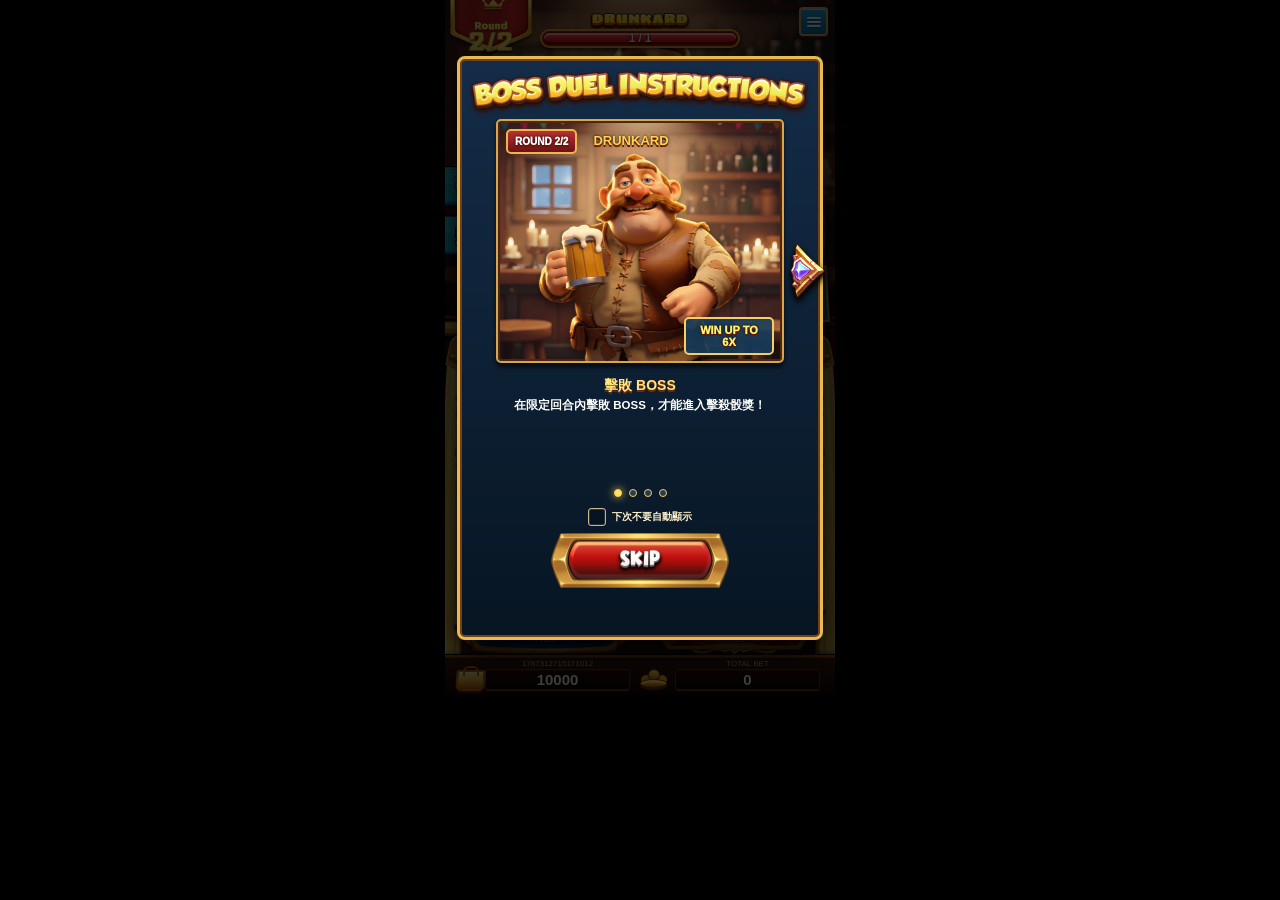
<file: index.html>
<!doctype html>
<html lang="zh-Hant">
  <head>
    <meta charset="utf-8">
    <meta name="viewport" content="width=device-width, initial-scale=1, viewport-fit=cover">
    <meta name="theme-color" content="#16090b">
    <title>Boss Duel</title>
    <meta http-equiv="refresh" content="0; url=./%E9%81%8A%E6%88%B2Demo.html?v=frontend-v110">
    <style>
      html,
      body {
        min-height: 100%;
        margin: 0;
        background: #16090b;
        color: #f7dfaa;
        font-family: system-ui, -apple-system, "Segoe UI", sans-serif;
      }

      body {
        display: grid;
        place-items: center;
        text-align: center;
      }

      a {
        color: inherit;
      }
    </style>
    <script>
      window.location.replace("./%E9%81%8A%E6%88%B2Demo.html?v=frontend-v110");
    </script>
  </head>
  <body>
    <p>正在進入 Boss Duel…<br><a href="./%E9%81%8A%E6%88%B2Demo.html?v=frontend-v110">如果沒有自動開啟，請點這裡</a></p>
  </body>
</html>
</file>
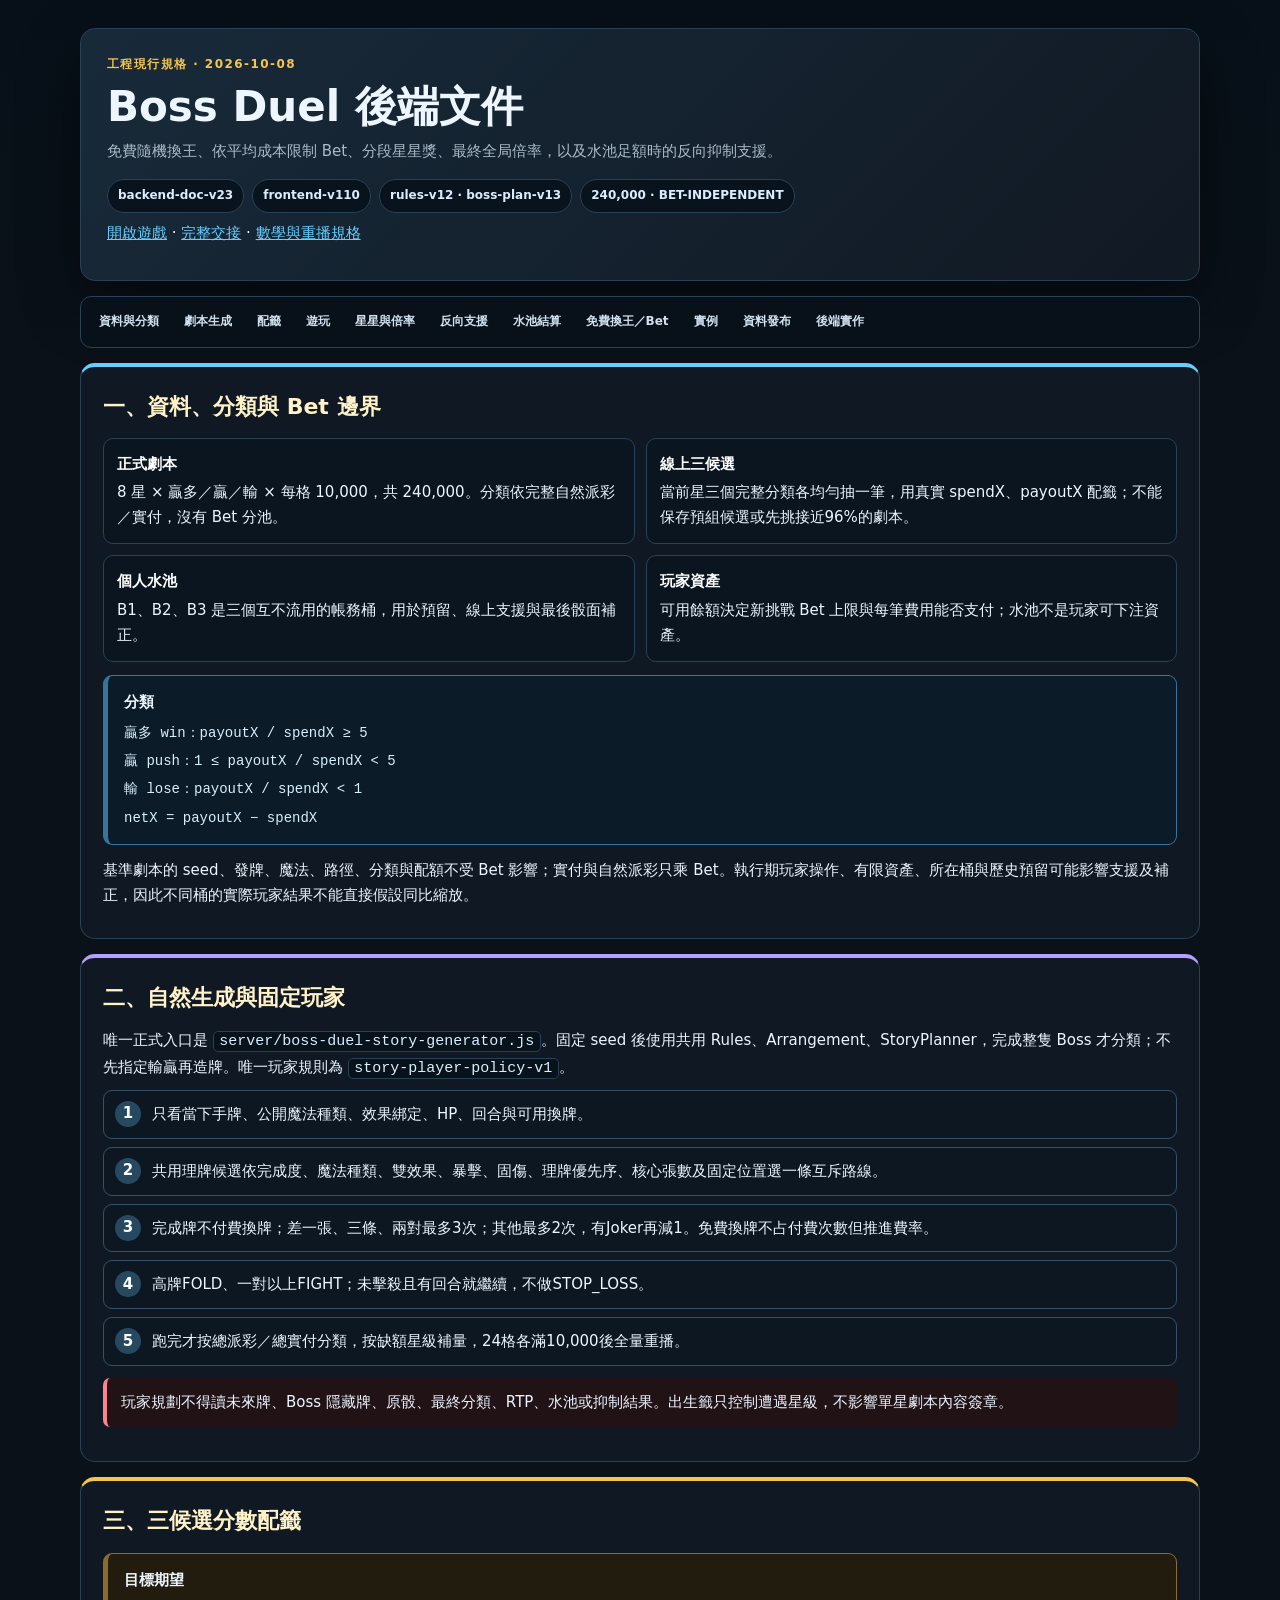
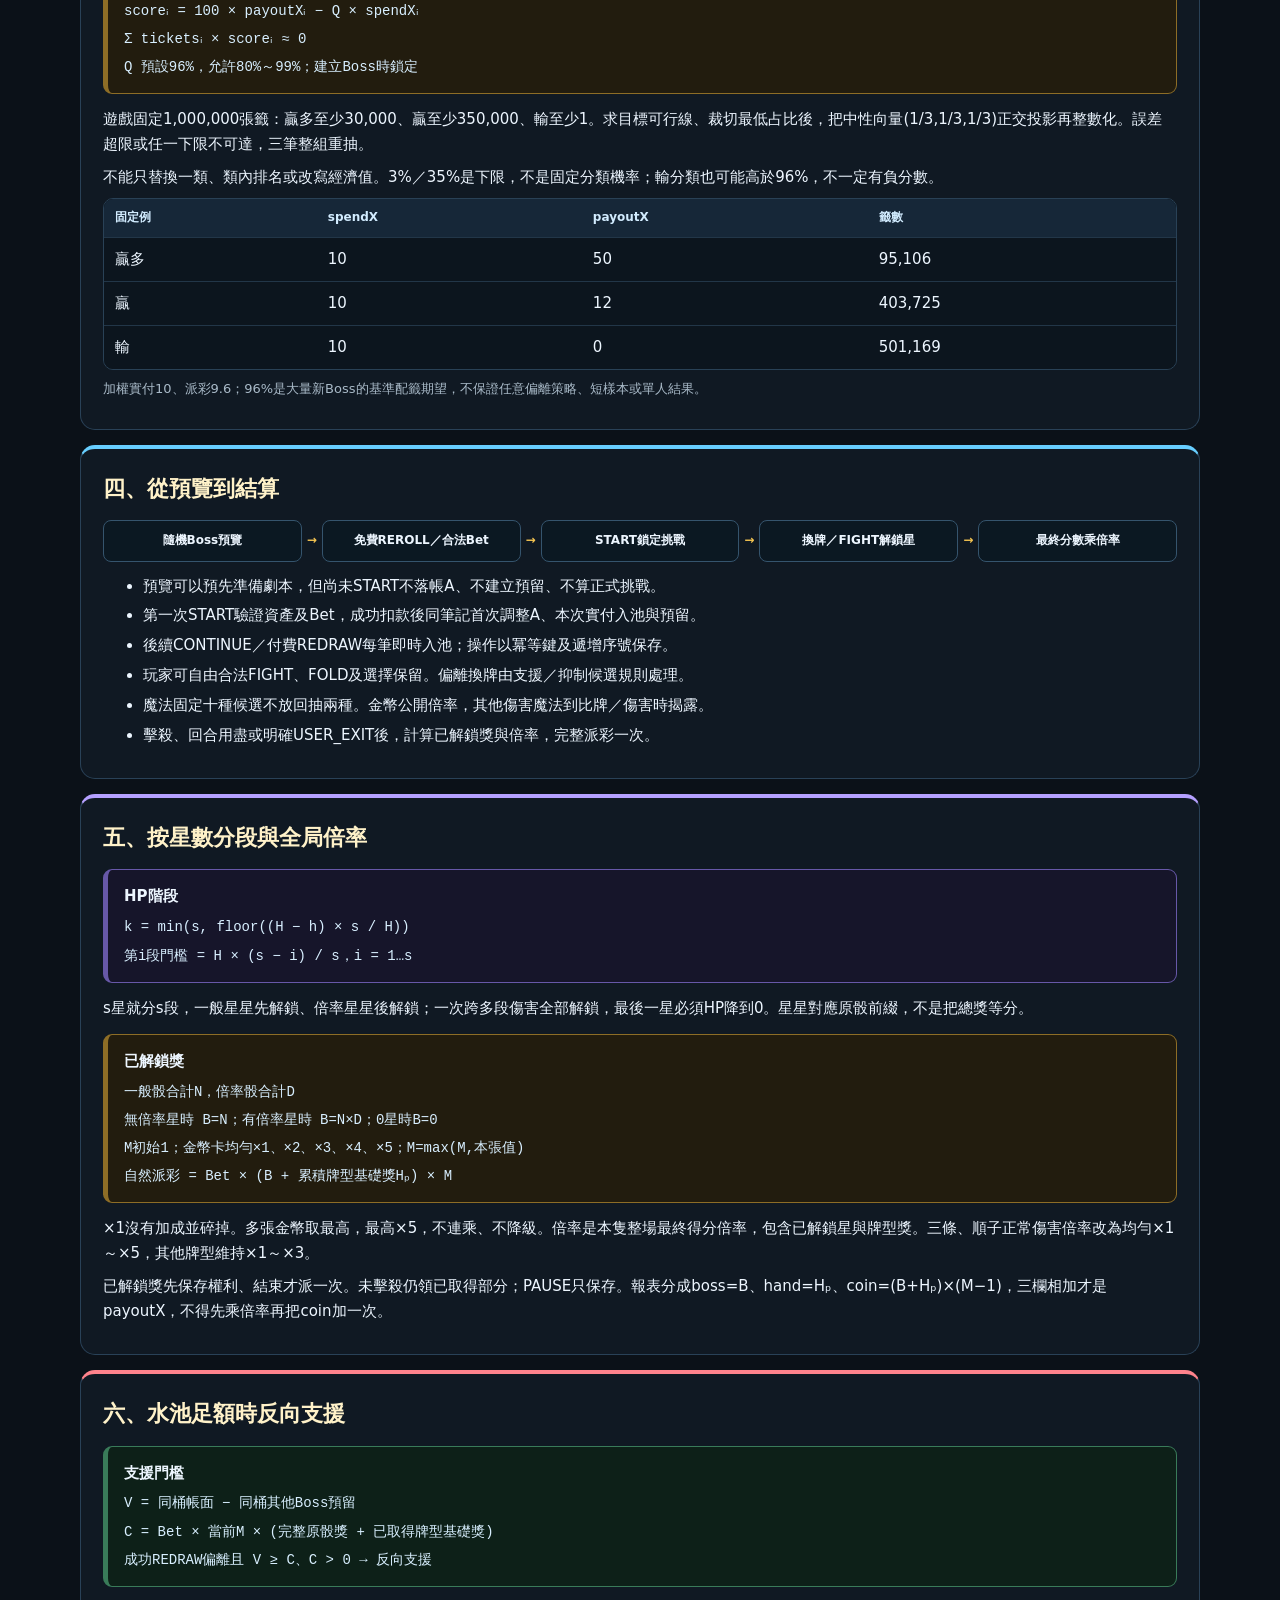
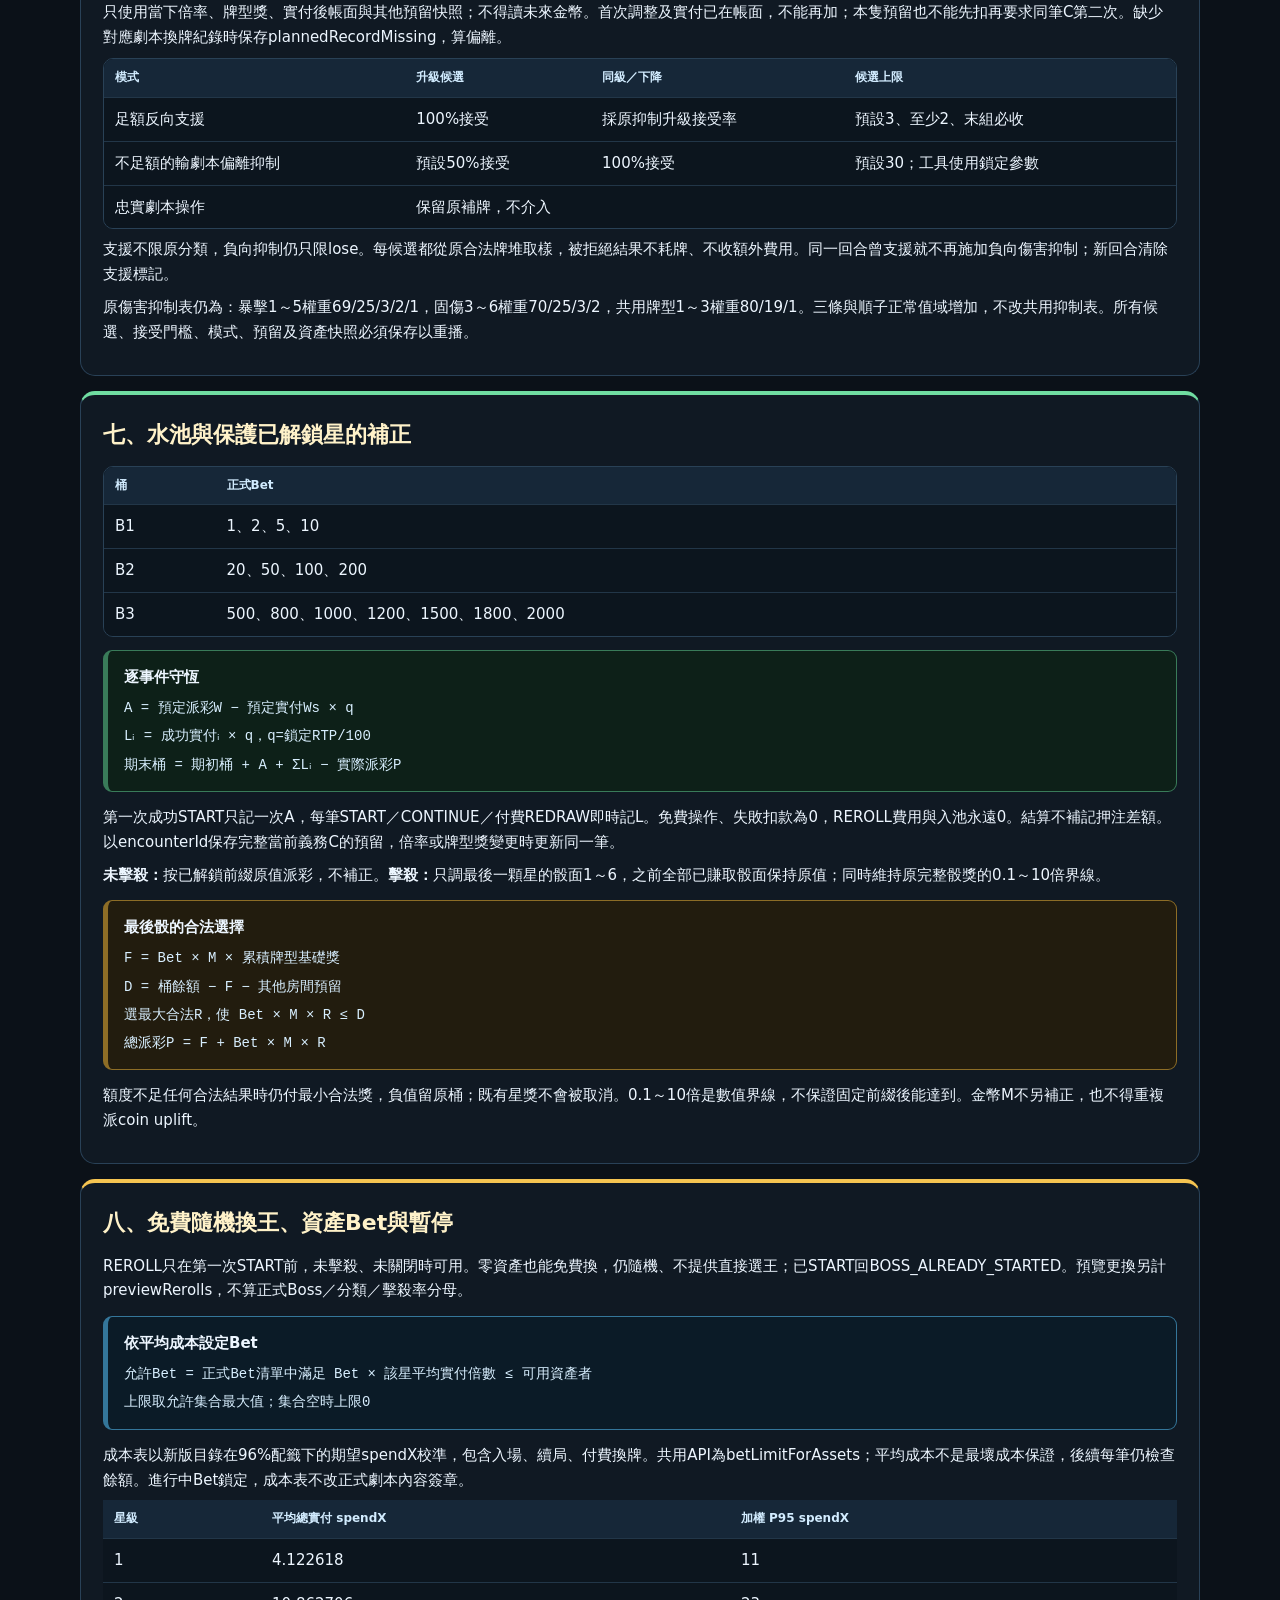
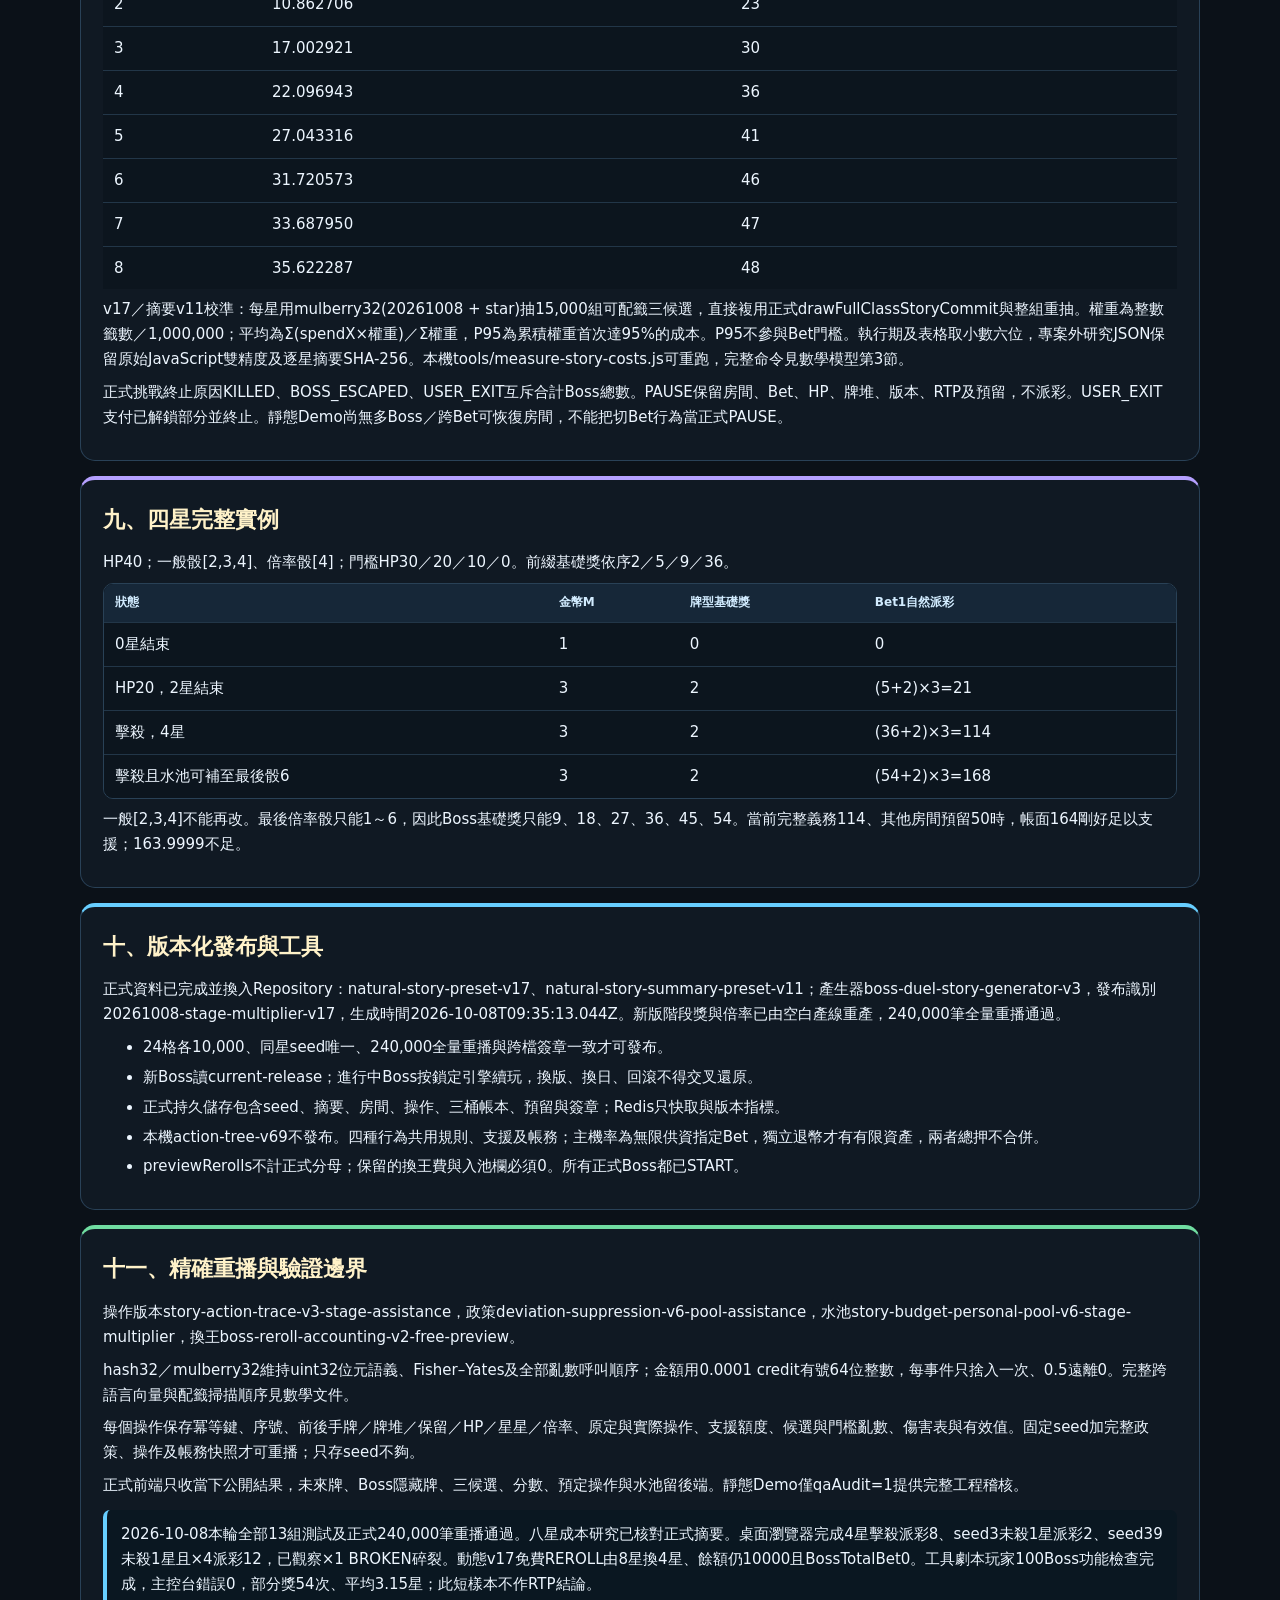
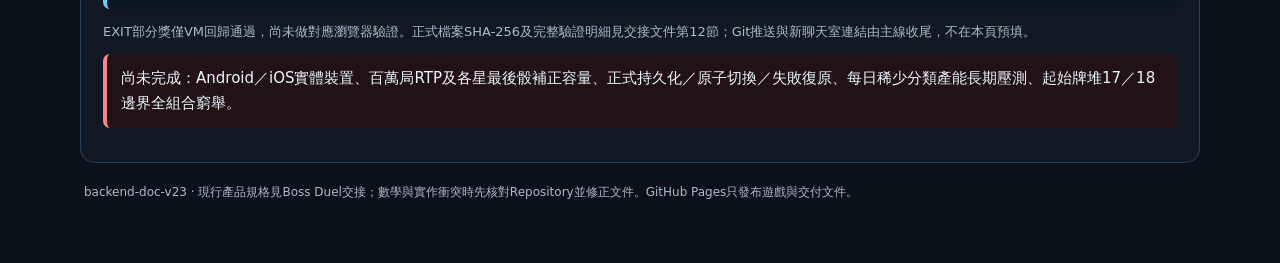
<file: 後端文件.html>
<!doctype html>
<html lang="zh-Hant">
<head>
  <meta charset="utf-8">
  <meta name="viewport" content="width=device-width, initial-scale=1, viewport-fit=cover">
  <meta name="theme-color" content="#081019">
  <link rel="icon" href="data:,">
  <title>Boss Duel｜後端文件</title>
  <style>
    :root{color-scheme:dark;--bg:#081019;--panel:#101923;--panel2:#0b151f;--line:#294157;--ink:#edf6ff;--muted:#a9bac8;--blue:#67ceff;--violet:#b5a0ff;--gold:#f5c451;--green:#70dda1;--red:#ff838c}*{box-sizing:border-box}html{scroll-behavior:smooth}body{margin:0;background:linear-gradient(180deg,#071019,#0b1118 32rem);color:var(--ink);font:15px/1.66 system-ui,-apple-system,"Segoe UI","Noto Sans TC",sans-serif}.shell{width:min(1120px,calc(100% - 28px));margin:auto;padding:28px 0 64px}header,section{border:1px solid var(--line);border-radius:15px;background:var(--panel)}header{padding:26px;background:linear-gradient(135deg,#182a3a,#111923);box-shadow:0 22px 60px #0007}.eyebrow{margin:0 0 7px;color:var(--gold);font-size:12px;font-weight:900;letter-spacing:.12em}h1{margin:0;font-size:clamp(27px,4vw,42px);line-height:1.18}h2{margin:0 0 12px;color:#fff2c9;font-size:22px}h3{margin:20px 0 8px;padding-left:9px;border-left:3px solid #4b7390;color:#dcefff;font-size:16px}p,ul,ol{margin:8px 0}li+li{margin-top:5px}a{color:var(--blue)}code{color:#d8efff;background:#08121b;border:1px solid #284157;border-radius:5px;padding:.08rem .34rem;overflow-wrap:anywhere}.lead{max-width:900px;color:var(--muted)}.badges,.terms{display:flex;flex-wrap:wrap;gap:8px;margin-top:15px}.badge,.terms span{padding:6px 10px;border:1px solid var(--line);border-radius:999px;background:#09131d;color:#dcecff;font-size:12px;font-weight:800}nav{position:sticky;top:0;z-index:3;display:flex;gap:7px;overflow:auto;margin:15px 0;padding:9px;border:1px solid var(--line);border-radius:11px;background:#09121bea;backdrop-filter:blur(12px)}nav a{flex:0 0 auto;padding:6px 9px;border-radius:7px;color:#d0e1ef;font-size:12px;font-weight:800;text-decoration:none}nav a:hover{background:#193044}section{margin-top:15px;padding:22px;scroll-margin-top:68px}.blue{border-top:4px solid var(--blue)}.violet{border-top:4px solid var(--violet)}.gold{border-top:4px solid var(--gold)}.green{border-top:4px solid var(--green)}.red{border-top:4px solid var(--red)}.grid{display:grid;grid-template-columns:repeat(2,minmax(0,1fr));gap:11px}.grid.four{grid-template-columns:repeat(4,minmax(0,1fr))}.card{padding:13px;border:1px solid #294257;border-radius:10px;background:var(--panel2)}.card strong{display:block;margin-bottom:4px;color:#fff}.flow{display:grid;grid-template-columns:repeat(5,minmax(0,1fr));gap:22px;margin:14px 0}.flow .node{position:relative;padding:12px;border:1px solid #3a5870;border-radius:10px;background:#0c1823}.flow .node:not(:last-child)::after{content:"→";position:absolute;right:-17px;top:50%;color:var(--gold);font-weight:900;transform:translateY(-50%)}.flow b{display:block;margin-bottom:3px;color:#fff}.steps{counter-reset:item;display:grid;gap:8px}.steps>div{position:relative;padding:11px 12px 11px 48px;border:1px solid #355069;border-radius:9px;background:#0c1721}.steps>div::before{counter-increment:item;content:counter(item);position:absolute;left:11px;top:10px;display:grid;width:26px;height:26px;place-items:center;border-radius:50%;background:#274960;color:#fff;font-weight:900}.formula{margin:13px 0;padding:14px 16px;border:1px solid;border-left-width:5px;border-radius:9px;background:#09141e}.formula strong{display:block;margin-bottom:7px}.formula code{display:block;margin-top:5px;border:0;background:transparent;padding:0;font-size:14px}.formula.bluebox{border-color:#34769a;background:#0b1b27}.formula.violetbox{border-color:#6758a8;background:#16152a}.formula.goldbox{border-color:#8d6d26;background:#221c0e}.formula.greenbox{border-color:#397b59;background:#0d2018}.note,.warning,.pass{margin:12px 0;padding:12px 14px;border-left:4px solid var(--blue);border-radius:7px;background:#0a1721}.warning{border-color:var(--red);background:#211216}.pass{border-color:var(--green);background:#0d2019}.table-wrap{overflow:auto;-webkit-overflow-scrolling:touch;border:1px solid #294156;border-radius:10px}table{width:100%;border-collapse:collapse;min-width:680px;background:#0c151e}th,td{padding:9px 11px;border-bottom:1px solid #223648;text-align:left;vertical-align:top}th{background:#162738;color:#d2ecff;font-size:12px}tr:last-child td{border-bottom:0}.tight td,.tight th{white-space:nowrap}.state{display:flex;align-items:stretch;gap:20px;overflow:auto;margin:12px 0}.state span{position:relative;flex:1 0 135px;padding:10px;border:1px solid #35546d;border-radius:8px;background:#0b1822;text-align:center;font-size:12px;font-weight:900}.state span:not(:last-child)::after{content:"→";position:absolute;right:-16px;color:var(--gold)}.split-title{display:flex;align-items:center;gap:10px;margin-top:18px}.split-title::after{content:"";height:1px;flex:1;background:#294157}.small{color:var(--muted);font-size:13px}footer{padding:20px 4px 0;color:var(--muted);font-size:12px}@media(max-width:850px){.grid.four{grid-template-columns:repeat(2,minmax(0,1fr))}.flow{grid-template-columns:1fr;gap:18px}.flow .node:not(:last-child)::after{content:"↓";right:auto;left:50%;top:auto;bottom:-18px}}@media(max-width:680px){.shell{width:min(100% - 18px,1120px);padding-top:10px}header,section{padding:16px}.grid,.grid.four{grid-template-columns:1fr}}
  </style>
  <style>
    .execution-order{display:flex;gap:8px;overflow:auto;margin:14px 0;padding:12px;border:1px solid #355069;border-radius:11px;background:#09131d}.execution-order span{position:relative;flex:1 0 132px;padding:9px 28px 9px 10px;border:1px solid #31516b;border-radius:8px;background:#0d1b27;color:#e9f5ff;font-size:12px;font-weight:850}.execution-order span:not(:last-child)::after{content:"→";position:absolute;right:9px;color:var(--gold)}
    .case{margin-top:18px;padding:18px;border:1px solid #355069;border-radius:13px;background:#0a141e}.case>h3{margin-top:0}.case-summary{display:grid;grid-template-columns:repeat(5,minmax(0,1fr));gap:8px;margin:10px 0 14px}.case-summary div{padding:10px;border:1px solid #294257;border-radius:8px;background:#0d1a25}.case-summary strong{display:block;color:#fff;font-size:12px}.case-summary span{color:var(--muted);font-size:12px}.picked td{background:#182a22;color:#effff5}.case-step{margin-top:11px;padding:13px;border:1px solid #294257;border-radius:10px;background:#0d1822}.case-step-title{display:flex;align-items:center;gap:9px;margin-bottom:9px;color:#fff;font-weight:900}.step-no{display:grid;flex:0 0 28px;width:28px;height:28px;place-items:center;border-radius:50%;background:#2b5875;color:#fff}.lanes{display:grid;grid-template-columns:repeat(2,minmax(0,1fr));gap:8px}.lane{padding:10px 11px;border-left:4px solid #426782;border-radius:7px;background:#0a141e}.lane strong{display:block;margin-bottom:4px;color:#fff;font-size:12px}.lane.player{border-color:var(--blue)}.lane.script{border-color:var(--violet)}.lane.actual{border-color:var(--gold)}.lane.backend{border-color:var(--green)}.cards-line{display:flex;flex-wrap:wrap;gap:4px;margin:6px 0}.playing-card{display:inline-flex;min-width:36px;min-height:30px;align-items:center;justify-content:center;padding:3px 6px;border:1px solid #536f86;border-radius:6px;background:#eaf2f7;color:#10202d;font-weight:900;line-height:1}.playing-card.red-suit{color:#ba2936}.ledger{margin-top:12px;padding:13px 15px;border:2px solid #397b59;border-radius:10px;background:#0d2018}.ledger code{display:block;margin-top:5px;border:0;background:transparent;padding:0}.case .table-wrap table{min-width:820px}@media(max-width:850px){.case-summary{grid-template-columns:repeat(2,minmax(0,1fr))}}@media(max-width:680px){.case{padding:13px}.case-summary,.lanes{grid-template-columns:1fr}.execution-order span{flex-basis:118px}}
  </style>
</head>
<body>
  <main class="shell">
    <header>
      <p class="eyebrow">工程現行規格 · 2026-10-08</p>
      <h1>Boss Duel 後端文件</h1>
      <p class="lead">免費隨機換王、依平均成本限制 Bet、分段星星獎、最終全局倍率，以及水池足額時的反向抑制支援。</p>
      <div class="badges"><span class="badge">backend-doc-v23</span><span class="badge">frontend-v110</span><span class="badge">rules-v12 · boss-plan-v13</span><span class="badge">240,000 · BET-INDEPENDENT</span></div>
      <p><a href="遊戲Demo.html?v=frontend-v110">開啟遊戲</a> · <a href="docs/Boss%20Duel%20交接.md">完整交接</a> · <a href="docs/Boss%20Duel%20劇本池數學模型.md">數學與重播規格</a></p>
    </header>
    <nav aria-label="文件章節"><a href="#terms">資料與分類</a><a href="#script">劇本生成</a><a href="#tickets">配籤</a><a href="#play">遊玩</a><a href="#stages">星星與倍率</a><a href="#suppress">反向支援</a><a href="#pool">水池結算</a><a href="#reroll">免費換王／Bet</a><a href="#examples">實例</a><a href="#data">資料發布</a><a href="#backend">後端實作</a></nav>

    <section id="terms" class="blue">
      <h2>一、資料、分類與 Bet 邊界</h2>
      <div class="grid">
        <div class="card"><strong>正式劇本</strong>8 星 × 贏多／贏／輸 × 每格 10,000，共 240,000。分類依完整自然派彩／實付，沒有 Bet 分池。</div>
        <div class="card"><strong>線上三候選</strong>當前星三個完整分類各均勻抽一筆，用真實 spendX、payoutX 配籤；不能保存預組候選或先挑接近96%的劇本。</div>
        <div class="card"><strong>個人水池</strong>B1、B2、B3 是三個互不流用的帳務桶，用於預留、線上支援與最後骰面補正。</div>
        <div class="card"><strong>玩家資產</strong>可用餘額決定新挑戰 Bet 上限與每筆費用能否支付；水池不是玩家可下注資產。</div>
      </div>
      <div class="formula bluebox"><strong>分類</strong><code>贏多 win：payoutX / spendX ≥ 5</code><code>贏 push：1 ≤ payoutX / spendX &lt; 5</code><code>輸 lose：payoutX / spendX &lt; 1</code><code>netX = payoutX − spendX</code></div>
      <p>基準劇本的 seed、發牌、魔法、路徑、分類與配額不受 Bet 影響；實付與自然派彩只乘 Bet。執行期玩家操作、有限資產、所在桶與歷史預留可能影響支援及補正，因此不同桶的實際玩家結果不能直接假設同比縮放。</p>
    </section>

    <section id="script" class="violet">
      <h2>二、自然生成與固定玩家</h2>
      <p>唯一正式入口是 <code>server/boss-duel-story-generator.js</code>。固定 seed 後使用共用 Rules、Arrangement、StoryPlanner，完成整隻 Boss 才分類；不先指定輸贏再造牌。唯一玩家規則為 <code>story-player-policy-v1</code>。</p>
      <div class="steps"><div>只看當下手牌、公開魔法種類、效果綁定、HP、回合與可用換牌。</div><div>共用理牌候選依完成度、魔法種類、雙效果、暴擊、固傷、理牌優先序、核心張數及固定位置選一條互斥路線。</div><div>完成牌不付費換牌；差一張、三條、兩對最多3次；其他最多2次，有Joker再減1。免費換牌不占付費次數但推進費率。</div><div>高牌FOLD、一對以上FIGHT；未擊殺且有回合就繼續，不做STOP_LOSS。</div><div>跑完才按總派彩／總實付分類，按缺額星級補量，24格各滿10,000後全量重播。</div></div>
      <p class="warning">玩家規劃不得讀未來牌、Boss 隱藏牌、原骰、最終分類、RTP、水池或抑制結果。出生籤只控制遭遇星級，不影響單星劇本內容簽章。</p>
    </section>

    <section id="tickets" class="gold">
      <h2>三、三候選分數配籤</h2>
      <div class="formula goldbox"><strong>目標期望</strong><code>scoreᵢ = 100 × payoutXᵢ − Q × spendXᵢ</code><code>Σ ticketsᵢ × scoreᵢ ≈ 0</code><code>Q 預設96%，允許80%～99%；建立Boss時鎖定</code></div>
      <p>遊戲固定1,000,000張籤：贏多至少30,000、贏至少350,000、輸至少1。求目標可行線、裁切最低占比後，把中性向量(1/3,1/3,1/3)正交投影再整數化。誤差超限或任一下限不可達，三筆整組重抽。</p>
      <p>不能只替換一類、類內排名或改寫經濟值。3%／35%是下限，不是固定分類機率；輸分類也可能高於96%，不一定有負分數。</p>
      <div class="table-wrap"><table><thead><tr><th>固定例</th><th>spendX</th><th>payoutX</th><th>籤數</th></tr></thead><tbody><tr><td>贏多</td><td>10</td><td>50</td><td>95,106</td></tr><tr><td>贏</td><td>10</td><td>12</td><td>403,725</td></tr><tr><td>輸</td><td>10</td><td>0</td><td>501,169</td></tr></tbody></table></div>
      <p class="small">加權實付10、派彩9.6；96%是大量新Boss的基準配籤期望，不保證任意偏離策略、短樣本或單人結果。</p>
    </section>

    <section id="play" class="blue">
      <h2>四、從預覽到結算</h2>
      <div class="state"><span>隨機Boss預覽</span><span>免費REROLL／合法Bet</span><span>START鎖定挑戰</span><span>換牌／FIGHT解鎖星</span><span>最終分數乘倍率</span></div>
      <ul><li>預覽可以預先準備劇本，但尚未START不落帳A、不建立預留、不算正式挑戰。</li><li>第一次START驗證資產及Bet，成功扣款後同筆記首次調整A、本次實付入池與預留。</li><li>後續CONTINUE／付費REDRAW每筆即時入池；操作以冪等鍵及遞增序號保存。</li><li>玩家可自由合法FIGHT、FOLD及選擇保留。偏離換牌由支援／抑制候選規則處理。</li><li>魔法固定十種候選不放回抽兩種。金幣公開倍率，其他傷害魔法到比牌／傷害時揭露。</li><li>擊殺、回合用盡或明確USER_EXIT後，計算已解鎖獎與倍率，完整派彩一次。</li></ul>
    </section>

    <section id="stages" class="violet">
      <h2>五、按星數分段與全局倍率</h2>
      <div class="formula violetbox"><strong>HP階段</strong><code>k = min(s, floor((H − h) × s / H))</code><code>第i段門檻 = H × (s − i) / s，i = 1…s</code></div>
      <p>s星就分s段，一般星星先解鎖、倍率星星後解鎖；一次跨多段傷害全部解鎖，最後一星必須HP降到0。星星對應原骰前綴，不是把總獎等分。</p>
      <div class="formula goldbox"><strong>已解鎖獎</strong><code>一般骰合計N，倍率骰合計D</code><code>無倍率星時 B=N；有倍率星時 B=N×D；0星時B=0</code><code>M初始1；金幣卡均勻×1、×2、×3、×4、×5；M=max(M,本張值)</code><code>自然派彩 = Bet × (B + 累積牌型基礎獎Hₚ) × M</code></div>
      <p>×1沒有加成並碎掉。多張金幣取最高，最高×5，不連乘、不降級。倍率是本隻整場最終得分倍率，包含已解鎖星與牌型獎。三條、順子正常傷害倍率改為均勻×1～×5，其他牌型維持×1～×3。</p>
      <p>已解鎖獎先保存權利、結束才派一次。未擊殺仍領已取得部分；PAUSE只保存。報表分成boss=B、hand=Hₚ、coin=(B+Hₚ)×(M−1)，三欄相加才是payoutX，不得先乘倍率再把coin加一次。</p>
    </section>

    <section id="suppress" class="red">
      <h2>六、水池足額時反向支援</h2>
      <div class="formula greenbox"><strong>支援門檻</strong><code>V = 同桶帳面 − 同桶其他Boss預留</code><code>C = Bet × 當前M × (完整原骰獎 + 已取得牌型基礎獎)</code><code>成功REDRAW偏離且 V ≥ C、C &gt; 0 → 反向支援</code></div>
      <p>只使用當下倍率、牌型獎、實付後帳面與其他預留快照；不得讀未來金幣。首次調整及實付已在帳面，不能再加；本隻預留也不能先扣再要求同筆C第二次。缺少對應劇本換牌紀錄時保存plannedRecordMissing，算偏離。</p>
      <div class="table-wrap"><table><thead><tr><th>模式</th><th>升級候選</th><th>同級／下降</th><th>候選上限</th></tr></thead><tbody><tr><td>足額反向支援</td><td>100%接受</td><td>採原抑制升級接受率</td><td>預設3、至少2、末組必收</td></tr><tr><td>不足額的輸劇本偏離抑制</td><td>預設50%接受</td><td>100%接受</td><td>預設30；工具使用鎖定參數</td></tr><tr><td>忠實劇本操作</td><td colspan="3">保留原補牌，不介入</td></tr></tbody></table></div>
      <p>支援不限原分類，負向抑制仍只限lose。每候選都從原合法牌堆取樣，被拒絕結果不耗牌、不收額外費用。同一回合曾支援就不再施加負向傷害抑制；新回合清除支援標記。</p>
      <p>原傷害抑制表仍為：暴擊1～5權重69/25/3/2/1，固傷3～6權重70/25/3/2，共用牌型1～3權重80/19/1。三條與順子正常值域增加，不改共用抑制表。所有候選、接受門檻、模式、預留及資產快照必須保存以重播。</p>
    </section>

    <section id="pool" class="green">
      <h2>七、水池與保護已解鎖星的補正</h2>
      <div class="table-wrap"><table><thead><tr><th>桶</th><th>正式Bet</th></tr></thead><tbody><tr><td>B1</td><td>1、2、5、10</td></tr><tr><td>B2</td><td>20、50、100、200</td></tr><tr><td>B3</td><td>500、800、1000、1200、1500、1800、2000</td></tr></tbody></table></div>
      <div class="formula greenbox"><strong>逐事件守恆</strong><code>A = 預定派彩W − 預定實付Ws × q</code><code>Lᵢ = 成功實付ᵢ × q，q=鎖定RTP/100</code><code>期末桶 = 期初桶 + A + ΣLᵢ − 實際派彩P</code></div>
      <p>第一次成功START只記一次A，每筆START／CONTINUE／付費REDRAW即時記L。免費操作、失敗扣款為0，REROLL費用與入池永遠0。結算不補記押注差額。以encounterId保存完整當前義務C的預留，倍率或牌型獎變更時更新同一筆。</p>
      <p><strong>未擊殺：</strong>按已解鎖前綴原值派彩，不補正。<strong>擊殺：</strong>只調最後一顆星的骰面1～6，之前全部已賺取骰面保持原值；同時維持原完整骰獎的0.1～10倍界線。</p>
      <div class="formula goldbox"><strong>最後骰的合法選擇</strong><code>F = Bet × M × 累積牌型基礎獎</code><code>D = 桶餘額 − F − 其他房間預留</code><code>選最大合法R，使 Bet × M × R ≤ D</code><code>總派彩P = F + Bet × M × R</code></div>
      <p>額度不足任何合法結果時仍付最小合法獎，負值留原桶；既有星獎不會被取消。0.1～10倍是數值界線，不保證固定前綴後能達到。金幣M不另補正，也不得重複派coin uplift。</p>
    </section>

    <section id="reroll" class="gold">
      <h2>八、免費隨機換王、資產Bet與暫停</h2>
      <p>REROLL只在第一次START前，未擊殺、未關閉時可用。零資產也能免費換，仍隨機、不提供直接選王；已START回BOSS_ALREADY_STARTED。預覽更換另計previewRerolls，不算正式Boss／分類／擊殺率分母。</p>
      <div class="formula bluebox"><strong>依平均成本設定Bet</strong><code>允許Bet = 正式Bet清單中滿足 Bet × 該星平均實付倍數 ≤ 可用資產者</code><code>上限取允許集合最大值；集合空時上限0</code></div>
      <p>成本表以新版目錄在96%配籤下的期望spendX校準，包含入場、續局、付費換牌。共用API為betLimitForAssets；平均成本不是最壞成本保證，後續每筆仍檢查餘額。進行中Bet鎖定，成本表不改正式劇本內容簽章。</p>
      <table><thead><tr><th>星級</th><th>平均總實付 spendX</th><th>加權 P95 spendX</th></tr></thead><tbody>
        <tr><td>1</td><td>4.122618</td><td>11</td></tr><tr><td>2</td><td>10.862706</td><td>23</td></tr>
        <tr><td>3</td><td>17.002921</td><td>30</td></tr><tr><td>4</td><td>22.096943</td><td>36</td></tr>
        <tr><td>5</td><td>27.043316</td><td>41</td></tr><tr><td>6</td><td>31.720573</td><td>46</td></tr>
        <tr><td>7</td><td>33.687950</td><td>47</td></tr><tr><td>8</td><td>35.622287</td><td>48</td></tr>
      </tbody></table>
      <p>v17／摘要v11校準：每星用mulberry32(20261008 + star)抽15,000組可配籤三候選，直接複用正式drawFullClassStoryCommit與整組重抽。權重為整數籤數／1,000,000；平均為Σ(spendX×權重)／Σ權重，P95為累積權重首次達95%的成本。P95不參與Bet門檻。執行期及表格取小數六位，專案外研究JSON保留原始JavaScript雙精度及逐星摘要SHA-256。本機tools/measure-story-costs.js可重跑，完整命令見數學模型第3節。</p>
      <p>正式挑戰終止原因KILLED、BOSS_ESCAPED、USER_EXIT互斥合計Boss總數。PAUSE保留房間、Bet、HP、牌堆、版本、RTP及預留，不派彩。USER_EXIT支付已解鎖部分並終止。靜態Demo尚無多Boss／跨Bet可恢復房間，不能把切Bet行為當正式PAUSE。</p>
    </section>

    <section id="examples" class="violet">
      <h2>九、四星完整實例</h2>
      <p>HP40；一般骰[2,3,4]、倍率骰[4]；門檻HP30／20／10／0。前綴基礎獎依序2／5／9／36。</p>
      <div class="table-wrap"><table><thead><tr><th>狀態</th><th>金幣M</th><th>牌型基礎獎</th><th>Bet1自然派彩</th></tr></thead><tbody><tr><td>0星結束</td><td>1</td><td>0</td><td>0</td></tr><tr><td>HP20，2星結束</td><td>3</td><td>2</td><td>(5+2)×3=21</td></tr><tr><td>擊殺，4星</td><td>3</td><td>2</td><td>(36+2)×3=114</td></tr><tr><td>擊殺且水池可補至最後骰6</td><td>3</td><td>2</td><td>(54+2)×3=168</td></tr></tbody></table></div>
      <p>一般[2,3,4]不能再改。最後倍率骰只能1～6，因此Boss基礎獎只能9、18、27、36、45、54。當前完整義務114、其他房間預留50時，帳面164剛好足以支援；163.9999不足。</p>
    </section>

    <section id="data" class="blue">
      <h2>十、版本化發布與工具</h2>
      <p>正式資料已完成並換入Repository：natural-story-preset-v17、natural-story-summary-preset-v11；產生器boss-duel-story-generator-v3，發布識別20261008-stage-multiplier-v17，生成時間2026-10-08T09:35:13.044Z。新版階段獎與倍率已由空白產線重產，240,000筆全量重播通過。</p>
      <ul><li>24格各10,000、同星seed唯一、240,000全量重播與跨檔簽章一致才可發布。</li><li>新Boss讀current-release；進行中Boss按鎖定引擎續玩，換版、換日、回滾不得交叉還原。</li><li>正式持久儲存包含seed、摘要、房間、操作、三桶帳本、預留與簽章；Redis只快取與版本指標。</li><li>本機action-tree-v69不發布。四種行為共用規則、支援及帳務；主機率為無限供資指定Bet，獨立退幣才有有限資產，兩者總押不合併。</li><li>previewRerolls不計正式分母；保留的換王費與入池欄必須0。所有正式Boss都已START。</li></ul>
    </section>

    <section id="backend" class="green">
      <h2>十一、精確重播與驗證邊界</h2>
      <p>操作版本story-action-trace-v3-stage-assistance，政策deviation-suppression-v6-pool-assistance，水池story-budget-personal-pool-v6-stage-multiplier，換王boss-reroll-accounting-v2-free-preview。</p>
      <p>hash32／mulberry32維持uint32位元語義、Fisher–Yates及全部亂數呼叫順序；金額用0.0001 credit有號64位整數，每事件只捨入一次、0.5遠離0。完整跨語言向量與配籤掃描順序見數學文件。</p>
      <p>每個操作保存冪等鍵、序號、前後手牌／牌堆／保留／HP／星星／倍率、原定與實際操作、支援額度、候選與門檻亂數、傷害表與有效值。固定seed加完整政策、操作及帳務快照才可重播；只存seed不夠。</p>
      <p>正式前端只收當下公開結果，未來牌、Boss隱藏牌、三候選、分數、預定操作與水池留後端。靜態Demo僅qaAudit=1提供完整工程稽核。</p>
      <p class="note">2026-10-08本輪全部13組測試及正式240,000筆重播通過。八星成本研究已核對正式摘要。桌面瀏覽器完成4星擊殺派彩8、seed3未殺1星派彩2、seed39未殺1星且×4派彩12，已觀察×1 BROKEN碎裂。動態v17免費REROLL由8星換4星、餘額仍10000且BossTotalBet0。工具劇本玩家100Boss功能檢查完成，主控台錯誤0，部分獎54次、平均3.15星；此短樣本不作RTP結論。</p>
      <p class="small">EXIT部分獎僅VM回歸通過，尚未做對應瀏覽器驗證。正式檔案SHA-256及完整驗證明細見交接文件第12節；Git推送與新聊天室連結由主線收尾，不在本頁預填。</p>
      <p class="warning">尚未完成：Android／iOS實體裝置、百萬局RTP及各星最後骰補正容量、正式持久化／原子切換／失敗復原、每日稀少分類產能長期壓測、起始牌堆17／18邊界全組合窮舉。</p>
    </section>
    <footer>backend-doc-v23 · 現行產品規格見Boss Duel交接；數學與實作衝突時先核對Repository並修正文件。GitHub Pages只發布遊戲與交付文件。</footer>
  </main>
</body>
</html>
</file>
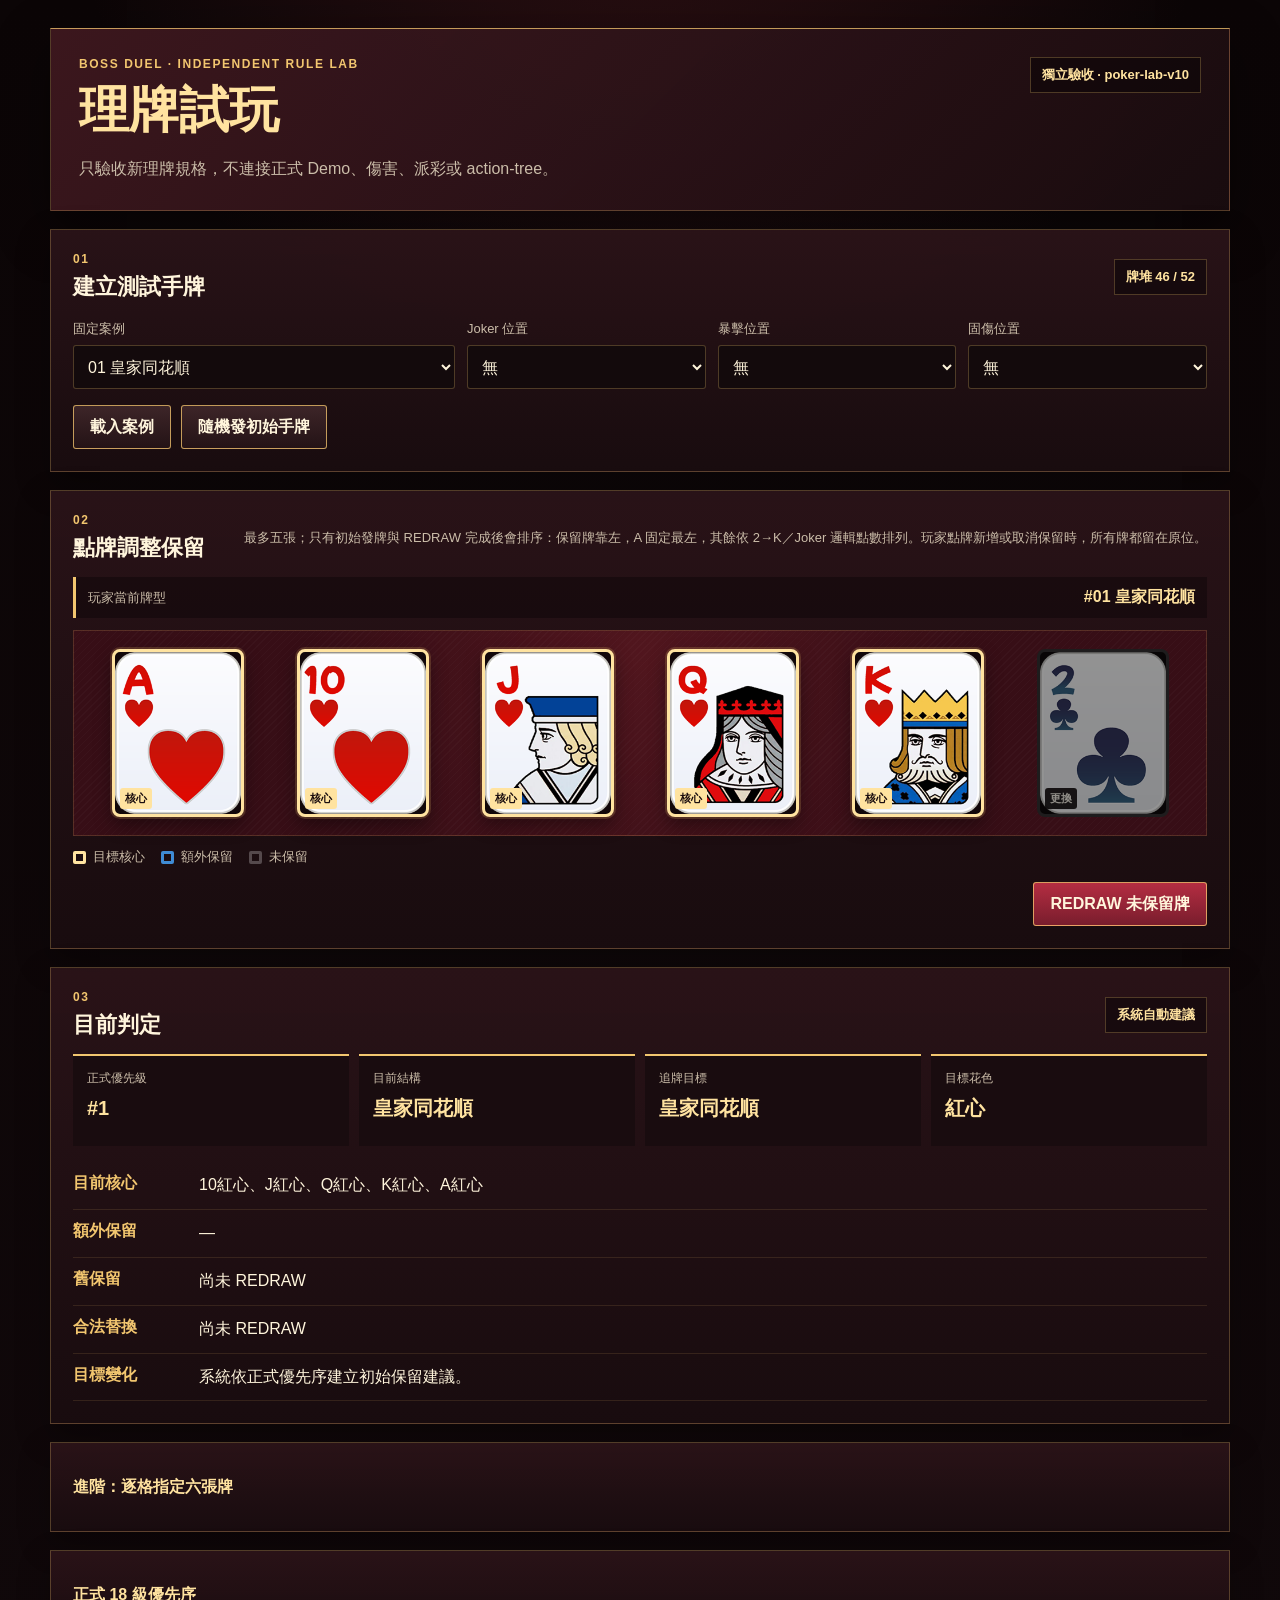
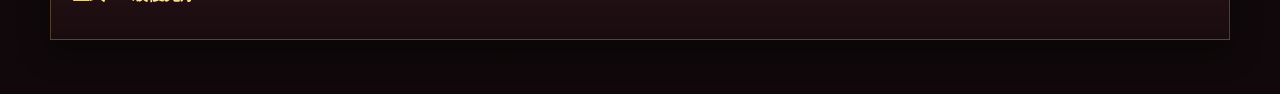
<file: 理牌試玩.html>
<!doctype html>
<html lang="zh-Hant">
<head>
  <meta charset="utf-8">
  <meta name="viewport" content="width=device-width, initial-scale=1, minimum-scale=1, maximum-scale=1, user-scalable=no, viewport-fit=cover, interactive-widget=resizes-content">
  <title>Boss Duel｜理牌試玩</title>
  <script>
    if (location.protocol === "file:") {
      const params = new URLSearchParams(location.search);
      params.set("v", "poker-lab-v10");
      location.replace(`http://127.0.0.1:4173/${encodeURIComponent("理牌試玩.html")}?${params}`);
    }
  </script>
  <link rel="icon" type="image/png" href="assets/mobile/ui-supplied/star.png">
  <link rel="stylesheet" href="src/poker-lab/boss-duel-poker-arrangement-lab.css?v=poker-lab-v10">
</head>
<body>
  <main class="lab-shell">
    <header class="lab-header">
      <div>
        <p class="eyebrow">BOSS DUEL · INDEPENDENT RULE LAB</p>
        <h1>理牌試玩</h1>
        <p class="header-copy">只驗收新理牌規格，不連接正式 Demo、傷害、派彩或 action-tree。</p>
      </div>
      <div class="scope-flag">獨立驗收 · poker-lab-v10</div>
    </header>

    <section class="control-panel" aria-labelledby="setupTitle">
      <div class="section-heading">
        <div>
          <p class="step-number">01</p>
          <h2 id="setupTitle">建立測試手牌</h2>
        </div>
        <p id="deckCount" class="deck-count">牌堆 46 / 52</p>
      </div>

      <div class="control-grid">
        <label>
          <span>固定案例</span>
          <select id="presetSelect"></select>
        </label>
        <label>
          <span>Joker 位置</span>
          <select id="jokerSlotSelect"></select>
        </label>
        <label>
          <span>暴擊位置</span>
          <select id="critSlotSelect"></select>
        </label>
        <label>
          <span>固傷位置</span>
          <select id="flatSlotSelect"></select>
        </label>
      </div>

      <div class="action-row">
        <button type="button" id="loadPresetButton" class="secondary-button">載入案例</button>
        <button type="button" id="randomHandButton" class="secondary-button">隨機發初始手牌</button>
      </div>
      <p id="validationError" class="validation-error" role="alert" hidden></p>
    </section>

    <section class="hand-panel" aria-labelledby="handTitle">
      <div class="section-heading compact-heading">
        <div>
          <p class="step-number">02</p>
          <h2 id="handTitle">點牌調整保留</h2>
        </div>
        <p class="interaction-note">最多五張；只有初始發牌與 REDRAW 完成後會排序：保留牌靠左，A 固定最左，其餘依 2→K／Joker 邏輯點數排列。玩家點牌新增或取消保留時，所有牌都留在原位。</p>
      </div>
      <div class="live-hand-status" role="status" aria-live="polite">
        <span>玩家當前牌型</span>
        <strong id="liveHandTypeValue">—</strong>
      </div>
      <div id="handCards" class="hand-cards" aria-live="polite"></div>
      <div class="card-legend" aria-label="牌面狀態圖例">
        <span><i class="legend-swatch core-swatch"></i>目標核心</span>
        <span><i class="legend-swatch extra-swatch"></i>額外保留</span>
        <span><i class="legend-swatch loose-swatch"></i>未保留</span>
      </div>
      <div class="hand-action-row">
        <button type="button" id="redrawButton" class="primary-button">REDRAW 未保留牌</button>
      </div>
    </section>

    <section class="result-panel" aria-labelledby="resultTitle">
      <div class="section-heading compact-heading">
        <div>
          <p class="step-number">03</p>
          <h2 id="resultTitle">目前判定</h2>
        </div>
        <p id="modeLabel" class="mode-label">系統自動建議</p>
      </div>

      <div class="summary-grid" aria-live="polite">
        <article>
          <span>正式優先級</span>
          <strong id="priorityValue">—</strong>
        </article>
        <article>
          <span>目前結構</span>
          <strong id="structureValue">—</strong>
        </article>
        <article>
          <span>追牌目標</span>
          <strong id="goalValue">—</strong>
        </article>
        <article>
          <span>目標花色</span>
          <strong id="suitValue">—</strong>
        </article>
      </div>

      <dl class="audit-list">
        <div><dt>目前核心</dt><dd id="coreValue">—</dd></div>
        <div><dt>額外保留</dt><dd id="extraValue">—</dd></div>
        <div><dt>舊保留</dt><dd id="oldKeepValue">尚未 REDRAW</dd></div>
        <div><dt>合法替換</dt><dd id="replacementValue">尚未 REDRAW</dd></div>
        <div><dt>目標變化</dt><dd id="changeValue">載入手牌後依正式優先序建立建議。</dd></div>
      </dl>
    </section>

    <details class="editor-panel">
      <summary>進階：逐格指定六張牌</summary>
      <div class="editor-table-wrap">
        <table class="editor-table">
          <thead><tr><th>位置</th><th>花色</th><th>點數</th><th>目前效果</th></tr></thead>
          <tbody id="cardEditorBody"></tbody>
        </table>
      </div>
      <button type="button" id="applyEditorButton" class="secondary-button">套用六張指定牌</button>
    </details>

    <details class="priority-panel">
      <summary>正式 18 級優先序</summary>
      <ol id="priorityList" class="priority-list"></ol>
      <p class="boundary-note">六張初始牌一定先在第 16「二花缺三花」前命中；第 17／18 只會在玩家手動縮小保留集合後成為目標。</p>
    </details>
  </main>

  <script src="src/core/boss-duel-poker-arrangement-core.js?v=poker-lab-v10"></script>
  <script src="src/poker-lab/boss-duel-poker-arrangement-lab.js?v=poker-lab-v10"></script>
</body>
</html>
</file>
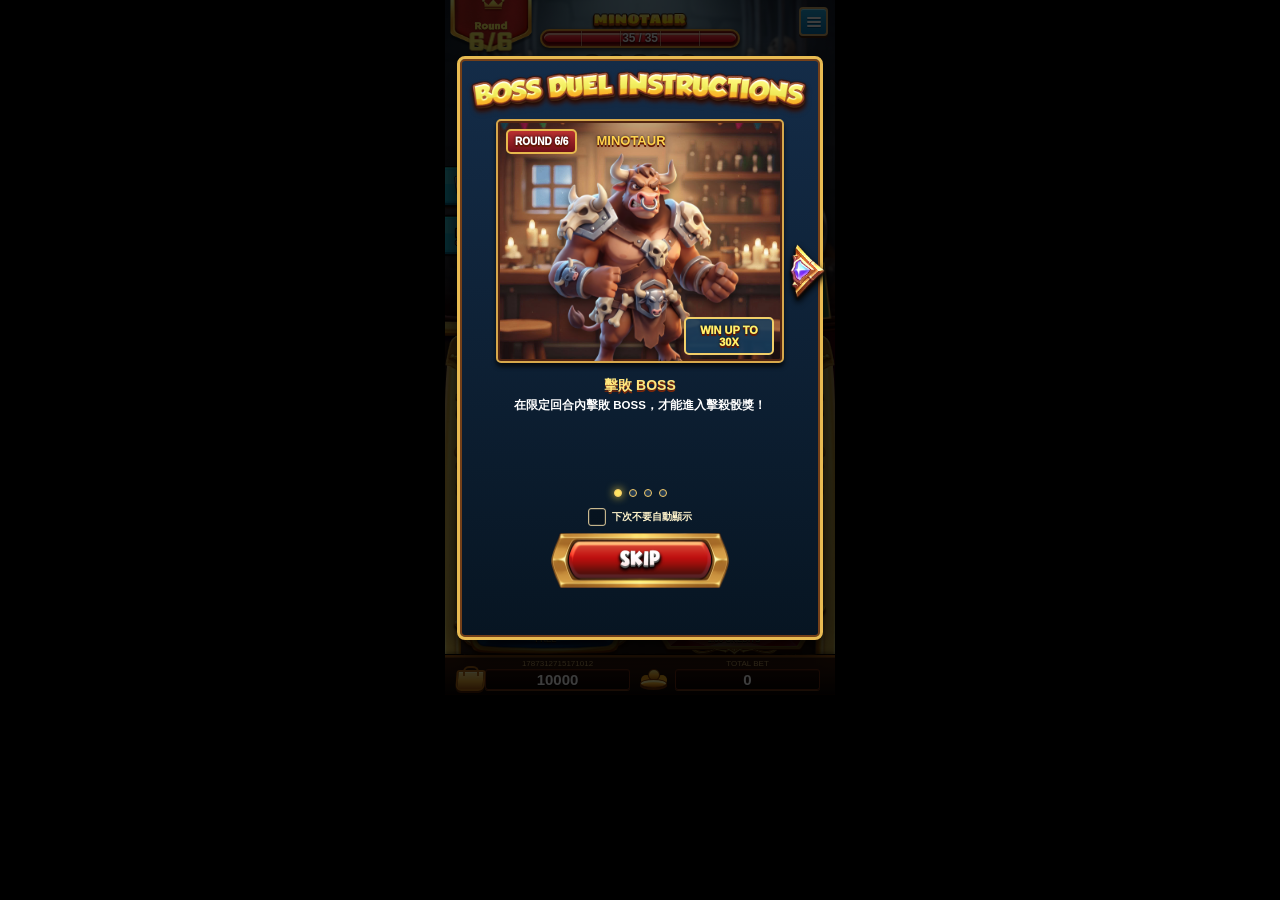
<file: 遊戲Demo.html>
<!doctype html>
<html lang="zh-Hant">
<head>
  <meta charset="utf-8">
  <meta name="viewport" content="width=device-width, initial-scale=1, minimum-scale=1, maximum-scale=1, user-scalable=no, viewport-fit=cover, interactive-widget=resizes-content">
  <meta name="format-detection" content="telephone=no">
  <meta name="mobile-web-app-capable" content="yes">
  <meta name="apple-mobile-web-app-capable" content="yes">
  <meta name="apple-mobile-web-app-status-bar-style" content="black-translucent">
  <meta name="theme-color" content="#080404">
  <title>Boss Duel｜遊戲Demo</title>
  <script>
    if (location.protocol === "file:") {
      const params = new URLSearchParams(location.search);
      params.set("v", "frontend-v110");
      location.replace(`http://127.0.0.1:4173/${encodeURIComponent("遊戲Demo.html")}?${params}`);
    }
  </script>
  <link rel="icon" type="image/png" href="assets/mobile/ui-supplied/star.png">
  <link rel="stylesheet" href="src/game/boss-duel-demo.css?v=frontend-v110">
</head>
<body>
  <main class="game-shell phase-ready booting" id="gameShell">
    <section id="bossStage" class="boss-stage" aria-label="Boss 戰鬥舞台">
      <div class="stage-vignette" aria-hidden="true"></div>

      <div id="roundRibbon" class="round-ribbon" hidden>
        <img class="round-word-art" src="assets/mobile/ui-supplied/round-word.png" alt="ROUND">
        <div id="roundCount" class="round-count" aria-label="7 / 7"><strong id="roundsLeft"></strong><i class="round-slash" aria-hidden="true"></i><span id="roundLimit"></span></div>
      </div>

      <div id="bossHud" class="boss-hud" hidden>
        <div class="boss-name-row">
          <span id="bossStars" class="boss-stars" aria-label="BOSS 星級載入中"></span>
          <span id="stageProgress" class="stage-progress" aria-live="polite">0 / 0 ★</span>
          <img id="bossNameArt" class="boss-name-art" alt="" hidden>
          <h1 id="bossName" class="sr-only">BOSS</h1>
        </div>
        <div class="hp-readout"><span>HP</span><strong id="hpText">27 / 27</strong></div>
        <div class="hp-track"><div id="hpFill" class="hp-fill"></div><div id="hpMilestones" class="hp-milestones" aria-hidden="true"></div></div>
      </div>

      <button id="menuButton" class="round-icon menu-button" type="button" aria-label="開啟選單" aria-expanded="false"><i></i><i></i><i></i></button>
      <nav id="quickMenu" class="quick-menu" hidden aria-label="遊戲選單">
        <button id="menuCloseButton" type="button" aria-label="收合選單" title="CLOSE">⌃</button>
        <button id="historyButton" type="button" aria-label="戰局紀錄" title="HISTORY">↶</button>
        <button id="menuHelpButton" type="button" aria-label="玩法說明" title="TUTORIAL">?</button>
        <button id="cardHelpButton" type="button" aria-label="牌型說明" title="HAND HELP">♠</button>
        <button id="soundButton" type="button" aria-label="音效切換" aria-pressed="true" title="SOUND">◖</button>
        <button id="menuTurboButton" type="button" aria-label="快速模式" aria-pressed="false" title="TURBO">»</button>
        <button id="languageButton" type="button" aria-label="介面語言" aria-pressed="false" title="LANGUAGE">◎</button>
        <button id="exitButton" type="button" aria-label="離開遊戲" title="EXIT">×</button>
        <span class="quick-menu-divider" aria-hidden="true"></span>
        <button id="modelInfoButton" class="developer-menu-item" type="button" aria-label="模型資訊" title="MODEL" hidden>▤</button>
      </nav>
      <button class="round-icon help-button" type="button" aria-label="玩法提示">?</button>
      <button class="round-icon turbo-button" type="button" aria-label="快速模式" aria-pressed="false">»</button>

      <div class="sync-pill">
        <span id="updateStatus">即時同步</span>
        <small id="modelVersion">v1</small>
      </div>

      <div id="bossSpineStage" class="boss-spine-stage" aria-hidden="true"></div>
      <img id="bossCharacter" class="boss-character" alt="" hidden>
      <div id="bossSpeech" class="boss-speech" hidden aria-live="polite"><span id="bossSpeechText">WELCOME TO THE DUEL!</span></div>

      <div id="countdownPanel" class="countdown-panel" hidden aria-live="assertive">
        <span id="countdownValue">10</span><small>S</small>
      </div>

      <div class="boss-cards" id="bossCards" aria-live="polite"></div>
      <div id="bossHandSpineStage" class="boss-hand-spine-stage" aria-hidden="true"></div>

      <div id="treasureBadge" class="treasure-badge" aria-label="最高獎金" hidden>
        <div id="treasureChest" class="chest" aria-hidden="true"><div id="treasureSpine" class="treasure-spine"></div><span></span></div>
        <strong id="winUpTo" class="sr-only">—</strong>
        <small id="diceFormula" class="sr-only">—</small>
      </div>

      <div id="coinBonusPanel" class="coin-bonus-panel" hidden aria-live="polite">
        <span>FINAL MULTIPLIER</span><strong id="coinBonusValue">×1</strong>
      </div>
    </section>

    <section class="table-panel" aria-label="Boss Duel 牌桌">
      <img class="paytable-art" src="assets/mobile/paytable-pink.png" alt="牌型賠付表">

      <div id="prestartPanel" class="prestart-panel">
        <div class="tutorial-label">TUTORIAL</div>
        <p>Unlock stars to earn rewards!<br>Reroll a Boss for free before you start.</p>
        <p>The higher the Boss star level,<br>the higher the bounty!</p>
        <strong>Let's start the challenge!</strong>
        <div class="bet-selector">
          <b>BET</b>
          <div><button id="betDown" type="button" aria-label="降低押注">◀</button><span id="prestartBet">1</span><button id="betUp" type="button" aria-label="提高押注">▶</button></div>
          <small id="betLimitHint">BET MAX —</small>
        </div>
      </div>

      <div class="magic-row" id="magicRow" aria-label="魔法卡"></div>

      <div id="combatMessage" class="combat-message" role="status" aria-live="polite">
        擊敗 BOSS，揭開首次 START 成功時就鎖定的骰子獎勵。
      </div>

      <div class="hand-zone">
        <div id="playerCards" class="cards" aria-live="polite"></div>
        <button id="deckStackButton" class="deck-stack" type="button" aria-label="查看剩餘牌堆" aria-expanded="false"><span></span><b>48</b></button>
      </div>

      <div id="handPlaque" class="hand-plaque">
        <strong id="playerHandName">等待發牌</strong>
        <span id="damagePreview">DMG —</span>
      </div>

      <div class="boss-hand-state" aria-hidden="true">
        <span>BOSS HAND</span><strong id="bossHandName">HIDDEN</strong>
      </div>

      <div class="action-bar" id="actionBar">
        <button id="rerollButton" type="button" class="game-button blue"><b>REROLL BOSS</b><small></small></button>
        <button id="entryButton" type="button" class="game-button red wide"><b><img class="action-word" src="assets/mobile/text-start.png" alt="START"></b><small>1.00 CREDITS</small></button>
        <button id="betButton" type="button" class="game-button green"><b><img class="action-word" src="assets/mobile/text-bet.png" alt="BET"></b><small>1</small></button>
        <button id="compareButton" type="button" class="game-button red" disabled><b><img class="action-word" src="assets/mobile/text-fight.png" alt="FIGHT"></b><small>COMPARE</small></button>
        <button id="drawButton" type="button" class="game-button purple" disabled><b><img class="action-word" src="assets/mobile/text-redraw.png" alt="REDRAW"></b><small></small></button>
        <button id="nextButton" type="button" class="game-button red next" hidden><b><img class="action-word" src="assets/mobile/text-continue-white.png" alt="CONTINUE"></b><small>NEXT BOSS</small></button>
      </div>

      <footer class="wallet-bar">
        <div><span id="playerName">1787312715171012</span><strong id="credits">10000</strong></div>
        <div class="brand-mark">BOSS <i>DUEL</i></div>
        <div><span>TOTAL BET</span><strong id="betValue">0</strong></div>
      </footer>
    </section>

    <section id="rerollConfirm" class="reroll-confirm" hidden aria-label="重抽 BOSS 確認">
      <div class="reroll-confirm-card">
        <div class="reroll-alert">!</div>
        <p><strong id="rerollConfirmCost">FREE</strong> REROLL BOSS</p>
        <small>Draw another random Boss before the battle starts.</small>
        <div class="reroll-confirm-actions">
          <button id="rerollCancel" type="button" class="confirm-cancel">CANCEL</button>
          <button id="rerollAccept" type="button" class="confirm-accept">CONFIRM</button>
        </div>
      </div>
    </section>

    <section id="tutorialOverlay" class="tutorial-overlay" hidden aria-label="玩法說明">
      <div class="tutorial-card">
        <img class="tutorial-title-art" src="assets/mobile/ui-supplied/tutorial-title.png" alt="Boss Duel Instructions">
        <div id="tutorialPages" class="tutorial-pages">
          <article class="tutorial-page active" data-tutorial-page="0">
            <div class="tutorial-visual tutorial-preview">
              <img id="tutorialBossCharacter" src="assets/mobile/boss-fallback/drunkard.png" alt="Boss">
              <div><span id="tutorialRound">ROUND 1/3</span><b id="tutorialBossName">DRUNKARD</b><i id="tutorialWinUpTo">WIN UP TO 6X</i></div>
            </div>
            <div class="tutorial-copy">
              <h3 data-copy-en="DEFEAT THE BOSS" data-copy-zh="擊敗 BOSS">DEFEAT THE BOSS</h3>
              <p data-copy-en="Within a limited number of rounds, defeat the BOSS to earn a Kill Reward!" data-copy-zh="在限定回合內擊敗 BOSS，才能進入擊殺骰獎！">Within a limited number of rounds, defeat the BOSS to earn a Kill Reward!</p>
            </div>
          </article>
          <article class="tutorial-page" data-tutorial-page="1" hidden>
            <div class="tutorial-visual"><img class="tutorial-page-art page-p2" src="assets/mobile/ui-supplied/tutorial-p2.png" alt="Use BET, START, and REDRAW while magic cards remain left of the player hand"></div>
            <div class="tutorial-copy">
              <h3 data-copy-en="KEEP FIVE. REDRAW THE REST." data-copy-zh="鎖定五張，換掉其餘牌">KEEP FIVE. REDRAW THE REST.</h3>
              <p data-copy-en="Tap cards to keep or discard. JOKER and bound magic effects stay attached to their card." data-copy-zh="點牌決定保留或換牌；JOKER 與暴擊／固傷效果會綁在指定牌上。">Tap cards to keep or discard. JOKER and bound magic effects stay attached to their card.</p>
            </div>
          </article>
          <article class="tutorial-page" data-tutorial-page="2" hidden>
            <div class="tutorial-visual"><div class="tutorial-composite-p3"><img src="assets/mobile/ui-supplied/tutorial-p3b.png" alt="Magic cards"><img src="assets/mobile/ui-supplied/tutorial-p3.png" alt="Player hand and poker hand type"></div></div>
            <div class="tutorial-copy">
              <h3 data-copy-en="UNLOCK STARS. KEEP YOUR REWARDS." data-copy-zh="解鎖星星，保留獎勵">UNLOCK STARS. KEEP YOUR REWARDS.</h3>
              <p data-copy-en="Each HP milestone unlocks a star, starting with normal dice. Keep unlocked rewards even if the Boss escapes." data-copy-zh="血量每達成一段就解鎖一顆星，先解鎖普通骰；未擊殺也能領取已解鎖獎勵。">Each HP milestone unlocks a star, starting with normal dice. Keep unlocked rewards even if the Boss escapes.</p>
            </div>
          </article>
          <article class="tutorial-page" data-tutorial-page="3" hidden>
            <div class="tutorial-visual">
              <div class="tutorial-bonus-preview" aria-label="Magic card bonuses and current Boss maximum reward">
                <div class="tutorial-bonus-cards"><img src="assets/mobile/magic-cards/crit.png" alt="Critical damage Magic Card"><img src="assets/mobile/magic-cards/coins.png" alt="Coin reward Magic Card"></div>
                <span aria-hidden="true">＋</span>
                <img id="tutorialTreasureReward" class="tutorial-treasure-reward" src="assets/mobile/treasure-labels/drunkard-6x.png" alt="Current Boss maximum reward">
              </div>
            </div>
            <div class="tutorial-copy">
              <h3 data-copy-en="BUILD YOUR BONUS. CLAIM THE TREASURE." data-copy-zh="累積加成，贏取寶箱獎勵">BUILD YOUR BONUS. CLAIM THE TREASURE.</h3>
              <p data-copy-en="Gold multiplies the final score by up to 5. Keep the highest multiplier; ×1 shatters. Damage magic reveals its value in battle." data-copy-zh="金幣卡讓最終得分乘上最高 5 倍，保留本隻最高倍率；×1 沒有加成並碎掉。傷害魔法在比牌時揭露。">Gold multiplies the final score by up to 5. Keep the highest multiplier; ×1 shatters. Damage magic reveals its value in battle.</p>
            </div>
          </article>
        </div>
        <button id="tutorialPrev" class="tutorial-arrow prev" type="button" aria-label="上一頁"></button>
        <button id="tutorialNext" class="tutorial-arrow next" type="button" aria-label="下一頁"></button>
        <div id="tutorialDots" class="tutorial-dots" aria-label="說明頁數"></div>
        <label class="tutorial-again"><input id="tutorialSkipPreference" type="checkbox"><i aria-hidden="true"></i><span data-copy-en="Don't show automatically again" data-copy-zh="下次不要自動顯示">Don't show automatically again</span></label>
        <button id="tutorialClose" type="button" aria-label="SKIP"><img src="assets/mobile/ui-supplied/tutorial-skip-word.png" alt=""></button>
      </div>
    </section>

    <section id="cardHelpPanel" class="info-overlay card-help-panel" hidden aria-label="牌型說明">
      <div class="info-card card-help-card">
        <button id="cardHelpClose" class="overlay-close" type="button" aria-label="關閉">×</button>
        <h2>POKER HANDS</h2>
        <div id="cardHelpList" class="card-help-list"></div>
      </div>
    </section>

    <section id="deckPanel" class="info-overlay deck-panel" hidden aria-label="剩餘牌堆">
      <div class="info-card deck-panel-card">
        <button id="deckPanelClose" class="overlay-close" type="button" aria-label="關閉">×</button>
        <h2>CARDS LEFT <span id="deckPanelTotal">52/52</span></h2>
        <div id="deckMatrix" class="deck-matrix"></div>
        <div id="deckSuitTotals" class="deck-suit-totals"></div>
      </div>
    </section>

    <section id="historyPanel" class="info-overlay history-panel" hidden aria-label="戰局紀錄">
      <div class="info-card history-card">
        <button id="historyClose" class="overlay-close" type="button" aria-label="關閉">×</button>
        <h2>BATTLE HISTORY</h2>
        <div id="historyList" class="history-list"><p>NO BATTLES YET</p></div>
      </div>
    </section>

    <section id="magicReveal" class="magic-reveal" hidden aria-live="assertive">
      <div id="magicDrawFan" class="magic-draw-fan" hidden aria-label="正在抽取魔法卡"></div>
      <div id="magicRevealCard" class="magic-reveal-card">
        <small id="magicRevealStep" class="magic-reveal-step">MAGIC 1 / 2</small>
        <div id="magicRevealIcon" class="magic-suits">♠ ♥ ♣ ♦</div>
        <strong id="magicRevealValue">1x~3x</strong>
        <b id="magicRevealHand">FULL HOUSE</b>
      </div>
      <p id="magicRevealDetail">Get a Full House to receive a<br><strong>1x~3x DMG multiplier</strong></p>
    </section>

    <section id="magicPreview" class="magic-preview" hidden role="dialog" aria-modal="true" aria-label="魔法卡說明">
      <button id="magicPreviewClose" class="overlay-close magic-preview-close" type="button" aria-label="關閉魔法卡說明">×</button>
      <div id="magicPreviewCard" class="magic-reveal-card magic-preview-card">
        <small id="magicPreviewStep" class="magic-reveal-step">MAGIC CARD</small>
        <div id="magicPreviewIcon" class="magic-suits">♠ ♥ ♣ ♦</div>
        <strong id="magicPreviewValue">1x~3x</strong>
        <b id="magicPreviewHand">FULL HOUSE</b>
      </div>
      <p id="magicPreviewDetail"></p>
    </section>

    <section id="compareFx" class="compare-fx" hidden aria-live="assertive">
      <div class="compare-hand player">
        <small>PLAYER</small>
        <strong id="comparePlayerHand">FULL HOUSE</strong>
      </div>
      <div id="comparePlayerCards" class="compare-card-row player" aria-label="玩家最佳五張"></div>
      <div class="compare-clash" aria-hidden="true"><i></i><b id="compareVerdict">VS</b><i></i></div>
      <div id="compareBossCards" class="compare-card-row boss" aria-label="BOSS 最佳五張"></div>
      <div class="compare-hand boss">
        <small>BOSS</small>
        <strong id="compareBossHand">TWO PAIR</strong>
      </div>
    </section>

    <section id="resultBoard" class="result-board" hidden aria-live="assertive">
      <div class="result-board-frame">
        <span id="resultBoardEyebrow">SHOWDOWN</span>
        <strong id="resultBoardTitle"></strong>
        <small id="resultBoardDetail">FULL HOUSE</small>
      </div>
    </section>

    <section id="combatFx" class="combat-fx" hidden aria-live="assertive">
      <div id="combatSpineStage" class="combat-spine-stage" aria-hidden="true"></div>
      <div class="combat-fx-panel">
        <output id="combatLiveDamage" class="combat-live-damage" aria-live="polite"><span>HAND DAMAGE</span><strong>0</strong><b>DMG</b></output>
        <span id="combatFxEyebrow">MAGIC ACTIVATED</span>
        <div id="combatFxCards" class="combat-fx-cards"></div>
        <div class="combat-projectile" aria-hidden="true"></div>
        <div class="combat-impact" aria-hidden="true"></div>
        <b id="combatImpactLabel" class="combat-impact-label">-24 HP</b>
        <strong id="combatFxTitle">FULL HOUSE HIT</strong>
        <p id="combatFxEquation">8 × 3 = 24 DMG</p>
      </div>
    </section>

    <section id="bossDefeatFx" class="boss-defeat-fx" hidden aria-hidden="true"></section>

    <section id="roundStartFx" class="round-start-fx" hidden aria-hidden="true">
      <strong id="roundActionLabel">START</strong>
    </section>

    <section id="roundWarningFx" class="round-warning-fx" hidden aria-live="assertive">
      <span>!</span><strong>1 ROUND LEFT!</strong>
    </section>

    <aside id="settingsSheet" class="settings-sheet" hidden aria-label="模型設定資訊">
      <div class="settings-card">
        <button id="closeSettings" type="button" class="settings-close" aria-label="關閉">×</button>
        <p id="settingsEyebrow" class="eyebrow">LIVE NATURAL STORY</p>
        <h2 id="settingsHeading">動態劇本／三分類分數配籤</h2>
        <dl>
          <div><dt id="cyclePositionLabel">公開 BOSS 序號</dt><dd id="cyclePosition">—</dd></div>
          <div><dt>骰子承諾</dt><dd id="diceLockState">已鎖定</dd></div>
          <div><dt>劇本版本</dt><dd id="combatLockState">v1</dd></div>
          <div><dt id="targetRtpLabel">目標 RTP</dt><dd id="targetRtp">96.00%</dd></div>
          <div><dt id="couplingLabel">供應模型</dt><dd id="couplingValue">三分類全池各抽 1 個 → 配籤 96%</dd></div>
          <div><dt>本次投入</dt><dd id="sessionSpend">0.00</dd></div>
          <div><dt>本次派彩</dt><dd id="sessionPayout">0.00</dd></div>
          <div><dt>本次 RTP</dt><dd id="sessionRtp">—</dd></div>
          <div><dt>長期核心投入</dt><dd id="personalSpend">0.00</dd></div>
          <div><dt>長期派彩</dt><dd id="personalPayout">0.00</dd></div>
          <div><dt>個人水池</dt><dd id="personalPool">不存在</dd></div>
          <div><dt>目前 Bet 桶</dt><dd id="activeBetPool">等待劇本</dd></div>
          <div><dt>本隻劇本</dt><dd id="supplyDecision">尚未 START</dd></div>
        </dl>
        <p id="settingsNote" class="pool-note">每隻 BOSS 從贏多／贏／輸各抽一個自然劇本，依三個具體結果與鎖定目標 RTP 即時配籤。出廠 RTP 為 96%，平台可設 80%～99%；建立後不受後續設定變更影響。擊殺時以合法骰面補正，原 BOSS 獎限制為 10%～1,000%（0.1～10 倍）。</p>
        <button id="resetButton" type="button" class="reset-button">重置個人體驗</button>
      </div>
    </aside>

    <section id="rewardPanel" class="reward-panel" hidden aria-live="assertive">
      <div class="reward-card">
        <div id="rewardIntro" class="reward-intro"><strong>REVEAL YOUR LUCK!</strong></div>
        <div id="rewardDice" class="reward-dice"></div>
        <div id="rewardTouch" class="reward-touch">TOUCH</div>
        <div id="rewardTotalBlock" class="reward-total" hidden><span>TOTAL WIN</span><strong id="rewardTotal">0x</strong></div>
      </div>
    </section>
  </main>

  <script src="assets/vendor/pixi.min.js?v=release-final-v16"></script>
  <script src="assets/vendor/pixi-spine.js?v=release-final-v16"></script>
  <script src="src/core/boss-duel-random.js?v=frontend-v110"></script>
  <script src="src/core/boss-duel-poker-arrangement-core.js?v=frontend-v110"></script>
  <script src="src/core/boss-duel-rules.js?v=frontend-v110"></script>
  <script src="src/core/boss-duel-story-planner.js?v=boss-plan-v13"></script>
  <script src="data/story/boss-duel-story-preset-v17.js?v=natural-story-preset-v17"></script>
  <script src="src/core/boss-duel-natural-story-core.js?v=frontend-v110"></script>
  <script src="src/game/boss-duel-demo.js?v=frontend-v110"></script>
</body>
</html>
</file>
<file: src/poker-lab/boss-duel-poker-arrangement-lab.css>
:root {
  color-scheme: dark;
  --page: #10080a;
  --surface: #211014;
  --surface-strong: #2d151a;
  --surface-soft: #190c0f;
  --line: rgba(231, 186, 104, 0.28);
  --line-strong: rgba(255, 207, 116, 0.72);
  --gold: #f2c66f;
  --gold-bright: #ffe3a0;
  --cream: #fff5dc;
  --muted: #cbbda9;
  --red: #9f2638;
  --red-bright: #d94c5e;
  --blue: #3f8bd4;
  --yellow: #f0bd37;
  --green: #51b87a;
  --shadow: rgba(0, 0, 0, 0.42);
  font-family: "Segoe UI", "Noto Sans TC", sans-serif;
}

* { box-sizing: border-box; }

body {
  margin: 0;
  min-width: 320px;
  color: var(--cream);
  background:
    radial-gradient(circle at 50% -10%, rgba(155, 46, 57, 0.24), transparent 36rem),
    linear-gradient(180deg, #0b0506 0, var(--page) 100%);
}

button, select { font: inherit; }
button, select, summary { touch-action: manipulation; }

button:focus-visible, select:focus-visible, summary:focus-visible {
  outline: 3px solid rgba(255, 220, 143, 0.82);
  outline-offset: 3px;
}

.lab-shell {
  width: min(1180px, calc(100% - 28px));
  margin: 0 auto;
  padding: 28px 0 54px;
}

.lab-header {
  display: flex;
  align-items: flex-start;
  justify-content: space-between;
  gap: 28px;
  padding: 28px;
  border: 1px solid var(--line);
  border-top-color: var(--line-strong);
  background: linear-gradient(135deg, rgba(62, 24, 31, 0.94), rgba(25, 12, 15, 0.96));
  box-shadow: 0 18px 50px var(--shadow);
}

.eyebrow, .step-number {
  margin: 0 0 6px;
  color: var(--gold);
  font-weight: 700;
  letter-spacing: 0.13em;
  font-size: 12px;
}

h1, h2 { margin: 0; font-family: Georgia, "Noto Serif TC", serif; }
h1 { font-size: clamp(30px, 5vw, 50px); color: var(--gold-bright); }
h2 { font-size: 22px; }

.header-copy {
  margin: 12px 0 0;
  color: var(--muted);
  line-height: 1.65;
}

.scope-flag, .mode-label, .deck-count {
  flex: 0 0 auto;
  margin: 0;
  padding: 8px 11px;
  border: 1px solid var(--line);
  color: var(--gold-bright);
  background: rgba(8, 4, 5, 0.48);
  font-size: 13px;
  font-weight: 700;
}

.control-panel, .hand-panel, .result-panel, .editor-panel, .priority-panel {
  margin-top: 18px;
  padding: 22px;
  border: 1px solid var(--line);
  background: linear-gradient(180deg, rgba(42, 19, 24, 0.96), rgba(25, 12, 15, 0.98));
  box-shadow: 0 12px 32px rgba(0, 0, 0, 0.28);
}

.section-heading {
  display: flex;
  align-items: center;
  justify-content: space-between;
  gap: 20px;
  margin-bottom: 18px;
}

.compact-heading { margin-bottom: 14px; }
.interaction-note { margin: 0; color: var(--muted); font-size: 13px; }

.live-hand-status {
  display: flex;
  align-items: center;
  justify-content: space-between;
  gap: 16px;
  margin-bottom: 12px;
  padding: 10px 12px;
  border-left: 3px solid var(--gold);
  color: var(--muted);
  background: rgba(8, 4, 5, 0.42);
  font-size: 13px;
}

.live-hand-status strong {
  color: var(--gold-bright);
  font-size: 16px;
}

.control-grid {
  display: grid;
  grid-template-columns: minmax(240px, 1.6fr) repeat(3, minmax(140px, 1fr));
  gap: 12px;
}

label > span {
  display: block;
  margin-bottom: 7px;
  color: var(--muted);
  font-size: 13px;
}

select {
  width: 100%;
  min-height: 44px;
  padding: 9px 34px 9px 10px;
  border: 1px solid var(--line);
  border-radius: 3px;
  color: var(--cream);
  background: #130a0c;
}

.action-row {
  display: flex;
  flex-wrap: wrap;
  gap: 10px;
  margin-top: 16px;
}

.primary-button, .secondary-button {
  min-height: 44px;
  padding: 10px 16px;
  border-radius: 3px;
  border: 1px solid var(--line-strong);
  color: var(--cream);
  font-weight: 800;
  cursor: pointer;
}

.primary-button { background: linear-gradient(180deg, #b42d42, #791d2d); }
.secondary-button { background: linear-gradient(180deg, #3d2528, #241316); }
.primary-button:hover, .secondary-button:hover { filter: brightness(1.14); }
.primary-button:disabled, .secondary-button:disabled { opacity: 0.45; cursor: not-allowed; }

.validation-error {
  margin: 14px 0 0;
  padding: 10px 12px;
  border-left: 3px solid var(--red-bright);
  color: #ffd7dc;
  background: rgba(159, 38, 56, 0.18);
}

.hand-cards {
  display: grid;
  grid-template-columns: repeat(6, minmax(0, 1fr));
  gap: clamp(5px, 1.2vw, 14px);
  padding: 18px;
  border: 1px solid rgba(239, 193, 104, 0.18);
  background:
    radial-gradient(circle at 50% 10%, rgba(199, 56, 67, 0.18), transparent 55%),
    repeating-linear-gradient(135deg, rgba(255,255,255,0.018) 0 1px, transparent 1px 5px),
    #370e16;
}

.playing-card-button {
  position: relative;
  width: 100%;
  max-width: 132px;
  margin: 0 auto;
  padding: 0;
  border: 3px solid rgba(255, 255, 255, 0.16);
  border-radius: 8px;
  color: var(--cream);
  background: #12080a;
  cursor: pointer;
  transition: transform 150ms ease, filter 150ms ease, border-color 150ms ease;
}

.playing-card-button::before {
  content: "";
  display: block;
  padding-top: 128.63%;
}

.playing-card-button:hover { transform: translateY(-4px); }
.playing-card-button.is-core { border-color: var(--gold-bright); box-shadow: 0 0 0 2px rgba(242, 198, 111, 0.18), 0 8px 18px rgba(0,0,0,.4); }
.playing-card-button.is-extra { border-color: var(--blue); box-shadow: 0 0 0 2px rgba(63, 139, 212, 0.2), 0 8px 18px rgba(0,0,0,.4); }
.playing-card-button.is-loose { filter: saturate(.42) brightness(.58); }

.card-art, .joker-art {
  position: absolute;
  inset: 0;
  width: 100%;
  height: 100%;
  border-radius: 5px;
  overflow: hidden;
}

.card-art { object-fit: fill; }
.joker-art { background: linear-gradient(145deg, #172d5f, #09142d); }
.joker-art img:first-child { position: absolute; inset: 10% 4% 4%; width: 92%; height: 86%; object-fit: contain; }
.joker-art img:last-child { position: absolute; left: 10%; top: 5%; width: 80%; height: 20%; object-fit: contain; }

.card-state {
  position: absolute;
  left: 5px;
  bottom: 5px;
  z-index: 3;
  padding: 3px 5px;
  border-radius: 3px;
  color: #180b0d;
  background: var(--gold-bright);
  font-size: clamp(8px, 1vw, 11px);
  font-weight: 900;
}

.is-extra .card-state { color: #06182b; background: #85c8ff; }
.is-loose .card-state { color: var(--cream); background: rgba(20, 9, 12, 0.9); }

.effect-badge {
  position: absolute;
  right: 4px;
  z-index: 4;
  min-width: 34px;
  padding: 3px 5px;
  border-radius: 3px;
  color: #10080a;
  font-size: clamp(8px, 1vw, 11px);
  font-weight: 900;
  text-align: center;
}

.effect-badge.crit { top: 4px; background: var(--yellow); }
.effect-badge.flat { top: 27px; color: #eef8ff; background: #2471b8; }

.card-legend {
  display: flex;
  flex-wrap: wrap;
  gap: 16px;
  margin-top: 12px;
  color: var(--muted);
  font-size: 13px;
}

.card-legend span { display: inline-flex; align-items: center; gap: 7px; }
.legend-swatch { width: 13px; height: 13px; border: 3px solid; border-radius: 2px; }
.core-swatch { border-color: var(--gold-bright); }
.extra-swatch { border-color: var(--blue); }
.loose-swatch { border-color: rgba(255,255,255,.25); }

.hand-action-row {
  display: flex;
  justify-content: flex-end;
  margin-top: 16px;
}

.summary-grid {
  display: grid;
  grid-template-columns: repeat(4, minmax(0, 1fr));
  gap: 10px;
}

.summary-grid article {
  min-height: 92px;
  padding: 14px;
  border-top: 2px solid var(--gold);
  background: var(--surface-soft);
}

.summary-grid span { display: block; color: var(--muted); font-size: 12px; }
.summary-grid strong { display: block; margin-top: 8px; color: var(--gold-bright); font-size: 20px; line-height: 1.3; }

.audit-list { margin: 16px 0 0; }
.audit-list div { display: grid; grid-template-columns: 110px 1fr; gap: 16px; padding: 11px 0; border-bottom: 1px solid rgba(231,186,104,.13); }
.audit-list dt { color: var(--gold); font-weight: 800; }
.audit-list dd { margin: 0; color: var(--cream); line-height: 1.55; }

details summary {
  min-height: 44px;
  display: flex;
  align-items: center;
  color: var(--gold-bright);
  font-weight: 800;
  cursor: pointer;
}

.editor-table-wrap { overflow-x: auto; margin: 12px 0; }
.editor-table { width: 100%; border-collapse: collapse; }
.editor-table th, .editor-table td { padding: 9px 10px; border-bottom: 1px solid rgba(231,186,104,.14); text-align: left; }
.editor-table th { color: var(--gold); font-size: 12px; }
.editor-table select { min-width: 110px; }
.editor-effects { color: var(--muted); }

.priority-list {
  display: grid;
  grid-template-columns: repeat(3, minmax(0, 1fr));
  gap: 6px 24px;
  margin: 14px 0;
  padding-left: 28px;
}

.priority-list li { padding: 7px 9px; color: var(--muted); }
.priority-list li.is-current { color: var(--gold-bright); background: rgba(242,198,111,.1); }
.boundary-note { margin: 12px 0 0; color: var(--muted); line-height: 1.6; }

@media (max-width: 820px) {
  .lab-header { display: block; }
  .scope-flag { display: inline-block; margin-top: 18px; }
  .control-grid { grid-template-columns: repeat(2, minmax(0, 1fr)); }
  .summary-grid { grid-template-columns: repeat(2, minmax(0, 1fr)); }
  .priority-list { grid-template-columns: repeat(2, minmax(0, 1fr)); }
}

@media (max-width: 520px) {
  .lab-shell { width: min(100% - 16px, 1180px); padding-top: 8px; }
  .lab-header, .control-panel, .hand-panel, .result-panel, .editor-panel, .priority-panel { padding: 16px; }
  .section-heading { align-items: flex-start; }
  .interaction-note { max-width: 48%; text-align: right; }
  .live-hand-status { align-items: flex-start; }
  .control-grid { grid-template-columns: 1fr; }
  .hand-cards { gap: 3px; padding: 9px 5px; }
  .playing-card-button { border-width: 2px; border-radius: 5px; }
  .card-state { left: 2px; bottom: 2px; padding: 2px 3px; }
  .effect-badge { right: 2px; min-width: 26px; padding: 2px; }
  .effect-badge.crit { top: 2px; }
  .effect-badge.flat { top: 19px; }
  .summary-grid article { min-height: 84px; padding: 11px; }
  .summary-grid strong { font-size: 17px; }
  .audit-list div { grid-template-columns: 82px 1fr; gap: 10px; }
  .priority-list { grid-template-columns: 1fr; }
  .hand-action-row .primary-button { width: 100%; }
}

@media (prefers-reduced-motion: reduce) {
  *, *::before, *::after { scroll-behavior: auto !important; transition: none !important; animation: none !important; }
}
</file>
<file: src/game/boss-duel-demo.css>
:root {
  color-scheme: dark;
  font-family: "Arial Rounded MT Bold", "Trebuchet MS", Arial, sans-serif;
  --gold: #ffd151;
  --dark-gold: #8a3f08;
  --safe-area-top: env(safe-area-inset-top, 0px);
  --safe-area-right: env(safe-area-inset-right, 0px);
  --safe-area-bottom: env(safe-area-inset-bottom, 0px);
  --safe-area-left: env(safe-area-inset-left, 0px);
}

* { box-sizing: border-box; }
[hidden] { display: none !important; }
.sr-only { position: absolute !important; width: 1px; height: 1px; padding: 0; margin: -1px; overflow: hidden; clip: rect(0,0,0,0); white-space: nowrap; border: 0; }

html,
body {
  width: 100%;
  height: 100%;
  margin: 0;
  overflow: hidden;
  overscroll-behavior: none;
  background: #000;
  color: #fff;
  user-select: none;
  -webkit-user-select: none;
  -webkit-touch-callout: none;
  -webkit-text-size-adjust: 100%;
  touch-action: none;
  -webkit-tap-highlight-color: transparent;
}

body {
  position: fixed;
  inset: 0;
  display: block;
}
button, a { font: inherit; }
button { color: inherit; }

.game-shell {
  position: relative;
  width: 390px;
  height: 695px;
  margin: 0 auto;
  overflow: hidden;
  background: #180704;
  box-shadow: 0 0 35px #000;
  isolation: isolate;
  touch-action: none;
}
.game-shell.booting { visibility: hidden; }

.boss-stage {
  position: relative;
  height: 45%;
  overflow: visible;
  background: linear-gradient(to bottom,#26100b,#100605);
  background-position: center;
  background-size: cover;
  background-repeat: no-repeat;
}

.phase-ready:not(.has-started) .boss-stage { height: 45.5%; }
.phase-ready:not(.has-started) .table-panel { height: 54.5%; overflow: visible; }

.boss-stage::after {
  content: "";
  position: absolute;
  z-index: 4;
  right: 0;
  bottom: 0;
  left: 0;
  height: 36px;
  background: linear-gradient(transparent, rgba(37,5,3,.9));
  pointer-events: none;
}
.skin-drunkard .boss-stage { background-image: linear-gradient(to bottom,rgba(10,3,1,.04),rgba(34,7,2,.38)),url("../../assets/mobile/original-scene-s1.jpg"); }
.skin-unicorn .boss-stage { background-image: linear-gradient(to bottom,rgba(10,3,1,.04),rgba(34,7,2,.38)),url("../../assets/mobile/original-scene-s2.jpg"); }
.skin-bard .boss-stage { background-image: linear-gradient(to bottom,rgba(10,3,1,.04),rgba(34,7,2,.38)),url("../../assets/mobile/original-scene-s3.jpg"); }
.skin-paladin .boss-stage { background-image: linear-gradient(to bottom,rgba(10,3,1,.04),rgba(34,7,2,.38)),url("../../assets/mobile/original-scene-s4.jpg"); }
.skin-minotaur .boss-stage { background-image: linear-gradient(to bottom,rgba(10,3,1,.04),rgba(34,7,2,.38)),url("../../assets/mobile/original-scene-s5.jpg"); }
.skin-cleopatra .boss-stage { background-image: linear-gradient(to bottom,rgba(72,37,5,.02),rgba(78,34,4,.24)),url("../../assets/mobile/original-scene-s6.jpg"); background-position: center 35%; }
.skin-thor .boss-stage { background-image: linear-gradient(to bottom,rgba(10,3,1,.04),rgba(34,7,2,.38)),url("../../assets/mobile/original-scene-s7.jpg"); }
.skin-cinderdragon .boss-stage { background-image: linear-gradient(to bottom,rgba(10,3,1,.04),rgba(34,7,2,.38)),url("../../assets/mobile/original-scene-s8.jpg"); }

.stage-vignette {
  position: absolute;
  z-index: 1;
  inset: 0;
  background: radial-gradient(ellipse at 50% 42%, transparent 52%, rgba(0,0,0,.47) 110%);
  pointer-events: none;
}

.round-ribbon {
  position: absolute;
  z-index: 15;
  top: -3px;
  left: 4px;
  width: 84px;
  height: 59px;
  display: block;
  padding: 0;
  border: 0;
  background: url("../../assets/mobile/ui-supplied/round-panel.png") center top / 84px 59px no-repeat;
  text-align: center;
  transform: none;
  transform-origin: 0 0;
}

.round-word-art { position: absolute; top: 24px; left: 50%; width: 35px; height: auto; transform: translateX(-50%); }
.round-count { position: absolute; top: 35px; left: 50%; height: 21px; display: flex; align-items: center; justify-content: center; gap: 0; transform: translateX(-50%); }
.round-count strong,.round-count span { display: flex; align-items: center; }
.round-glyph,.round-slash { display: block; flex: 0 0 auto; height: 22px; background-image: url("../../assets/mobile/ui-supplied/round-numbers.png"); background-size: 79.5px 74px; background-repeat: no-repeat; }
.round-slash { width: 11px; background-position: -1.5px -1px; }
.round-glyph.digit-0 { width: 17px; background-position: -16px -1px; }
.round-glyph.digit-1 { width: 10px; background-position: -36px -1px; }
.round-glyph.digit-2 { width: 17px; background-position: -49px -1px; }
.round-glyph.digit-3 { width: 17px; background-position: -1.5px -26.5px; }
.round-glyph.digit-4 { width: 18px; background-position: -21.5px -26.5px; }
.round-glyph.digit-5 { width: 17px; background-position: -42px -26.5px; }
.round-glyph.digit-6 { width: 17px; background-position: -1.5px -51px; }
.round-glyph.digit-7 { width: 17px; background-position: -21.5px -51px; }
.round-glyph.digit-8 { width: 17px; background-position: -41.5px -51px; }
.round-glyph.digit-9 { width: 17px; background-position: -61.5px -51px; }

.boss-hud {
  position: absolute;
  z-index: 16;
  top: 4px;
  left: 50%;
  width: 200px;
  height: 76px;
  transform: translateX(-50%);
  text-align: center;
}

.boss-name-row { display: grid; justify-items: center; }
.boss-name-art { width: auto; max-width: 150px; height: 15px; object-fit: contain; filter: drop-shadow(0 2px 1px #411000); transform: translateY(9px); }
.boss-name-text { margin: 0; color: #ffc94a; font-size: 15px; line-height: 18px; text-shadow: 0 2px #681900,0 0 3px #ffb629; }
.boss-stars { position: absolute; top: 50px; left: 0; right: 0; display: flex; justify-content: center; align-items: center; gap: 0; height: 23px; }
.boss-star-slot { position: relative; display: block; width: 24px; height: 23px; }
.boss-star-slot.locked { opacity: .65; filter: grayscale(1); background: rgba(9,15,34,.75); border-radius: 50%; }
.boss-star-slot.unlocked { opacity: 1; filter: drop-shadow(0 0 5px #ffd868); }
.boss-star-slot.newly-unlocked { animation: stage-star-unlock .65s ease-out both; }
.stage-progress { position: absolute; top: 76px; left: 0; right: 0; color: #ffdc7c; font: 800 11px/1.2 Arial,sans-serif; text-align: center; text-shadow: 0 2px 2px #160800; }
.hp-milestones { position: absolute; inset: 0; overflow: hidden; border-radius: inherit; pointer-events: none; }
.hp-milestones i { position: absolute; top: 0; bottom: 0; width: 1px; background: #ffecbb90; box-shadow: 0 0 1px #000; }
#betLimitHint { display: block; margin-top: 4px; color: #ffdf8c; font-size: 10px; }
@keyframes stage-star-unlock { 0% { transform: scale(.65); filter: brightness(3); } 45% { transform: scale(1.55); filter: brightness(2); } 100% { transform: scale(1); } }
.magic-reveal-card.coin-shatter { animation: coin-neutral-shatter .48s .14s ease-in both; }
.magic-reveal.turbo .magic-reveal-card.coin-shatter { animation-duration: .16s; animation-delay: .05s; }
.magic-reveal-card.coin-shatter::after { content: "×1"; position: absolute; inset: 0; display: grid; place-items: center; color: #fff; font: 900 48px Arial,sans-serif; text-shadow: 0 3px 6px #000; }
@keyframes coin-neutral-shatter { 0%,20% { opacity: 1; transform: none; filter: brightness(1.6); clip-path: polygon(0 0,100% 0,100% 100%,0 100%); } 45% { transform: rotate(-5deg) scale(1.08); clip-path: polygon(0 0,46% 0,43% 34%,67% 22%,60% 59%,100% 47%,100% 100%,47% 100%,54% 67%,24% 81%,30% 44%,0 55%); } 100% { opacity: 0; transform: translateY(65px) rotate(12deg) scale(.85); filter: blur(3px); clip-path: polygon(0 0,40% 0,20% 35%,72% 18%,49% 68%,100% 44%,100% 100%,40% 100%,62% 74%,15% 90%,18% 37%,0 50%); } }
.boss-star-slot img { position: absolute; inset: 0; display: block; width: 24px; height: 23px; object-fit: contain; filter: drop-shadow(0 1px 1px #6d2a54); }
.boss-star-slot.premium .yellow-star { opacity: 0; }
.boss-star-slot .rainbow-star { opacity: 1; filter: drop-shadow(0 0 4px #ff63f4) drop-shadow(0 1px 1px #6d2a54); }
.boss-stars.entry-star-reveal .boss-star-slot.revealed-premium .yellow-star { animation: boss-star-yellow-out .48s var(--star-delay) ease-in both; }
.boss-stars.entry-star-reveal .boss-star-slot.revealed-premium .rainbow-star { animation: boss-star-rainbow-in .58s var(--star-delay) cubic-bezier(.16,.8,.2,1.22) both; }
.boss-stars.entry-star-check .boss-star-slot { animation: boss-star-confirm .48s ease-out both; }
.game-shell.turbo .boss-stars.entry-star-reveal .boss-star-slot.revealed-premium .yellow-star { animation-duration: .24s; }
.game-shell.turbo .boss-stars.entry-star-reveal .boss-star-slot.revealed-premium .rainbow-star { animation-duration: .3s; }
.game-shell.turbo .boss-stars.entry-star-check .boss-star-slot { animation-duration: .28s; }
.hp-readout { position: absolute; z-index: 2; top: 25px; left: 0; right: 0; height: 19px; display: flex; align-items: center; justify-content: center; color: #fff; font-size: 12px; line-height: 19px; font-weight: 1000; letter-spacing: -.2px; text-shadow: 0 2px 1px #4b0705,0 0 2px #000; }
.hp-readout span { display: none; }
.hp-readout strong { color: #fff; }
.hp-track { position: absolute; top: 25px; left: 0; right: 0; width: 200px; height: 19px; padding: 2px; border: 2px solid #f0b83b; border-radius: 10px; background: #3a0806; box-shadow: 0 2px 4px #000a,inset 0 0 0 1px #7b250d,inset 0 0 3px #000; }
.hp-fill { width: 100%; height: 100%; border-radius: 6px; background: linear-gradient(#ff7b66 0%,#ff3340 35%,#e51123 70%,#a30611 100%); box-shadow: inset 0 2px #ffb7a4,inset 0 -2px #72040a,0 0 5px #ff2525; transition: width .35s ease; }
@keyframes boss-star-yellow-out { 0%,42% { opacity: 1; transform: none; } 100% { opacity: 0; transform: scale(.55) rotate(-80deg); } }
@keyframes boss-star-rainbow-in { 0%,28% { opacity: 0; transform: scale(.35) rotate(100deg); filter: brightness(2.2) blur(2px); } 72% { opacity: 1; transform: scale(1.35) rotate(-8deg); } 100% { opacity: 1; transform: none; filter: drop-shadow(0 0 4px #ff63f4) drop-shadow(0 1px 1px #6d2a54); } }
@keyframes boss-star-confirm { 0% { transform: scale(.78); filter: brightness(1); } 55% { transform: scale(1.22); filter: brightness(1.7); } 100% { transform: none; filter: none; } }

.round-icon {
  position: absolute;
  z-index: 16;
  width: 29px;
  height: 29px;
  padding: 0;
  border: 2px solid #d4b16d;
  border-radius: 4px;
  background: linear-gradient(#24a8dc, #0870a9);
  box-shadow: 0 2px 0 #43230d, inset 0 1px #8ce4ff;
  color: #fff;
  font-size: 16px;
  font-weight: 900;
}

.menu-button { top: 7px; right: 7px; display: grid; place-content: center; gap: 2px; }
.menu-button::after,.deck-stack::after { content: ""; position: absolute; top: 50%; left: 50%; width: max(44px,100%); height: max(44px,100%); transform: translate(-50%,-50%); }
.menu-button i { display: block; width: 14px; height: 2px; border-radius: 2px; background: #fff; box-shadow: 0 1px #07517d; }
.quick-menu { position: absolute; z-index: 18; top: 38px; right: 7px; display: grid; gap: 3px; }
.quick-menu button,.quick-menu a { display: grid; place-items: center; width: 29px; height: 29px; padding: 0; border: 2px solid #d5b570; border-radius: 3px; background: linear-gradient(#35b5e5,#0b74aa); box-shadow: 0 2px 0 #46260f,inset 0 1px #99e9ff; color: #fff; font-size: 16px; font-weight: 900; line-height: 1; text-decoration: none; text-shadow: 0 1px #07517d; }
.quick-menu button.active { background: linear-gradient(#a7e955,#439d2d); }
.help-button,.turbo-button { width: 43px; height: 43px; left: -5px; overflow: visible; border: 0; border-radius: 0; background-image: url("../../assets/mobile/original-ui-atlas.png"); background-size: 240px 324px; background-repeat: no-repeat; box-shadow: none; font-size: 0; filter: drop-shadow(0 2px 1px #351000); }
.help-button { top: 166px; background-position: -188px -162px; transform: none; }
.turbo-button { top: 213px; background-position: -188px -74px; transform: rotate(-90deg); }
.turbo-button.active { background-position: -188px -118px; }
.sync-pill { display: none; }

.boss-character {
  position: absolute;
  z-index: 3;
  left: 50%;
  bottom: -14px;
  height: 86%;
  max-width: 91%;
  object-fit: contain;
  transform: translateX(-50%);
  transform-origin: 50% 90%;
  filter: drop-shadow(0 8px 8px #000a);
  animation: boss-breathe 3.8s ease-in-out infinite;
  pointer-events: none;
}
.boss-spine-stage { position: absolute; z-index: 3; top: 0; right: 0; bottom: -120px; left: 0; overflow: visible; pointer-events: none; filter: drop-shadow(0 8px 8px #000a); }
.boss-spine-stage canvas { display: block; width: 100% !important; height: 100% !important; }
.boss-hand-spine-stage { position: absolute; z-index: 14; top: 0; right: 0; bottom: -120px; left: 0; overflow: visible; pointer-events: none; filter: drop-shadow(0 8px 8px #0008); }
.boss-hand-spine-stage canvas { display: block; width: 100% !important; height: 100% !important; }
.boss-speech { position: absolute; z-index: 17; top: 91px; right: 24px; width: 154px; min-height: 48px; display: grid; place-items: center; padding: 8px 13px; border: 3px solid #e8ba58; border-radius: 17px; background: linear-gradient(#fffbe1,#eee3b7); box-shadow: 0 4px 7px #0009,inset 0 0 0 2px #8c581c; color: #37170e; font-size: 10px; font-weight: 1000; line-height: 1.25; text-align: center; pointer-events: none; animation: boss-speech-in .25s cubic-bezier(.2,.75,.25,1.2) both; }
.boss-speech::after { content: ""; position: absolute; right: 20px; bottom: -13px; width: 18px; height: 18px; border-right: 3px solid #e8ba58; border-bottom: 3px solid #e8ba58; background: #eee3b7; transform: rotate(45deg); }
.boss-speech > span { position: relative; z-index: 1; }
.boss-speech.hurt { border-color: #ff996f; background: linear-gradient(#fff4dc,#ffd2a9); box-shadow: 0 4px 7px #0009,inset 0 0 0 2px #a94521; }
.boss-speech.hurt::after { border-color: #ff996f; background: #ffd2a9; }
.game-shell.turbo .boss-speech { animation-duration: .14s; }
.skin-cleopatra .boss-character { bottom: -19px; height: 87%; }

@keyframes boss-breathe { 0%,100% { transform: translateX(-50%) scale(1); } 50% { transform: translateX(-50%) scale(1.01); } }
@keyframes boss-speech-in { from { opacity: 0; transform: translateY(9px) scale(.82); } to { opacity: 1; transform: none; } }

.treasure-badge {
  position: absolute;
  z-index: 15;
  right: -2px;
  bottom: -29px;
  width: 140px;
  text-align: center;
  text-shadow: 0 2px 1px #541000;
}

.chest { position: relative; width: 140px; height: 150px; margin: 0 auto; border: 0; border-radius: 0; background-position: center; background-size: contain; background-repeat: no-repeat; box-shadow: none; filter: drop-shadow(0 5px 5px #000a); }
.chest[data-tier="1"] { background-image: url("../../assets/mobile/treasure-static/chest-1-2.png"); }
.chest[data-tier="2"] { background-image: url("../../assets/mobile/treasure-static/chest-3-4.png"); }
.chest[data-tier="3"] { background-image: url("../../assets/mobile/treasure-static/chest-5-6.png"); }
.chest[data-tier="4"] { background-image: url("../../assets/mobile/treasure-static/chest-7-8.png"); }
.chest.spine-ready { background-position: center; background-size: contain; background-repeat: no-repeat; }
.treasure-spine { position: absolute; z-index: 1; top: 5px; left: 2px; width: 124px; height: 128px; opacity: 0; pointer-events: none; }
.chest.spine-ready .treasure-spine { opacity: 0; }
.treasure-spine canvas { display: block; width: 124px!important; height: 128px!important; }
.chest::before,.chest::after { display: none; }
.phase-boss-defeat .chest { animation: treasure-defeat-burst .92s cubic-bezier(.16,.72,.22,1.15) both; }
.phase-prize-reveal .chest { animation: treasure-reward-idle 1.45s ease-in-out infinite; }
.game-shell.turbo.phase-boss-defeat .chest { animation-duration: .42s; }
.game-shell.turbo.phase-prize-reveal .chest { animation-duration: .8s; }
.chest > span { position: absolute; z-index: 5; right: 5px; bottom: 14px; left: 5px; height: 68px; min-height: 0; padding: 0; overflow: visible; border: 0; background: none; box-shadow: none; transform: rotate(-1deg); transform-origin: 50% 50%; }
.chest[data-tier="2"] > span { transform: rotate(-4deg); }
.chest[data-tier="3"] > span { transform: rotate(3deg); }
.chest[data-tier="4"] > span { transform: rotate(2deg); }
.chest > span::before { display: none; }
.treasure-plaque-art { position: absolute; z-index: 1; inset: 0; display: block; overflow: hidden; background: #ffd05a; clip-path: polygon(4% 13%,96% 5%,98% 88%,2% 96%); filter: drop-shadow(0 3px 2px #180400cc); }
.treasure-plaque-face { position: absolute; inset: 3px; display: block; overflow: hidden; background: linear-gradient(165deg,var(--plaque-top),var(--plaque-bottom)); clip-path: polygon(3% 11%,97% 4%,99% 89%,1% 97%); box-shadow: inset 0 0 0 1px #7a2f0de8,inset 0 9px 10px #fff2a51f,inset 0 -8px 9px #2906002e; }
.chest[data-tier="1"] { --plaque-top:#1a6687;--plaque-bottom:#268ba4; }
.chest[data-tier="2"] { --plaque-top:#236f3a;--plaque-bottom:#33924c; }
.chest[data-tier="3"] { --plaque-top:#91241f;--plaque-bottom:#be392e; }
.chest[data-tier="4"] { --plaque-top:#5b1d6f;--plaque-bottom:#8531a0; }
.treasure-plaque-face::after { content:"";position:absolute;inset:0;background:repeating-linear-gradient(145deg,transparent 0 12px,#fff1a20b 13px 20px);pointer-events:none; }
.treasure-plaque-title { position: absolute; z-index: 2; top: 3px; left: 50%; width: 58px; height: auto; transform: translateX(-50%); filter: drop-shadow(0 2px 1px #531100); }
.treasure-plaque-value { position: absolute; z-index: 3; right: 5px; bottom: 3px; left: 5px; height: 35px; display: flex; justify-content: center; align-items: flex-end; white-space: nowrap; }
.treasure-plaque-value img { display: block; width: auto; height: 31px; margin-left: -1px; object-fit: contain; filter: drop-shadow(0 2px 1px #5a1500); }
.treasure-plaque-value.length-5 img { height: 27px; }
.treasure-plaque-value.length-6 img { height: 23px; }
.phase-entry-promise .treasure-badge { z-index: 60; }
.chest.maximum-updated .treasure-plaque-art { animation: treasure-maximum-update .72s cubic-bezier(.16,.76,.18,1.16) both; }
.chest.maximum-updated .treasure-plaque-value { animation: treasure-maximum-value .72s ease-out both; }
.chest.maximum-updated::after { content: ""; position: absolute; z-index: 4; top: 54px; right: -23px; bottom: 4px; left: -23px; display: block; border-radius: 50%; background: radial-gradient(circle,#fff 0 4%,#fff37d 5% 10%,#ffcf4066 19%,transparent 62%); pointer-events: none; animation: treasure-maximum-burst .72s ease-out both; }
.game-shell.turbo .chest.maximum-updated .treasure-plaque-art,.game-shell.turbo .chest.maximum-updated .treasure-plaque-value { animation-duration: .46s; }
.game-shell.turbo .chest.maximum-updated::after { animation-duration: .46s; }
@keyframes treasure-maximum-update { 0% { transform: scale(.88); filter: brightness(1.05) drop-shadow(0 3px 2px #180400cc); } 42% { transform: scale(1.12) rotate(-2deg); filter: brightness(1.85) drop-shadow(0 0 12px #fff07e); } 100% { transform: none; filter: brightness(1) drop-shadow(0 3px 2px #180400cc); } }
@keyframes treasure-maximum-value { 0% { opacity: 1; transform: scale(.55); filter: brightness(2.2); } 62% { opacity: 1; transform: scale(1.2); filter: brightness(1.35); } 100% { opacity: 1; transform: none; filter: none; } }
@keyframes treasure-maximum-burst { from { opacity: 1; transform: scale(.45); } to { opacity: 0; transform: scale(1.45); } }
.coin-bonus-panel { position: absolute; z-index: 17; right: 4px; bottom: 116px; width: 46px; height: 55px; border: 0; background: url("../../assets/mobile/magic-cards/coins.png") center / contain no-repeat; filter: drop-shadow(0 3px 3px #000c) drop-shadow(0 0 5px #ffd35b99); pointer-events: none; }
.coin-bonus-panel span { display: none; }
.coin-bonus-panel strong { position: absolute; right: -1px; bottom: -2px; min-width: 39px; padding: 3px 4px 2px; border: 2px solid #fff0a0; border-radius: 9px; background: linear-gradient(#ffca39,#c56708 62%,#7d2e02); box-shadow: 0 2px 2px #2c0e00cc; color: #fff; font: 900 11px/1 Arial,sans-serif; text-align: center; text-shadow: 0 2px #7b2600; }
@keyframes treasure-defeat-burst { 0% { transform: scale(.82); filter: brightness(.7) drop-shadow(0 5px 5px #000a); } 48% { transform: scale(1.14) rotate(-2deg); filter: brightness(1.65) drop-shadow(0 5px 5px #000a) drop-shadow(0 0 13px #ffd84f); } 74% { transform: scale(.97) rotate(1deg); } 100% { transform: none; filter: drop-shadow(0 5px 5px #000a); } }
@keyframes treasure-reward-idle { 0%,100% { transform: translateY(0) scale(1); filter: brightness(1) drop-shadow(0 5px 5px #000a); } 50% { transform: translateY(-2px) scale(1.025); filter: brightness(1.13) drop-shadow(0 5px 5px #000a) drop-shadow(0 0 7px #ffd84f99); } }

.boss-cards { position: absolute; z-index: 13; left: 50%; bottom: -2px; width: 210px; height: 95px; display: flex; justify-content: center; align-items: flex-end; transform: translateX(-50%); opacity: 0; pointer-events: none; transition: opacity .18s; }
.boss-revealed .boss-cards { opacity: 1; }
.boss-cards .playing-card { width: 39px; height: 68px; margin-left: -6px; font-size: 10px; }
.phase-compare-reveal .boss-cards { animation: table-boss-showdown .48s cubic-bezier(.18,.72,.24,1.08) both; }
.phase-compare-reveal #playerCards { animation: table-player-showdown .48s cubic-bezier(.18,.72,.24,1.08) both; }
.phase-compare-reveal .hand-plaque { animation: table-plaque-showdown .48s cubic-bezier(.18,.72,.24,1.08) both; }
.phase-compare-result .table-panel::after,
.phase-tie-result .table-panel::after {
  content: "";
  position: absolute;
  z-index: 18;
  top: 50px;
  left: 50%;
  width: 230px;
  height: 92px;
  border-radius: 50%;
  background: radial-gradient(circle,#fff 0 3%,#fff584 4% 9%,#66d9ff99 15%,#ff596b66 26%,transparent 62%);
  filter: drop-shadow(0 0 8px #fff);
  transform: translateX(-50%);
  pointer-events: none;
  animation: table-showdown-impact .44s ease-out both;
}
@keyframes table-boss-showdown { from { opacity: 0; transform: translate(-50%,-34px) scale(.86); filter: brightness(2); } 72% { opacity: 1; transform: translate(-50%,5px) scale(1.04); } to { opacity: 1; transform: translateX(-50%); filter: none; } }
@keyframes table-player-showdown { from { transform: translate(-50%,24px) scale(.92); filter: brightness(1.8); } 72% { transform: translate(-50%,-7px) scale(1.03); } to { transform: translateX(-50%); filter: none; } }
@keyframes table-plaque-showdown { from { transform: translate(-50%,20px) scale(.9); opacity: .35; } 72% { transform: translate(-50%,-5px) scale(1.04); opacity: 1; } to { transform: translateX(-50%); opacity: 1; } }
@keyframes table-showdown-impact { from { opacity: 1; transform: translateX(-50%) scale(.35); } to { opacity: 0; transform: translateX(-50%) scale(1.7); } }
.game-shell.turbo.phase-compare-reveal .boss-cards,
.game-shell.turbo.phase-compare-reveal #playerCards,
.game-shell.turbo.phase-compare-reveal .hand-plaque,
.game-shell.turbo.phase-tie-result .table-panel::after { animation-duration: .18s; }
.game-shell.turbo.phase-compare-result .table-panel::after { animation-duration: .12s; }

.table-panel {
  position: relative;
  z-index: 7;
  height: 55%;
  margin-top: -1px;
  overflow: hidden;
  background: url("../../assets/mobile/original-table.png") center top / 100% auto no-repeat;
  box-shadow: 0 -3px 9px #0008;
}

.paytable-art { position: absolute; z-index: 2; top: 22px; left: 50%; width: 86%; height: auto; transform: translateX(-50%); filter: drop-shadow(0 1px 1px #5b0000); }

.prestart-panel { display: none; position: absolute; z-index: 8; inset: 0 0 40px; padding-top: 17px; background: url("../../assets/mobile/original-ui-atlas.png") -2px -2px / 523px 552px no-repeat; border: 0; box-shadow: inset 0 0 20px #0005; text-align: center; text-shadow: 0 2px 1px #180600; }
.prestart-panel::after { content: ""; position: absolute; z-index: 0; top: 0; bottom: 0; left: -16px; width: 32px; background: url("../../assets/mobile/original-ui-atlas.png") -361px -2px / 503px 552px no-repeat; transform: scaleX(-1); pointer-events: none; }
.prestart-panel > * { position: relative; z-index: 1; }
.phase-ready:not(.has-started) .prestart-panel { display: block; }
.phase-ready:not(.has-started) .paytable-art,
.phase-ready:not(.has-started) .magic-row,
.phase-ready:not(.has-started) .hand-zone,
.phase-ready:not(.has-started) .hand-plaque,
.phase-ready:not(.has-started) .boss-hand-state,
.phase-ready:not(.has-started) .deck-stack { display: none; }
/* START 入場只演 BOSS HUD 星星列：普通星標轉成倍數星標；D6 僅能在擊殺開獎出現。 */
.phase-entry-promise .hand-zone,
.phase-entry-promise .hand-plaque,
.phase-entry-promise .magic-row { visibility: hidden; }
.phase-entry-promise .boss-cards { opacity: 0; }
.tutorial-label { position: relative; top: -19px; width: 124px; margin: 0 auto 18px; padding: 5px 10px 4px; border: 3px solid #f3c04a; border-radius: 9px; background: linear-gradient(#269bd9,#07538c); box-shadow: 0 3px 0 #4e2107, inset 0 1px #a4eaff; color: #fff; font-size: 16px; font-weight: 900; transform: skewX(-4deg); }
.prestart-panel p { margin: 0 0 9px; color: #fff; font-size: 13px; line-height: 1.4; font-weight: 900; }
.prestart-panel p:first-of-type { position: relative; top: -8px; }
.prestart-panel p:nth-of-type(2) { position: relative; top: 8px; }
.prestart-panel > strong { position: relative; top: 11px; display: block; color: #f9ff29; font-size: 18px; }
.bet-selector { position: relative; top: 18px; margin-top: 13px; }
.bet-selector > b { display: block; color: #fff; font-size: 18px; font-style: italic; }
.bet-selector > div { display: grid; grid-template-columns: 30px 1fr 30px; align-items: center; width: 190px; height: 30px; margin: 3px auto 0; }
.bet-selector button { padding: 0; border: 0; background: transparent; color: #ffe45b; font-size: 22px; text-shadow: 0 2px #802d03; }
.bet-selector button::before { display: inline-block; filter: drop-shadow(0 2px #6f2b08); transform: scaleX(.8); }
.bet-selector button:first-child { font-size: 0; }
.bet-selector button:first-child::before { content: "\25C0"; font-size: 22px; }
.bet-selector button:last-child { font-size: 0; }
.bet-selector button:last-child::before { content: "\25B6"; font-size: 22px; }
.bet-selector span { height: 29px; border: 3px solid #ffd14f; border-radius: 5px; background: #210c08; font-size: 15px; line-height: 23px; }

.combat-message { position: absolute; z-index: 10; left: 50%; bottom: 104px; width: 72%; transform: translateX(-50%); color: transparent; font-size: 0; text-align: center; pointer-events: none; }
.combat-message.win,.combat-message.lose { padding: 3px 10px; border-radius: 10px; background: rgba(28,4,4,.72); color: #ffe786; font-size: 8px; text-shadow: 0 1px #000; }
.combat-message.lose { color: #ffb29f; }
.phase-compare-reveal .combat-message,.phase-compare-result .combat-message,.phase-tie-result .combat-message { display: none; }
.phase-round-result .combat-message { display: none; }
.phase-resolved-loss .combat-message { display: block; width: 88%; font-size: 12px; line-height: 1.5; }
.cards-cleared.phase-round-result .boss-hand-spine-stage { z-index: 6; }

.hand-zone { position: absolute; z-index: 7; top: 102px; left: 50%; width: 348px; height: 125px; transform: translateX(-50%); }
/* PlayerCardXPos 設計中心依序為 -207,-97,12,125,234,346；390px 直版約每張相隔 40px。 */
.cards { position: absolute; left: calc(50% + 25px); bottom: 0; display: flex; width: max-content; height: 118px; align-items: flex-start; transform: translateX(-50%); }
.playing-card {
  --card-y: 0px;
  position: relative;
  flex: 0 0 auto;
  width: 62px;
  height: 116px;
  margin-left: -19px;
  border: 2px solid #c8b585;
  border-radius: 7px;
  background: linear-gradient(102deg,#fffdf6,#eee7d5);
  box-shadow: 0 4px 5px #2b000099, inset 0 0 0 1px #fff;
  color: #141414;
  font-family: Arial, sans-serif;
  transform: translateY(var(--card-y));
  transition: filter .18s, transform .18s;
  cursor: pointer;
  touch-action: manipulation;
}
.playing-card:first-child { margin-left: 0; }
.playing-card:nth-child(1) { z-index: 1; }
.playing-card:nth-child(2) { z-index: 2; }
.playing-card:nth-child(3) { z-index: 3; }
.playing-card:nth-child(4) { z-index: 4; }
.playing-card:nth-child(5) { z-index: 5; }
.playing-card:nth-child(6) { z-index: 6; }
.playing-card.red { color: #e41f28; }
.playing-card.discard { --card-y: 7px; filter: none; }
.playing-card.discard > .direct-card-art,
.playing-card.discard > .joker-card-art,
.playing-card.discard > .original-card-art,
.playing-card.discard > .card-corner,
.playing-card.discard > .card-center { filter: brightness(.64) saturate(.92); }
.playing-card.kept-card:not(.discard) { --card-y: -7px; }
.card-corner { position: absolute; top: 5px; left: 6px; display: grid; justify-items: center; font-weight: 900; line-height: .9; }
.card-corner b { font-size: 22px; }
.card-corner i { font-size: 21px; font-style: normal; }
.card-center { position: absolute; inset: 36px 4px 5px; display: grid; place-items: center; font-size: 48px; font-weight: 900; line-height: 1; overflow: hidden; }
.playing-card.face .card-center { border-radius: 4px; background: linear-gradient(135deg,#f7d977,#ce7b2f 55%,#7f291f); color: #fff8cf; font-size: 35px; text-shadow: 0 2px #54200b; }
.playing-card.joker { background: linear-gradient(135deg,#fff9d9,#f4e4ac); }
.playing-card.joker .card-corner b { font-size: 10px; writing-mode: vertical-rl; }
.playing-card.joker .card-center { font-size: 43px; }
.playing-card.back { border: 3px solid #f3e8c6; background-color: #1b74c7; background-image: linear-gradient(45deg,transparent 43%,#86d1ff 44% 51%,transparent 52%),linear-gradient(-45deg,transparent 43%,#86d1ff 44% 51%,transparent 52%); background-size: 15px 15px; box-shadow: 0 4px 5px #0009,inset 0 0 0 5px #17509a,inset 0 0 0 7px #fff7d6; }
.playing-card.original-art { width: 80px; height: 103px; margin-top: 7px; margin-left: -42px; overflow: hidden; border: 0; border-radius: 7px; background: transparent; box-shadow: 0 4px 5px #2b000099; }
.cards > .playing-card.original-art:first-child { margin-left: 0; }
.playing-card.kept-card:not(.discard) { box-shadow: 0 0 0 2px #a9f06d,0 5px 7px #160500aa,0 0 9px #70d84a88; }
.playing-card.original-art.back { border: 0; background: transparent; box-shadow: 0 4px 5px #0009; }
.original-card-art { position: absolute; top: 50%; left: 50%; display: block; background-repeat: no-repeat; transform-origin: center; pointer-events: none; }
.direct-card-art,.joker-card-art { position: absolute; inset: 0; display: block; width: 100%; height: 100%; pointer-events: none; }
.direct-card-art,.joker-card-face { width: 100%; height: 100%; object-fit: fill; }
.joker-card-art { overflow: hidden; }
.joker-card-face,.joker-card-rank,.joker-card-title { position: absolute; display: block; object-fit: contain; }
.joker-card-face { inset: 0; }
.joker-card-rank { z-index: 2; top: 4%; left: 4%; width: 27%; height: 24%; object-position: top left; filter: drop-shadow(0 1px 1px #5b2600); }
.joker-card-title { z-index: 3; bottom: 4%; left: 50%; width: 78%; height: auto; transform: translateX(-50%); filter: drop-shadow(0 1px 1px #5b2600); }
.boss-cards .playing-card.original-art { width: 53px; height: 68px; margin-top: 0; margin-left: -25px; border-radius: 5px; }
.playing-card.placeholder-card { opacity: 0; }
.playing-card.best-five { box-shadow: 0 4px 5px #2b000099; }
.playing-card.best-five::before { content: ""; position: absolute; z-index: 5; right: 2px; bottom: 2px; left: 2px; height: 5px; border-radius: 0 0 5px 5px; background: linear-gradient(90deg,#48d863,#d5ff86,#48d863); box-shadow: 0 0 7px #70ff78; pointer-events: none; }
.playing-card.sixth-card { opacity: 1; box-shadow: 0 4px 5px #2b000099; }
.playing-card.sixth-card::after { display: none; }
/* 單張來源固定 220x283，玩家牌等比縮成 80x103；每張露出 38px，避開左側魔法卡欄。
   效果仍完整留在露出切片內；藍色固傷在上、黃色暴擊在下。 */
.bound-effect { position: absolute; z-index: 8; top: auto; right: auto; bottom: auto; left: -2px; width: 38px; height: 24px; padding: 0; overflow: visible; border: 0; appearance: none; -webkit-appearance: none; background: none; filter: drop-shadow(0 2px 2px #000a); cursor: pointer; touch-action: manipulation; }
.bound-effect.bound-flatDamage { top: 49px; }
.bound-effect.bound-crit { top: 72px; }
.bound-effect::before { content: ""; position: absolute; z-index: 1; top: 0; left: 0; width: 36px; height: 24px; background-position: left center; background-size: contain; background-repeat: no-repeat; }
.bound-effect.bound-crit::before { background-image: url("../../assets/mobile/ui-supplied/buff-crit.png"); }
.bound-effect.bound-flatDamage::before { background-image: url("../../assets/mobile/ui-supplied/buff-fixed.png"); }
.bound-effect > span { display: none; }
.bound-effect[aria-expanded="true"] { z-index: 30; right: auto; bottom: auto; left: -2px; width: 38px; height: 22px; padding: 0 1px 0 17px; overflow: hidden; background: url("../../assets/mobile/ui-supplied/buff-panel.png") center/100% 100% no-repeat; }
.bound-effect[aria-expanded="true"]::before { top: 1px; left: 0; width: 19px; height: 18px; }
.bound-effect[aria-expanded="true"] > span { position: relative; z-index: 2; height: 22px; display: flex; align-items: center; justify-content: flex-start; gap: 0; }
.bound-effect > span img { display: block; width: auto; height: 13px; object-fit: contain; }
.playing-card.effect-expanded { z-index: 30 !important; overflow: visible; }
.playing-card.magic-bound:not(.discard) { filter: drop-shadow(0 0 5px #ffcf55); }
.playing-card.discard .bound-effect { opacity: .72; filter: brightness(.62) saturate(.88) drop-shadow(0 2px 2px #000a); }
.playing-card.redraw-out { pointer-events: none; animation: card-redraw-out .28s ease-in both; }
.playing-card.redraw-in { pointer-events: none; animation: card-redraw-in .43s cubic-bezier(.18,.7,.26,1) both; }
.hand-entering #playerCards .playing-card { pointer-events: none; animation: card-deal-in .4s cubic-bezier(.18,.72,.22,1.1) both; animation-delay: calc(var(--card-index) * .065s); }
.hand-entering #playerCards .playing-card.magic-bound .bound-effect { animation: bound-effect-lock .3s calc(.2s + var(--card-index) * .04s) ease-out both; }
.game-shell.turbo .playing-card.redraw-out { animation-duration: .1s; }
.game-shell.turbo .playing-card.redraw-in { animation-duration: .13s; }
.game-shell.turbo.hand-entering #playerCards .playing-card { animation-duration: .12s; animation-delay: calc(var(--card-index) * .02s); }
.game-shell.turbo.hand-entering #playerCards .playing-card.magic-bound .bound-effect { animation-duration: .1s; animation-delay: calc(.07s + var(--card-index) * .015s); }
@keyframes card-redraw-out { to { opacity: 0; transform: translateY(18px) rotateY(88deg) scale(.84); } }
@keyframes card-redraw-in { from { opacity: 0; transform: translateY(-18px) rotateY(88deg) scale(.84); } to { opacity: 1; transform: translateY(var(--card-y)); } }
@keyframes card-deal-in { from { opacity: 0; transform: translate(88px,-28px) rotate(11deg) scale(.72); filter: brightness(1.7); } to { transform: translateY(var(--card-y)); } }
@keyframes bound-effect-lock { from { opacity: 0; transform: scale(2.1); filter: brightness(3); } 65% { opacity: 1; transform: scale(.86); } to { opacity: 1; transform: none; filter: none; } }

.deck-stack { position: absolute; z-index: 9; top: -12px; right: -15px; width: 53px; height: 37px; border: 0; background: url("../../assets/mobile/ui-supplied/card-stack.png") center/contain no-repeat; filter: drop-shadow(0 3px 3px #0008); }
.deck-stack b { position: absolute; z-index: 2; right: -5px; bottom: 8px; min-width: 46px; padding: 2px 4px; border: 2px solid #f7cf65; border-radius: 6px; background: #101c28f2; box-shadow: 0 2px 3px #000b,0 0 5px #65dfff77; color: #fff; font-size: 13px; line-height: 14px; letter-spacing: -.3px; text-align: center; text-shadow: 0 1px #000; }

.hand-plaque { position: absolute; z-index: 12; top: 184px; left: 50%; width: 188px; min-height: 48px; padding: 8px 18px 5px; transform: translateX(-50%); border: 3px solid #f4ffdf; border-radius: 45% 45% 36% 36% / 28% 28% 45% 45%; background: linear-gradient(#80ef3f 0 18%,#35be31 45%,#108227 78%,#075819); box-shadow: inset 0 0 0 2px #1c761f,inset 0 3px 2px #eaffb8,0 0 0 3px #c7d8b7,0 3px 0 #554020,0 4px 7px #180900aa; text-align: center; }
.hand-plaque::before,.hand-plaque::after { content: ""; position: absolute; z-index: -1; top: 18px; width: 38px; height: 27px; border: 3px solid #dfe8de; background: linear-gradient(#68d843,#168c2d 62%,#0a5d20); box-shadow: 0 3px 0 #59441f; }
.hand-plaque::before { left: -25px; transform: skewY(-15deg); clip-path: polygon(0 8%,100% 0,84% 100%,14% 76%); }
.hand-plaque::after { right: -25px; transform: skewY(15deg); clip-path: polygon(0 0,100% 8%,86% 76%,16% 100%); }
.hand-plaque.low { border-color: #e7bc67; border-radius: 9px 9px 14px 14px; background: linear-gradient(#936f48,#5c3b22 54%,#332014); box-shadow: inset 0 0 0 2px #3a2415,inset 0 3px 2px #c9a168,0 0 0 3px #8e5d25,0 3px 0 #2b1205,0 4px 7px #180900aa; }
.hand-plaque.low::before,.hand-plaque.low::after { border-color: #c9913b; background: linear-gradient(#8b6337,#4b2e1a); }
.hand-plaque strong { display: block; color: #fff; font-size: 18px; line-height: 1; text-shadow: 0 2px 1px #144b0c,0 0 2px #000; text-transform: none; }
.hand-plaque strong.long { font-size: 12px; line-height: 1.05; white-space: nowrap; }
.hand-plaque span { color: #eaffb6; font-size: 7px; font-weight: 900; }
.hand-plaque.has-hand-art { top: 188px; width: 198px; height: 58px; min-height: 0; padding: 0; border: 0; border-radius: 0; background-color: transparent; background-image: var(--hand-word),var(--hand-base); background-position: center 47%,center; background-size: var(--hand-word-width) auto,contain; background-repeat: no-repeat; box-shadow: none; }
.hand-plaque.has-hand-art::before,.hand-plaque.has-hand-art::after { display: none; }
.hand-plaque.has-hand-art > strong { position: absolute; width: 1px; height: 1px; padding: 0; margin: -1px; overflow: hidden; clip: rect(0,0,0,0); white-space: nowrap; border: 0; }
.hand-plaque.has-hand-art > span { position: absolute; width: 1px; height: 1px; padding: 0; margin: -1px; overflow: hidden; clip: rect(0,0,0,0); white-space: nowrap; border: 0; }

.boss-hand-state { display: none; }
/* 1080x1920 設計座標：兩張小魔法卡同 X，中心 Y 分別為 -287.5 / -520.5。
   縮到 390px 寬後約相隔 84px；它們是手牌左側的上下兩個固定槽，不是橫向扇牌。 */
.magic-row { position: absolute; z-index: 13; top: 100px; left: 0; width: 64px; height: 162px; pointer-events: auto; }
.magic-card { position: absolute; top: var(--magic-top); left: 0; width: 62px; height: 78px; padding: 0; border: 0; background: none; filter: drop-shadow(0 3px 3px #000b); text-align: center; overflow: visible; transform: none; transform-origin: 50% 88%; transition: filter .18s,transform .12s; cursor: pointer; }
.magic-card:focus-visible { outline: 3px solid #6fe8ff; outline-offset: 1px; }
.magic-card:active { transform: scale(.94); }
.magic-card::before { content: ""; position: absolute; z-index: -1; top: 50%; left: 50%; width: 76px; height: 60px; background: url("../../assets/mobile/original-fight-atlas-b.png") -312px -122px / 398px 352px no-repeat; transform: translate(-50%,-50%) rotate(-90deg); }
.magic-card::after { content: ""; position: absolute; top: 8px; left: 50%; width: 50px; height: 27px; background-image: url("../../assets/mobile/original-fight-atlas-b.png"); background-repeat: no-repeat; background-size: 398px 352px; transform: translateX(-50%) scale(.82); }
.magic-card span { position: absolute; top: 36px; left: 4px; right: 4px; color: #f4ceff; font-size: 7px; font-weight: 900; line-height: 1; text-shadow: 0 1px #3c0a4d; }
.magic-card strong { position: absolute; right: 3px; bottom: 6px; left: 3px; color: #fff; font-size: 6px; font-weight: 900; line-height: 1.05; text-shadow: 0 1px #4f0b65; }
.magic-card i { position: absolute; z-index: 3; top: -5px; left: 50%; padding: 2px 5px; border: 1px solid #fff3a0; border-radius: 7px; background: linear-gradient(#85f363,#1c9f31); box-shadow: 0 0 7px #71ff72; color: #fff; font: 900 6px/1 Arial,sans-serif; transform: translateX(-50%); }
.magic-card.inactive { filter: grayscale(.35) brightness(.72) drop-shadow(0 2px 2px #000b); }
.magic-card.active { z-index: 4; filter: drop-shadow(0 0 6px #f6cc55) drop-shadow(0 3px 3px #000b); }
.magic-card.spent { filter: grayscale(.8) brightness(.55) drop-shadow(0 2px 2px #000b); }
.magic-card.spent i { border-color: #bbb; background: #3e4147; box-shadow: none; color: #ddd; }
.magic-card.magic-straightBoost::after { width: 58px; height: 28px; background-position: -254px -49px; }
.magic-card.magic-flushBoost::after { width: 58px; height: 28px; background-position: -156px -44px; }
.magic-card.magic-threeBoost::after { width: 49px; height: 30px; background-position: -1px -66px; }
.magic-card.magic-fourBoost::after { width: 56px; height: 29px; background-position: -318px -49px; }
.magic-card.magic-fullHouseBoost::after { width: 62px; height: 30px; background-position: -52px -70px; }
.magic-card.magic-crit::after { width: 41px; height: 40px; top: 7px; background-position: -1px -98px; }
.magic-card.magic-flatDamage::after { width: 43px; height: 39px; top: 8px; background-position: -353px -22px; }
.magic-card.magic-freeDraw::after { width: 39px; height: 38px; top: 8px; background-position: -273px -80px; }
.magic-card.magic-joker::after { content: "JOKER"; width: 56px; height: 28px; color: #ffd153; font-size: 12px; font-weight: 900; line-height: 28px; text-shadow: 0 2px #5b174a; }
.magic-card.magic-coin::after { content: "◆"; width: 38px; height: 36px; color: #ffd84a; font-size: 31px; line-height: 34px; text-shadow: 0 2px #a54a06,0 0 4px #fff; }
.magic-card.has-card-art { overflow: visible; border-radius: 8px; background-image: var(--magic-art); background-position: center; background-size: contain; background-repeat: no-repeat; }
.magic-card.has-card-art.magic-fullHouseBoost { background-image: var(--magic-label),linear-gradient(90deg,transparent 0 3%,#751479 9%,#d33ae0 50%,#751479 91%,transparent 97%),var(--magic-art); background-position: center 88%,center 86%,center; background-size: 88% auto,90% 17%,contain; background-repeat: no-repeat; }
.magic-card.has-card-art::before,.magic-card.has-card-art::after { display: none; }
.magic-card.has-card-art > span,.magic-card.has-card-art > strong { display: none; }

.action-bar { position: absolute; z-index: 20; right: 0; bottom: 39px; left: 0; height: 88px; display: grid; align-items: end; gap: 0; }
.game-button { --button-gradient: linear-gradient(#ef3a2f,#b90e15 58%,#71040a); position: relative; min-width: 0; height: 86px; padding: 19px 7px 8px; border: 0; background: linear-gradient(#fff4a2,#e9a51e 55%,#9a4808); clip-path: polygon(7% 0,93% 0,100% 50%,93% 100%,7% 100%,0 50%); filter: drop-shadow(0 3px 1px #351000); cursor: pointer; }
.game-button:focus,.game-button:focus-visible { outline: none; }
.game-button::before { content: ""; position: absolute; z-index: -1; inset: 4px; background: var(--button-gradient); clip-path: inherit; box-shadow: inset 0 2px #ffffff88,inset 0 -5px #00000030; }
.game-button b { position: relative; z-index: 1; display: grid; place-items: center; height: 28px; font-size: 17px; line-height: 1; text-shadow: 0 2px #641100; }
.game-button small { position: relative; z-index: 1; display: block; margin-top: 1px; color: #fff1a4; font-size: 8px; font-weight: 900; text-shadow: 0 1px #341000; }
#betButton small,#drawButton small { font-size: 11px; line-height: 1.05; }
.game-button:active:not(:disabled) { transform: translateY(2px); filter: brightness(.9); }
.game-button:disabled { filter: grayscale(.45) brightness(.7); }
.phase-bet-ready .game-button:disabled { filter: none; cursor: default; }
.game-button.blue { --button-gradient: linear-gradient(#2bc1f5,#087fbd 58%,#064970); }
.game-button.green { --button-gradient: linear-gradient(#62ec69,#13b33b 58%,#08691e); }
.game-button.purple { --button-gradient: linear-gradient(#e55cf7,#9d22c4 58%,#5d0d80); }
.action-word { display: block; width: auto; max-width: 92%; height: 25px; object-fit: contain; }
#betButton b { display: flex; align-items: center; justify-content: center; gap: 6px; }
#betButton b, #betButton small, #betButton img { pointer-events: none; }
#betButton.fold-action b::before,#betButton.fold-action b::after { display: none; }
#betButton .bet-hit { position: absolute; z-index: 4; top: 0; bottom: 0; width: 50%; }
#betButton .bet-hit-left { left: 0; }
#betButton .bet-hit-right { right: 0; }
#betButton b::before,#betButton b::after { display: block; flex: 0 0 auto; color: #fff7a0; font-size: 14px; line-height: 1; text-shadow: 0 2px #4a1705,0 0 4px #fff; filter: drop-shadow(0 1px #6f2b08); }
#betButton b::before { content: "\25C0"; }
#betButton b::after { content: "\25B6"; }
#compareButton:not(.fold-mode) b { display: flex; justify-content: center; gap: 4px; }
#compareButton:not(.fold-mode) b::before { content: ""; width: 27px; height: 27px; background: url("../../assets/mobile/original-fight-atlas-b.png") -59px -59px / 230px 203px no-repeat; filter: drop-shadow(0 1px #6a1307); }

.phase-ready .action-bar { grid-template-columns: 45% 55%; padding: 0 9px; gap: 4px; }
.phase-ready .action-bar { height: 68px; }
.phase-ready .game-button { height: 64px; padding-top: 12px; }
.phase-ready:not(.has-started) .action-bar { grid-template-columns: 1fr 1fr; }
.phase-ready:not(.has-started) #rerollButton,
.phase-ready:not(.has-started) #entryButton { clip-path: none; background-image: url("../../assets/mobile/original-ui-atlas.png"); background-repeat: no-repeat; filter: drop-shadow(0 3px 1px #351000); }
.phase-ready:not(.has-started) #rerollButton { background-size: 266px 391px; background-position: -1px -253px; }
.phase-ready:not(.has-started) #entryButton { background-size: 266px 391px; background-position: -1px -319px; }
.phase-ready:not(.has-started) #rerollButton::before,
.phase-ready:not(.has-started) #entryButton::before { display: none; }
.phase-ready #rerollButton { grid-column: 1; }
.phase-ready #entryButton { grid-column: 2; }
.phase-ready:not(.has-started) #betButton,.phase-ready #compareButton,.phase-ready:not(.has-started) #drawButton { display: none; }
.phase-ready #rerollButton b { font-size: 14px; }
.phase-ready.has-started .action-bar { height: 88px; grid-template-columns: 29% 42% 29%; padding: 0; gap: 0; }
.phase-ready.has-started .game-button { height: 86px; padding: 19px 7px 8px; }
.phase-ready.has-started #rerollButton { display: block; position: absolute; left: 0; bottom: 80px; width: 120px; height: 44px; padding: 6px 4px 3px; clip-path: polygon(0 8%,82% 0,100% 50%,82% 100%,0 92%); }
.phase-ready.has-started #rerollButton b { height: 17px; font-size: 10px; }
.phase-ready.has-started #rerollButton small { font-size: 6px; }
.phase-ready.has-started #betButton { display: block; grid-column: 1; grid-row: 1; }
.phase-ready.has-started #entryButton { display: block; grid-column: 2; grid-row: 1; }
.phase-ready.has-started #drawButton { display: block; grid-column: 3; grid-row: 1; }
.phase-ready.has-started .hand-plaque { display: none; }
.phase-ready.has-started #betButton,
.phase-ready.has-started #drawButton { isolation: isolate; clip-path: none; background: none; }
.phase-ready.has-started #betButton::before,
.phase-ready.has-started #drawButton::before { z-index: -1; inset: auto; top: 20px; left: 50%; display: block; width: 132px; height: 56px; clip-path: none; box-shadow: none; transform: translateX(-50%); }
.phase-ready.has-started #betButton::before { background: url("../../assets/mobile/original-fight-atlas-a.png") -1px -258px / 316px 315px no-repeat; }
.phase-ready.has-started #drawButton::before { background: url("../../assets/mobile/original-fight-atlas-b.png") -135px -222px / 316px 279px no-repeat; }
.phase-ready.has-started #entryButton { z-index: 0; isolation: isolate; clip-path: none; background: none; }
.phase-ready.has-started #entryButton::before { z-index: -1; inset: auto; top: 50%; left: 50%; display: block; width: 86px; height: 174px; background: url("../../assets/mobile/original-fight-atlas-a.png") -216px -202px / 364px 378px no-repeat; clip-path: none; box-shadow: none; transform: translate(-50%,-50%) rotate(90deg); }
.phase-hand .action-bar { grid-template-columns: 29% 42% 29%; }
.phase-bet-ready .action-bar,
.phase-magic-reveal .action-bar,
.phase-compare-reveal .action-bar { grid-template-columns: 29% 42% 29%; }
.phase-hand #rerollButton,.phase-hand #entryButton,.phase-hand #nextButton { display: none; }
.phase-bet-ready #rerollButton,.phase-bet-ready #entryButton,.phase-bet-ready #nextButton,
.phase-magic-reveal #rerollButton,.phase-magic-reveal #entryButton,.phase-magic-reveal #nextButton,
.phase-compare-reveal #rerollButton,.phase-compare-reveal #entryButton,.phase-compare-reveal #nextButton { display: none; }
.phase-hand #betButton { grid-column: 1; clip-path: polygon(0 8%,82% 0,100% 50%,82% 100%,0 92%); }
.phase-hand #compareButton { grid-column: 2; }
.phase-hand #drawButton { grid-column: 3; clip-path: polygon(18% 0,100% 8%,100% 92%,18% 100%,0 50%); }
.phase-bet-ready #betButton,.phase-magic-reveal #betButton { grid-column: 1; clip-path: polygon(0 8%,82% 0,100% 50%,82% 100%,0 92%); }
.phase-bet-ready #compareButton,.phase-magic-reveal #compareButton { grid-column: 2; }
.phase-bet-ready #drawButton,.phase-magic-reveal #drawButton { grid-column: 3; clip-path: polygon(18% 0,100% 8%,100% 92%,18% 100%,0 50%); }
.phase-compare-reveal #betButton { grid-column: 1; clip-path: polygon(0 8%,82% 0,100% 50%,82% 100%,0 92%); }
.phase-compare-reveal #compareButton { grid-column: 2; }
.phase-compare-reveal #drawButton { grid-column: 3; clip-path: polygon(18% 0,100% 8%,100% 92%,18% 100%,0 50%); }
.phase-bet-ready .magic-row,.phase-bet-ready .hand-plaque,
.phase-magic-reveal .magic-row,.phase-magic-reveal .hand-plaque { display: none; }
.phase-magic-reveal .hand-zone { visibility: hidden; }
.phase-round-result .action-bar { grid-template-columns: 29% 42% 29%; padding: 0; }
.phase-round-result .table-panel { overflow: visible; }
.phase-round-result .hand-plaque { display: none; }
.phase-round-result #rerollButton { display: block; position: absolute; left: 0; bottom: 80px; width: 120px; height: 44px; padding: 6px 4px 3px; clip-path: polygon(0 8%,82% 0,100% 50%,82% 100%,0 92%); }
.phase-round-result #rerollButton b { height: 17px; font-size: 10px; }
.phase-round-result #rerollButton small { font-size: 6px; }
.phase-round-result #betButton { display: block; grid-column: 1; grid-row: 1; clip-path: polygon(0 8%,82% 0,100% 50%,82% 100%,0 92%); }
.phase-round-result #entryButton { display: block; grid-column: 2; grid-row: 1; }
.phase-round-result #compareButton { display: none; }
.phase-round-result #drawButton { display: block; grid-column: 3; grid-row: 1; clip-path: polygon(18% 0,100% 8%,100% 92%,18% 100%,0 50%); }

.phase-hand #betButton,
.phase-bet-ready #betButton,
.phase-magic-reveal #betButton,
.phase-compare-reveal #betButton,
.phase-round-result #betButton { isolation: isolate; clip-path: none; background: none; }
.phase-hand #drawButton,
.phase-bet-ready #drawButton,
.phase-magic-reveal #drawButton,
.phase-compare-reveal #drawButton,
.phase-round-result #drawButton { isolation: isolate; clip-path: none; background: none; }
.phase-hand #betButton::before,
.phase-bet-ready #betButton::before,
.phase-magic-reveal #betButton::before,
.phase-compare-reveal #betButton::before,
.phase-round-result #betButton::before,
.phase-hand #drawButton::before,
.phase-bet-ready #drawButton::before,
.phase-magic-reveal #drawButton::before,
.phase-compare-reveal #drawButton::before,
.phase-round-result #drawButton::before { z-index: -1; inset: auto; top: 20px; left: 50%; display: block; width: 132px; height: 56px; clip-path: none; box-shadow: none; transform: translateX(-50%); }
.phase-hand #betButton::before,
.phase-bet-ready #betButton::before,
.phase-magic-reveal #betButton::before,
.phase-compare-reveal #betButton::before,
.phase-round-result #betButton::before { background: url("../../assets/mobile/original-fight-atlas-a.png") -1px -258px / 316px 315px no-repeat; }
.phase-hand #drawButton::before,
.phase-bet-ready #drawButton::before,
.phase-magic-reveal #drawButton::before,
.phase-compare-reveal #drawButton::before,
.phase-round-result #drawButton::before { background: url("../../assets/mobile/original-fight-atlas-b.png") -135px -222px / 316px 279px no-repeat; }
.phase-hand #compareButton,
.phase-bet-ready #compareButton,
.phase-magic-reveal #compareButton,
.phase-compare-reveal #compareButton,
.phase-round-result #entryButton { z-index: 0; isolation: isolate; clip-path: none; background: none; }
.phase-hand #compareButton::before,
.phase-bet-ready #compareButton::before,
.phase-magic-reveal #compareButton::before,
.phase-compare-reveal #compareButton::before,
.phase-round-result #entryButton::before { z-index: -1; inset: auto; top: 50%; left: 50%; display: block; width: 86px; height: 174px; background: url("../../assets/mobile/original-fight-atlas-a.png") -216px -202px / 364px 378px no-repeat; clip-path: none; box-shadow: none; transform: translate(-50%,-50%) rotate(90deg); }
.phase-resolved-loss .action-bar,.phase-resolved-win .action-bar { grid-template-columns: 1fr; padding: 0 88px; }
.phase-resolved-loss #rerollButton,.phase-resolved-loss #entryButton,.phase-resolved-loss #betButton,.phase-resolved-loss #compareButton,.phase-resolved-loss #drawButton,
.phase-resolved-win #rerollButton,.phase-resolved-win #entryButton,.phase-resolved-win #betButton,.phase-resolved-win #compareButton,.phase-resolved-win #drawButton { display: none; }
.game-button.next { grid-column: 1; }
.phase-resolved-loss #nextButton { width: 164px; height: 86px; justify-self: center; }

.wallet-bar { position: absolute; z-index: 25; right: 0; bottom: 0; left: 0; height: 39px; display: block; padding: 0; border-top: 2px solid #a65b16; background: linear-gradient(#3c1b0d,#0c0705); box-shadow: 0 -2px 5px #0008,inset 0 1px #704219; }
.wallet-bar > div:not(.brand-mark) { position: absolute; top: 1px; display: grid; width: 145px; text-align: center; }
.wallet-bar > div:first-child { left: 40px; }
.wallet-bar > div:last-child { left: 230px; }
.wallet-bar span { position: relative; z-index: 2; height: 11px; color: #e1bd77; font-size: 8px; line-height: 11px; text-shadow: 0 1px #351406; }
.wallet-bar strong { position: relative; z-index: 1; display: block; height: 21px; border: 1px solid #6b2a13; border-radius: 3px; background: linear-gradient(#210b06,#0b0503); box-shadow: inset 0 1px #3c160c,0 1px #6d3a19; color: #fff; font-size: 15px; line-height: 19px; text-shadow: 0 1px #000; }
.wallet-bar > div:first-child::before { content: ""; position: absolute; z-index: 3; top: 12px; left: -29px; width: 25px; height: 17px; border: 2px solid #b76c18; border-radius: 3px 3px 6px 6px; background: linear-gradient(#ffe78d,#e8a934 55%,#a75c13); box-shadow: inset 0 1px #fff4b3,0 2px #4d2108; transform: skewX(-4deg); }
.wallet-bar > div:first-child::after { content: ""; position: absolute; z-index: 4; top: 8px; left: -22px; width: 12px; height: 8px; border: 2px solid #b76c18; border-bottom: 0; border-radius: 6px 6px 0 0; }
.brand-mark { position: absolute; top: 12px; left: 193px; width: 30px; height: 19px; color: transparent; font-size: 0; }
.brand-mark::before,.brand-mark::after { content: ""; position: absolute; border: 1px solid #7c3a08; border-radius: 50%; background: linear-gradient(#fff087,#f7ae28 52%,#a95708); }
.brand-mark::before { left: 10px; bottom: 7px; width: 10px; height: 10px; box-shadow: -8px 5px 0 -1px #e99b19,8px 5px 0 -1px #f3ad21,0 3px 0 #8a4207,0 8px 0 -1px #d77c0b; }
.brand-mark::after { left: 2px; bottom: 0; width: 25px; height: 7px; box-shadow: 0 2px 0 #6c2e07,inset 0 2px #fff2a0; }
.brand-mark i { display: none; }

.tutorial-overlay { position: absolute; z-index: 58; inset: 0; display: grid; place-items: center; padding: 18px; background: rgba(0,0,0,.62); }
.tutorial-card { position: relative; width: 340px; padding: 54px 25px 20px; border: 4px solid #e8bb52; border-radius: 5px; background: #12243a; box-shadow: 0 12px 28px #000,inset 0 0 0 3px #76411c; text-align: center; }
.tutorial-card > img { position: absolute; top: -20px; left: 50%; width: 330px; transform: translateX(-50%); filter: drop-shadow(0 4px 2px #380e06); }
.tutorial-preview { position: relative; height: 180px; overflow: hidden; border: 2px solid #9a5b28; background: url("../../assets/mobile/original-scene-s1.jpg") center/cover; }
.tutorial-preview > img { position: absolute; left: 50%; bottom: -25px; height: 180px; transform: translateX(-50%); }
.tutorial-preview > div { position: absolute; inset: 7px; display: grid; align-content: space-between; justify-items: start; color: #ffd24c; font-size: 9px; font-style: normal; font-weight: 900; text-shadow: 0 1px #5b1406; }
.tutorial-preview b { justify-self: center; font-size: 13px; }.tutorial-preview i { justify-self: end; align-self: end; color: #fff06b; font-style: normal; }
.tutorial-card p { margin: 17px 0; color: #fff; font-size: 14px; font-weight: 900; line-height: 1.65; }.tutorial-card p strong { font-size: 17px; }
.tutorial-card button { width: 130px; height: 42px; border: 4px solid #e5b244; border-radius: 8px; background: linear-gradient(#ef4938,#a80612); box-shadow: 0 3px 0 #532006,inset 0 1px #ffad87; color: #fff; font-size: 18px; font-weight: 900; text-shadow: 0 2px #510a05; }

.reroll-confirm { position: absolute; z-index: 70; inset: 0; display: grid; place-items: center; background: rgba(0,0,0,.58); }
.reroll-confirm-card { position: relative; width: 306px; min-height: 218px; padding: 72px 20px 18px; border: 6px ridge #d69625; border-radius: 18px; background: linear-gradient(#fff8cf,#f4e9bd 62%,#e9d897); box-shadow: inset 0 0 0 3px #fff7bf,inset 0 0 0 7px #8f5715,0 6px 12px #000b; color: #1b1512; text-align: center; }
.reroll-confirm-card::before,.reroll-confirm-card::after { content: "◆"; position: absolute; top: -4px; bottom: -4px; display: grid; place-items: center; width: 28px; color: #f4c64b; font-size: 17px; text-shadow: 0 2px #7d420d; }
.reroll-confirm-card::before { left: 0; }
.reroll-confirm-card::after { right: 0; }
.reroll-alert { position: absolute; top: -31px; left: 50%; display: grid; place-items: center; width: 62px; height: 62px; transform: translateX(-50%); border: 5px solid #fff0a7; border-radius: 50%; background: linear-gradient(#ff654f,#cb0e16); box-shadow: 0 0 0 4px #a96713,0 4px 4px #0008,inset 0 2px #ffaaa0; color: #fff; font: 900 46px/1 Arial,sans-serif; text-shadow: 0 3px #8c0810; }
.reroll-confirm-card p { margin: 8px 0 18px; font-size: 16px; font-weight: 900; }
.reroll-confirm-card p strong { font-size: 18px; }
.reroll-confirm-card > small { display: block; color: #e2222c; font-size: 12px; font-weight: 900; }
.reroll-confirm-actions { display: flex; justify-content: space-between; margin-top: 28px; padding: 0 18px; }
.reroll-confirm-actions button { width: 91px; height: 35px; border: 4px solid #e5b244; border-radius: 17px; box-shadow: 0 3px 0 #62350d,inset 0 2px #ffffff88; color: #fff; font-size: 13px; font-weight: 900; text-shadow: 0 2px #581009; }
.confirm-cancel { background: linear-gradient(#f05a43,#b20c16); }
.confirm-accept { background: linear-gradient(#77d64a,#15933a); }
.reroll-confirm-actions button:focus,.reroll-confirm-actions button:focus-visible { outline: none; }

.magic-reveal,.magic-preview { position: absolute; z-index: 55; inset: 0; display: grid; place-content: center; justify-items: center; gap: 16px; background: rgba(17,0,22,.63); }
.magic-preview { z-index: 66; cursor: pointer; }
.magic-preview-card,.magic-preview > p,.magic-preview-close { cursor: default; }
.magic-preview-close { z-index: 3; top: 18px; right: 18px; width: 36px; height: 36px; font-size: 25px; }
.magic-reveal[data-stage="draw"] { background: radial-gradient(circle at 50% 47%,rgba(186,66,244,.28),rgba(17,0,22,.8) 64%); }
.magic-reveal[data-stage="draw"] .magic-reveal-card,.magic-reveal[data-stage="draw"] > p { display: none; }
.magic-draw-fan { position: relative; width: 390px; height: 430px; perspective: 700px; }
.magic-draw-fan > span { position: absolute; top: var(--option-y); left: var(--option-x); width: 77px; height: 105px; border: 2px solid #ffafe9; border-radius: 8px; background: url("../../assets/mobile/cards/back-blue.png") center / cover no-repeat; box-shadow: 0 4px 7px #000c,0 0 9px #d54cffaa; filter: hue-rotate(58deg) saturate(1.45); transform: translate(-50%,-50%) rotate(var(--option-r)) scale(.42); animation: magic-draw-deal .42s var(--fan-delay) cubic-bezier(.18,.72,.2,1.2) both; }
.magic-draw-fan > span:nth-child(1) { --option-x: 150px; --option-y: 52px; --option-r: -6deg; }
.magic-draw-fan > span:nth-child(2) { --option-x: 326px; --option-y: 116px; --option-r: 31deg; }
.magic-draw-fan > span:nth-child(3) { --option-x: 146px; --option-y: 206px; --option-r: -31deg; }
.magic-draw-fan > span:nth-child(4) { --option-x: 178px; --option-y: 236px; --option-r: 16deg; }
.magic-draw-fan > span:nth-child(5) { --option-x: 96px; --option-y: 275px; --option-r: -18deg; }
.magic-draw-fan > span:nth-child(6) { --option-x: 146px; --option-y: 320px; --option-r: -25deg; }
.magic-draw-fan > span:nth-child(7) { --option-x: 190px; --option-y: 350px; --option-r: 16deg; }
.magic-draw-fan > span:nth-child(8) { --option-x: 232px; --option-y: 370px; --option-r: -8deg; }
.magic-draw-fan > span:nth-child(9) { --option-x: 289px; --option-y: 320px; --option-r: 20deg; }
.magic-draw-fan > span:nth-child(10) { --option-x: 326px; --option-y: 258px; --option-r: -5deg; }
.magic-reveal.turbo .magic-draw-fan > span { animation-duration: .18s; animation-delay: var(--fan-delay-fast); }
.magic-draw-fan > span.selected { animation-name: magic-draw-deal,magic-draw-picked; animation-duration: .42s,.3s; animation-delay: var(--fan-delay),var(--pick-delay); animation-timing-function: cubic-bezier(.18,.72,.2,1.2),ease-out; animation-fill-mode: both,forwards; }
.magic-reveal.turbo .magic-draw-fan > span.selected { animation-duration: .18s,.16s; animation-delay: var(--fan-delay-fast),var(--pick-delay-fast); }
.magic-reveal-card { position: relative; width: 188px; height: 242px; display: grid; place-content: center; justify-items: center; gap: 9px; border: 0; border-radius: 18px; background: radial-gradient(circle at 50% 24%,#bc5af0,#65208c 58%,#260c43); box-shadow: 0 0 14px #fff,0 0 42px #df4fff,0 0 90px #b831ff; transform: rotate(-2deg); animation: magic-pop .62s ease both; }
.magic-reveal-card::before { content: ""; position: absolute; z-index: 1; top: -5px; left: -5px; width: 198px; height: 244px; background: url("../../assets/mobile/original-card-open-2.png") 0 0 / 747px 504px no-repeat; pointer-events: none; }
.magic-reveal-card.reveal-crit,.magic-reveal-card.reveal-flatDamage { border-color: #ffb35a; background: radial-gradient(circle at 50% 24%,#ff735c,#9c2239 58%,#3b0b22); box-shadow: 0 0 14px #fff,0 0 42px #ff674f,0 0 90px #b52d38,inset 0 0 0 5px #71242b; }
.magic-reveal-card.reveal-freeDraw { border-color: #89eaff; background: radial-gradient(circle at 50% 24%,#55d9ff,#2272bd 58%,#10294f); box-shadow: 0 0 14px #fff,0 0 42px #4fd7ff,0 0 90px #258eff,inset 0 0 0 5px #20598c; }
.magic-reveal-card.reveal-coin { border-color: #ffe274; background: radial-gradient(circle at 50% 24%,#ffe96e,#d97816 58%,#5b2605); box-shadow: 0 0 14px #fff,0 0 42px #ffce3b,0 0 90px #ff8a1d,inset 0 0 0 5px #8a4d10; }
.magic-reveal-card.reveal-coin::before { background-position: -201px -12px; }
.magic-reveal-card.has-card-art { width: 210px; height: 263px; border-radius: 20px; background-image: var(--magic-art); background-position: center; background-size: contain; background-repeat: no-repeat; box-shadow: 0 0 14px #fff,0 0 42px #df4fff,0 0 90px #b831ff; }
.magic-reveal-card.has-card-art.reveal-crit,.magic-reveal-card.has-card-art.reveal-flatDamage,.magic-reveal-card.has-card-art.reveal-freeDraw,.magic-reveal-card.has-card-art.reveal-coin,.magic-reveal-card.has-card-art.reveal-joker { box-shadow: 0 0 14px #fff,0 0 42px #ffc83d,0 0 90px #ff9829; }
.magic-reveal-card.has-card-art.reveal-fullHouseBoost { background-image: var(--magic-label),linear-gradient(90deg,transparent 0 3%,#751479 9%,#d33ae0 50%,#751479 91%,transparent 97%),var(--magic-art); background-position: center 88%,center 86%,center; background-size: 88% auto,90% 17%,contain; background-repeat: no-repeat; }
.magic-reveal-card.has-card-art::before { display: none; }
.magic-reveal-card.has-card-art .magic-suits,.magic-reveal-card.has-card-art > strong,.magic-reveal-card.has-card-art > b { display: none; }
.magic-reveal-card.has-card-art .magic-reveal-step { top: -20px; padding: 4px 9px; border: 1px solid #ffe996; border-radius: 10px; background: #351046e6; color: #fff4b4; text-shadow: 0 1px #000; }
.magic-suits { position: relative; z-index: 2; color: #fff; font-size: 30px; letter-spacing: -4px; text-shadow: 0 0 8px #ffc4ff; }
.magic-reveal-card strong { position: relative; z-index: 2; color: #fff; font-size: 25px; text-shadow: 0 2px #4b0d58; }
.magic-reveal-card b { position: relative; z-index: 2; max-width: 155px; color: #fff; font-size: 21px; line-height: 1.05; text-align: center; text-shadow: 0 2px #500c6a; }
.magic-reveal-step { position: absolute; z-index: 3; top: 17px; left: 0; right: 0; color: #ffe9ff; font-size: 10px; font-weight: 900; letter-spacing: .15em; }
.magic-reveal > p,.magic-preview > p { width: 300px; min-height: 48px; margin: 0; color: #fff; font-size: 13px; font-weight: 900; line-height: 1.45; text-align: center; text-shadow: 0 2px #26002e,0 0 4px #000; }
.magic-reveal > p strong,.magic-preview > p strong { color: #ffc846; }
.magic-detail-art { display: block; width: auto; max-width: 100%; max-height: 150px; margin: 0 auto; object-fit: contain; filter: drop-shadow(0 3px 2px #000b); }
.magic-bind-copy { display: table; margin: 7px auto 0; padding: 4px 11px; border: 1px solid #ffe786; border-radius: 12px; background: #2b0a35d9; color: #fff0a4; font-size: 9px; letter-spacing: .05em; }
.magic-reveal.turbo .magic-reveal-card { animation-duration: .24s; }
@keyframes magic-pop { 0% { opacity: 0; transform: scale(.3) rotate(-10deg); } 65% { opacity: 1; transform: scale(1.08) rotate(2deg); } 100% { transform: scale(1) rotate(-2deg); } }
@keyframes magic-draw-deal { from { opacity: 0; transform: translate(-50%,40%) rotate(-24deg) scale(.25); } to { opacity: 1; transform: translate(-50%,-50%) rotate(var(--option-r)) scale(.84); } }
@keyframes magic-draw-picked { 0% { transform: translate(-50%,-50%) rotate(var(--option-r)) scale(.84); filter: hue-rotate(58deg) saturate(1.45); } 55% { transform: translate(-50%,-62%) rotate(var(--option-r)) scale(1.08); filter: hue-rotate(58deg) saturate(1.8) brightness(1.8); } 100% { transform: translate(-50%,-58%) rotate(var(--option-r)) scale(1); filter: hue-rotate(58deg) saturate(1.7) brightness(1.35); box-shadow: 0 7px 12px #000d,0 0 18px #ffe66d,0 0 30px #d54cff; } }

.compare-fx { position: absolute; z-index: 57; inset: 0; overflow: hidden; background: linear-gradient(to bottom,rgba(6,23,42,.58),rgba(0,0,0,.08) 46%,rgba(51,8,21,.62)); pointer-events: none; animation: compare-screen-in .18s ease-out both; }
.compare-hand { position: absolute; left: 35px; right: 35px; display: grid; justify-items: center; filter: drop-shadow(0 4px 4px #000); }
.compare-hand.player { bottom: 126px; animation: compare-player-in .45s .14s cubic-bezier(.2,.75,.25,1.16) both; }
.compare-hand.boss { top: 104px; animation: compare-boss-in .45s .14s cubic-bezier(.2,.75,.25,1.16) both; }
.compare-hand small { padding: 3px 12px; border-radius: 12px; background: #070914d9; color: #b8e9ff; font-size: 8px; font-weight: 900; letter-spacing: .2em; }
.compare-hand.boss small { color: #ffb5bc; }
.compare-hand strong { margin-top: 4px; color: #f1fbff; font-size: 24px; line-height: 1; text-align: center; -webkit-text-stroke: 1px #16496f; text-shadow: 0 3px #082033,0 0 12px #46d2ff; }
.compare-hand.boss strong { color: #fff0e4; -webkit-text-stroke-color: #7a1922; text-shadow: 0 3px #3c0710,0 0 12px #ff465a; }
.compare-clash { position: absolute; top: 49%; left: 50%; width: 330px; height: 74px; display: flex; justify-content: center; align-items: center; transform: translate(-50%,-50%); animation: compare-clash-in .46s .38s cubic-bezier(.18,.78,.2,1.2) both; }
.compare-clash::before { content: ""; position: absolute; inset: -38px -22px; background: radial-gradient(circle,#fff 0 3%,#ffe87c 4% 8%,#4fc7ff99 14%,#ff466d66 24%,transparent 58%); animation: compare-flash-out .62s .45s ease-out both; }
.compare-clash i { width: 132px; height: 5px; background: linear-gradient(90deg,transparent,#fff36c); box-shadow: 0 0 8px #fff,0 0 19px #53caff; transform: skewY(-9deg); }
.compare-clash i:last-child { background: linear-gradient(90deg,#ffed6b,transparent); box-shadow: 0 0 8px #fff,0 0 19px #ff4962; transform: skewY(9deg); }
.compare-clash b { position: relative; z-index: 2; width: 58px; color: #fff58c; font-size: 32px; font-style: italic; text-align: center; -webkit-text-stroke: 2px #8b210d; text-shadow: 0 3px #3d0805,0 0 11px #fff; }
.compare-fx.result-draw { background: radial-gradient(circle at 50% 49%,rgba(255,229,105,.2),rgba(7,11,25,.78) 56%); }
.compare-fx.result-draw .compare-clash b { width: 104px; color: #fff7bd; font-size: 27px; }
.compare-fx.result-draw .compare-clash i { width: 105px; background: linear-gradient(90deg,transparent,#ffeb70); box-shadow: 0 0 8px #fff,0 0 19px #ffc943; }
.compare-fx.result-draw .compare-hand { opacity: 1; animation: none; }
.compare-fx.result-player .compare-clash b,
.compare-fx.result-boss .compare-clash b { width: 130px; font-size: 22px; }
.compare-fx.result-player .compare-clash b { color: #d9f7ff; -webkit-text-stroke-color: #096697; text-shadow: 0 3px #062e48,0 0 13px #53ddff; }
.compare-fx.result-boss .compare-clash b { color: #fff0d7; -webkit-text-stroke-color: #8b1522; text-shadow: 0 3px #450810,0 0 13px #ff435b; }
.compare-fx.result-player .compare-hand,
.compare-fx.result-boss .compare-hand { opacity: 1; animation: none; }
.compare-fx.turbo .compare-hand { animation-duration: .18s; animation-delay: 0s; }
.compare-fx.turbo .compare-clash { animation-duration: .18s; animation-delay: .06s; }
.compare-fx.turbo .compare-clash::before { animation-duration: .2s; animation-delay: .08s; }
@keyframes compare-screen-in { from { opacity: 0; } to { opacity: 1; } }
@keyframes compare-player-in { from { opacity: 0; transform: translateY(52px) scale(.75); } to { opacity: 1; transform: none; } }
@keyframes compare-boss-in { from { opacity: 0; transform: translateY(-52px) scale(.75); } to { opacity: 1; transform: none; } }
@keyframes compare-clash-in { from { opacity: 0; transform: translate(-50%,-50%) scale(2.2) rotate(-8deg); } to { opacity: 1; transform: translate(-50%,-50%) scale(1); } }
@keyframes compare-flash-out { from { opacity: 1; transform: scale(.55); } to { opacity: 0; transform: scale(1.65); } }

.combat-fx { position: absolute; z-index: 57; inset: 0; overflow: hidden; background: linear-gradient(to bottom,rgba(0,0,0,.08),rgba(16,0,20,.2) 42%,rgba(12,0,17,.76)); pointer-events: none; animation: combat-screen-in .18s ease-out both; }
.combat-fx-panel { position: relative; width: 100%; height: 100%; text-align: center; }
.combat-fx-panel > span { position: absolute; top: 354px; left: 0; right: 0; color: #ffd96b; font-size: 11px; font-weight: 900; letter-spacing: .16em; text-shadow: 0 2px #56130c,0 0 8px #ff943d; animation: combat-result-in .24s .1s both; }
.combat-fx-cards { position: absolute; z-index: 4; top: 378px; right: 0; left: 0; min-height: 100px; display: flex; justify-content: center; align-items: center; flex-wrap: wrap; gap: 7px; perspective: 600px; }
.combat-magic-chip { position: relative; width: 92px; min-height: 112px; padding: 52px 7px 7px; display: grid; align-content: end; border: 0; border-radius: 11px; background: radial-gradient(circle at 50% 25%,#c65ce2,#65227f 56%,#270c3b); box-shadow: 0 0 16px #d955ffbb; transform: rotate(-2deg); animation: combat-magic-fire .52s cubic-bezier(.18,.75,.25,1.2) both; animation-delay: var(--chip-delay); }
.combat-magic-chip:nth-child(2) { --chip-rotate: 2deg; }
.combat-magic-chip::before { content: ""; position: absolute; z-index: 0; top: 50%; left: 50%; width: 116px; height: 89px; background: url("../../assets/mobile/original-fight-atlas-b.png") -470px -184px / 601px 531px no-repeat; transform: translate(-50%,-50%) rotate(-90deg); pointer-events: none; }
.combat-magic-chip::after { content: "♠ ♥ ♣ ♦"; position: absolute; z-index: 1; top: 22px; left: 5px; right: 5px; color: #fff; font-size: 16px; font-weight: 900; text-align: center; text-shadow: 0 0 7px #fff; }
.combat-magic-chip.magic-straightBoost::after { content: "10 J Q K A"; color: #fff6a4; font-size: 11px; letter-spacing: -1px; }
.combat-magic-chip.magic-flushBoost::after { content: "♠ ♠ ♠ ♠ ♠"; color: #d8efff; font-size: 15px; letter-spacing: -4px; }
.combat-magic-chip.magic-threeBoost::after { content: "K K K"; color: #fff6a4; font-size: 16px; }
.combat-magic-chip.magic-fourBoost::after { content: "K K K K"; color: #fff6a4; font-size: 14px; letter-spacing: -2px; }
.combat-magic-chip.magic-fullHouseBoost::after { content: "K K K  Q Q"; color: #fff6a4; font-size: 12px; letter-spacing: -2px; }
.combat-magic-chip.magic-crit::after { content: "✊"; font-size: 29px; top: 13px; }
.combat-magic-chip.magic-flatDamage::after { content: "+DMG"; font-size: 18px; top: 19px; }
.combat-magic-chip.magic-joker::after { content: "JOKER"; color: #ffe163; font-size: 16px; top: 20px; }
.combat-magic-chip.magic-coin::after { content: "◆"; color: #ffe163; font-size: 28px; top: 13px; }
.combat-magic-chip.magic-crit,.combat-magic-chip.magic-flatDamage { border-color: #ffb44e; background: linear-gradient(#d94d38,#701627); box-shadow: 0 4px 0 #3e0911,0 0 12px #ff794f88; }
.combat-magic-chip span { position: relative; z-index: 2; display: block; color: #f4cbff; font-size: 7px; font-weight: 900; letter-spacing: .12em; }.combat-magic-chip strong { position: relative; z-index: 2; display: block; margin-top: 4px; color: #fff; font-size: 10px; line-height: 1.08; }
.combat-magic-chip.has-card-art { width: 100px; min-height: 126px; padding: 0; border-radius: 10px; background-image: var(--magic-art); background-position: center; background-size: contain; background-repeat: no-repeat; box-shadow: 0 0 19px #d955ffdd; }
.combat-magic-chip.has-card-art.magic-fullHouseBoost { background-image: var(--magic-label),linear-gradient(90deg,transparent 0 3%,#751479 9%,#d33ae0 50%,#751479 91%,transparent 97%),var(--magic-art); background-position: center 88%,center 86%,center; background-size: 88% auto,90% 17%,contain; background-repeat: no-repeat; }
.combat-magic-chip.has-card-art.magic-crit,.combat-magic-chip.has-card-art.magic-flatDamage { box-shadow: 0 0 17px #ffb44ecc; }
.combat-magic-chip.has-card-art::before,.combat-magic-chip.has-card-art::after,.combat-magic-chip.has-card-art > span,.combat-magic-chip.has-card-art > strong { display: none; }
.combat-final-value { position: absolute; z-index: 6; top: 54px; left: 50%; min-width: 70px; height: 31px; padding: 2px 5px; display: flex; align-items: center; justify-content: center; border: 1px solid #ffe16f; border-radius: 4px; background: linear-gradient(90deg,#162747f2,#203c6bf2 55%,#162747f2); box-shadow: 0 0 9px #fff4a7,0 2px 4px #000b; transform: translateX(-50%); }
.combat-final-value img { display: block; width: auto; height: 23px; object-fit: contain; filter: drop-shadow(0 1px 1px #001735); }
.combat-final-value b { color: #ffe26a; font-size: 14px; line-height: 1; text-shadow: 0 2px #7e3c00,0 0 6px #fff3a0; }
.combat-fx.effect-charge { background: radial-gradient(circle at 50% 48%,rgba(105,22,129,.2),rgba(8,0,13,.78) 68%); }
.combat-fx.effect-charge .combat-fx-panel > span { top: 326px; display: block; }
.combat-fx.effect-charge .combat-fx-cards { top: 347px; }
.combat-fx.effect-charge .combat-fx-panel > strong { top: 484px; display: block; font-size: 20px; animation-delay: .22s; }
.combat-fx.effect-charge .combat-fx-panel > p { top: 513px; display: block; font-size: 16px; animation-delay: .32s; }
.combat-fx.effect-charge .combat-impact-label { display: none; }
.combat-live-damage { position: absolute; z-index: 8; top: 277px; left: 50%; min-width: 184px; height: 45px; display: flex; align-items: center; justify-content: center; gap: 6px; padding: 5px 13px 5px 43px; transform: translateX(-50%); border: 2px solid #ffe267; border-radius: 23px; background: linear-gradient(#40105df2,#160525f4); box-shadow: 0 3px 7px #000b,0 0 17px #dc55ffaa,inset 0 1px #fff8; color: #fff; }
.combat-live-damage::before { content: "✊"; position: absolute; top: 50%; left: 12px; font-size: 25px; transform: translateY(-50%); filter: drop-shadow(0 0 5px #ffda69); }
.combat-live-damage > span { color: #ffe98b; font-size: 8px; font-weight: 1000; letter-spacing: .08em; white-space: nowrap; }
.combat-live-damage > strong { min-width: 34px; height: 29px; display: flex; align-items: center; justify-content: center; }
.combat-live-damage > strong img { display: block; width: auto; height: 27px; object-fit: contain; filter: drop-shadow(0 1px 1px #4a1000); }
.combat-live-damage > b { color: #fff; font-size: 10px; text-shadow: 0 1px #000; }
.combat-live-damage.base-damage { border-color: #9be9ff; box-shadow: 0 3px 6px #000b,0 0 13px #4fdcff88,inset 0 1px #fff8; }
.combat-fx.poker-only .combat-live-damage,.combat-fx[class*="attack-"] .combat-live-damage { display: none; }
.combat-magic-chip.roll-active { z-index: 7; transform: translateY(-5px) scale(1.08); filter: brightness(1.12); }
.combat-magic-chip.roll-waiting { opacity: .42; filter: brightness(.62); }
.combat-magic-chip.roll-settled { opacity: .78; }
.combat-fx[class*="attack-"] .combat-fx-cards { opacity: 0; transform: translateY(-10px) scale(.9); transition: opacity .12s,transform .12s; }
.combat-projectile { position: absolute; z-index: 2; top: 200px; left: calc(50% - 7px); width: 14px; height: 275px; border-radius: 50%; background: linear-gradient(to top,#fff7a4,#ff52e1 35%,#62d8ff 72%,transparent); box-shadow: 0 0 9px #fff,0 0 22px #ff4bdb,0 0 38px #58d8ff; transform: scaleY(0); transform-origin: 50% 100%; animation: combat-projectile-fire .42s .42s ease-in both; }
.combat-impact { position: absolute; z-index: 3; top: 153px; left: 50%; width: 130px; height: 130px; margin-left: -65px; border-radius: 50%; background: radial-gradient(circle,#fff 0 5%,#fff277 6% 13%,#ff7438aa 22%,#e83fff66 38%,transparent 66%); filter: drop-shadow(0 0 12px #fff); animation: combat-impact-burst .48s .76s ease-out both; }
.combat-fx.attack-normal .combat-projectile { width: 9px; left: calc(50% - 4px); background: linear-gradient(to top,#fff5a4,#ff9839 52%,transparent); box-shadow: 0 0 8px #fff,0 0 19px #ff7b2e; }
.combat-fx.attack-special .combat-projectile { width: 16px; left: calc(50% - 8px); box-shadow: 0 0 10px #fff,0 0 26px #ff4bdb,0 0 45px #58d8ff; }
.combat-fx.attack-heavy { animation: combat-screen-in .18s ease-out both,combat-heavy-shake .34s .68s ease-out both; }
.combat-fx.attack-heavy .combat-projectile { width: 23px; left: calc(50% - 11px); background: linear-gradient(to top,#fff,#ffe45c 25%,#ff3f62 58%,#b52aff 78%,transparent); box-shadow: 0 0 13px #fff,0 0 34px #ffcf3d,0 0 60px #ff3b78; }
.combat-fx.attack-heavy .combat-impact { width: 170px; height: 170px; top: 133px; margin-left: -85px; }
.combat-fx.attack-finisher { background: radial-gradient(circle at 50% 30%,rgba(255,250,179,.4),rgba(22,0,30,.86) 62%); animation: combat-screen-in .12s ease-out both,combat-finisher-shake .52s .6s ease-out both; }
.combat-fx.attack-finisher::before,.combat-fx.attack-finisher::after { content: ""; position: absolute; z-index: 1; inset: -30%; background: repeating-conic-gradient(#fff9b666 0 5deg,transparent 5deg 15deg); animation: finisher-rays 1.6s linear infinite; }
.combat-fx.attack-finisher::after { inset: 0; background: radial-gradient(circle at 50% 27%,#fff 0 3%,#fff36acc 8%,transparent 38%); animation: finisher-flash .72s .62s ease-out both; }
.combat-fx.attack-finisher .combat-projectile { z-index: 4; width: 31px; left: calc(50% - 15px); background: linear-gradient(to top,#fff,#fff35c 20%,#ff6ddc 46%,#67edff 72%,transparent); box-shadow: 0 0 16px #fff,0 0 42px #fff45c,0 0 75px #d850ff; }
.combat-fx.attack-finisher .combat-impact { z-index: 5; width: 230px; height: 230px; top: 102px; margin-left: -115px; }
.combat-impact-label { position: absolute; z-index: 7; top: 205px; left: 0; right: 0; color: #fff49a; font-size: 34px; font-style: italic; line-height: 1; -webkit-text-stroke: 2px #9a1c0d; text-shadow: 0 4px #4d0904,0 0 9px #fff,0 0 22px #ff702f; animation: combat-damage-number .52s .76s cubic-bezier(.18,.78,.24,1.2) both; }
.combat-fx-panel > strong { position: absolute; z-index: 6; top: 492px; left: 0; right: 0; display: block; color: #fff4a2; font-size: 26px; text-shadow: 0 3px #7b1d13,0 0 10px #ffce68; animation: combat-result-in .32s .86s both; }
.combat-fx-panel > p { position: absolute; z-index: 6; top: 526px; left: 0; right: 0; margin: 0; color: #fff; font-size: 21px; font-weight: 900; text-shadow: 0 2px #270018,0 0 8px #ff60df; animation: combat-result-in .32s 1s both; }
@keyframes combat-screen-in { from { opacity: 0; } to { opacity: 1; } }
@keyframes combat-magic-fire { from { opacity: 0; transform: translateY(48px) rotate(-12deg) scale(.55); filter: brightness(2.2); } 68% { opacity: 1; transform: translateY(-6px) rotate(var(--chip-rotate,-2deg)) scale(1.08); } to { transform: translateY(0) rotate(var(--chip-rotate,-2deg)) scale(1); filter: brightness(1); } }
@keyframes combat-result-in { from { opacity: 0; transform: translateY(10px) scale(.9); } to { opacity: 1; transform: none; } }
@keyframes combat-projectile-fire { 0% { opacity: 0; transform: scaleY(0); } 20% { opacity: 1; } 78% { opacity: 1; transform: scaleY(1); } 100% { opacity: 0; transform: scaleY(1); } }
@keyframes combat-impact-burst { 0% { opacity: 0; transform: scale(.12); } 32% { opacity: 1; transform: scale(1.25); } 100% { opacity: 0; transform: scale(1.75); } }
@keyframes combat-damage-number { 0% { opacity: 0; transform: translateY(28px) scale(.35); } 42% { opacity: 1; transform: translateY(-8px) scale(1.2); } 100% { opacity: 1; transform: translateY(-17px) scale(1); } }
@keyframes combat-heavy-shake { 0%,100% { transform: none; } 20% { transform: translateX(-5px); } 42% { transform: translateX(5px); } 65% { transform: translateX(-3px); } 82% { transform: translateX(2px); } }
@keyframes combat-finisher-shake { 0%,100% { transform: none; } 15% { transform: translate(-7px,3px); } 32% { transform: translate(7px,-3px); } 50% { transform: translate(-5px,-2px); } 68% { transform: translate(4px,2px); } 84% { transform: translate(-2px,0); } }
@keyframes finisher-rays { to { transform: rotate(360deg); } }
@keyframes finisher-flash { 0% { opacity: 0; transform: scale(.25); } 35% { opacity: 1; } 100% { opacity: 0; transform: scale(1.8); } }
.combat-fx.turbo .combat-magic-chip { animation-duration: .28s; animation-delay: var(--chip-delay-turbo); }
.combat-fx.turbo .combat-projectile { animation-delay: .16s; animation-duration: .22s; }
.combat-fx.turbo .combat-impact { animation-delay: .32s; animation-duration: .26s; }
.combat-fx.turbo .combat-impact-label { animation-delay: .32s; animation-duration: .24s; }
.combat-fx.turbo .combat-fx-panel > strong { animation-delay: .36s; }
.combat-fx.turbo .combat-fx-panel > p { animation-delay: .44s; }
.combat-fx.effect-charge.turbo .combat-fx-panel > strong { animation-duration: .16s; animation-delay: .12s; }
.combat-fx.effect-charge.turbo .combat-fx-panel > p { animation-duration: .16s; animation-delay: .17s; }
.combat-fx[class*="attack-"] { background: transparent; }
.combat-spine-stage { position: absolute; z-index: 2; inset: 0; pointer-events: none; }
.combat-spine-stage canvas { position: absolute; inset: 0; width: 100%; height: 100%; }
.combat-fx-panel { position: relative; z-index: 3; }
.combat-projectile,.combat-impact { display: none; }
.combat-fx.attack-fallback .combat-projectile,.combat-fx.attack-fallback .combat-impact { display: block; }
.combat-fx.attack-finisher::before,.combat-fx.attack-finisher::after { display: none; }
.combat-fx-panel > span,.combat-fx-panel > strong,.combat-fx-panel > p { display: none; }
.combat-impact-label { top: 270px; }
@keyframes boss-hit-spine { 0% { transform: translateX(0); filter: brightness(2); } 24% { transform: translateX(-9px); } 48% { transform: translateX(8px); } 72% { transform: translateX(-4px); } 100% { transform: translateX(0); } }
@keyframes boss-hit-fallback { 0% { transform: translateX(-50%); filter: brightness(2); } 24% { transform: translateX(calc(-50% - 9px)); } 48% { transform: translateX(calc(-50% + 8px)); } 72% { transform: translateX(calc(-50% - 4px)); } 100% { transform: translateX(-50%); } }
@keyframes hit-flash { from { opacity: 1; } to { opacity: 0; } }

.boss-defeat-fx { position: absolute; z-index: 59; inset: 0; overflow: hidden; display: grid; align-content: center; justify-items: center; background: radial-gradient(circle at 50% 36%,rgba(255,201,64,.12),rgba(12,0,10,.72)); pointer-events: none; }
.defeat-rays { position: absolute; top: 35%; left: 50%; width: 520px; height: 520px; margin: -260px 0 0 -260px; background: repeating-conic-gradient(#ffd85a42 0 7deg,transparent 7deg 17deg); animation: defeat-rays-spin 8s linear infinite,defeat-rays-in .55s ease-out both; }
.boss-defeat-fx > strong { position: relative; z-index: 2; color: #fff3a0; font-size: 51px; line-height: .82; letter-spacing: -.04em; text-align: center; -webkit-text-stroke: 2px #9d2a0c; text-shadow: 0 5px #611006,0 0 12px #fff,0 0 34px #ffb52f; animation: defeat-title-in .58s cubic-bezier(.17,.75,.22,1.25) both; }
.boss-defeat-fx > span { position: relative; z-index: 2; margin-top: 20px; padding: 7px 18px; border: 2px solid #ffe073; border-radius: 18px; background: #2b0d2ccc; color: #ffe788; font-size: 11px; font-weight: 900; letter-spacing: .14em; animation: combat-result-in .35s .48s both; }
.defeat-chevron { position: relative; z-index: 2; margin-top: 10px; color: #ffdf5c; font-size: 20px; animation: defeat-chevron 1s .7s ease-in-out infinite; }
.phase-boss-defeat .boss-spine-stage,.phase-boss-defeat .boss-hand-spine-stage,.phase-boss-defeat .boss-character { filter: grayscale(.15) brightness(.82) drop-shadow(0 8px 8px #000a); }
@keyframes defeat-title-in { from { opacity: 0; transform: scale(2.1); filter: brightness(3); } 58% { opacity: 1; transform: scale(.9); } to { transform: scale(1); filter: none; } }
@keyframes defeat-rays-spin { to { transform: rotate(360deg); } }
@keyframes defeat-rays-in { from { opacity: 0; } to { opacity: 1; } }
@keyframes defeat-chevron { 0%,100% { transform: translateY(0); opacity: .55; } 50% { transform: translateY(7px); opacity: 1; } }

.round-start-fx { position: absolute; z-index: 56; inset: 0; overflow: hidden; background: rgba(14,2,17,.38); animation: round-fade .9s ease both; }
.round-start-fx > strong { position: absolute; top: 44%; left: 50%; width: 360px; height: 75px; padding: 0; background-color: transparent; background-image: url("../../assets/mobile/ui-supplied/start-word.png"),url("../../assets/mobile/ui-supplied/start-panel.png"); background-position: center,center; background-size: 154px auto,100% 100%; background-repeat: no-repeat; color: transparent; font-size: 0; text-align: center; filter: drop-shadow(0 4px 5px #0009); transform: translate(-50%,-50%); }
.round-start-fx[data-action="fight"] > strong { background-image: url("../../assets/mobile/text-fight.png"),url("../../assets/mobile/ui-supplied/start-panel.png"); background-size: 118px auto,100% 100%; }
.round-start-fx.turbo { animation-duration: .24s; }
.round-warning-fx { position: absolute; z-index: 62; inset: 0; display: flex; align-items: center; justify-content: center; gap: 14px; background: linear-gradient(transparent 36%,rgba(15,2,6,.78) 42% 58%,transparent 64%); pointer-events: none; animation: round-warning-in .42s cubic-bezier(.18,.74,.23,1.18) both; }
.round-warning-fx > span { width: 54px; height: 54px; display: grid; place-items: center; border: 4px solid #fff2a6; border-radius: 50%; background: linear-gradient(#ff6754,#c60615); box-shadow: 0 0 0 3px #a86814,0 4px 5px #000a,0 0 15px #ff593c99; color: #fff; font: 1000 40px/1 Arial,sans-serif; text-shadow: 0 3px #7e0710; }
.round-warning-fx > strong { color: #fff8d5; font-size: 27px; font-style: italic; -webkit-text-stroke: 1px #7b160e; text-shadow: 0 3px #3e0805,0 0 12px #ff593c; }
.game-shell.turbo .round-warning-fx { animation-duration: .2s; }
@keyframes round-warning-in { from { opacity: 0; transform: scale(.72); } 65% { opacity: 1; transform: scale(1.06); } to { opacity: 1; transform: none; } }
@keyframes round-fade { 0%{opacity:0} 20%,75%{opacity:1} 100%{opacity:0} }

.settings-sheet,.reward-panel { position: absolute; z-index: 60; inset: 0; display: grid; place-items: center; padding: 16px; background: rgba(4,1,1,.82); backdrop-filter: blur(4px); }
.settings-card,.reward-card { position: relative; width: min(100%,340px); padding: 20px 18px 18px; border: 3px solid #e4aa32; border-radius: 10px; background: linear-gradient(#592315,#180806 65%); box-shadow: 0 16px 35px #000,inset 0 0 0 2px #84441f; text-align: center; }
.pool-note { margin: 10px 0 12px; color: #e6cba5; font-size: 9px; line-height: 1.45; text-align: left; }
.settings-close { position: absolute; top: 7px; right: 8px; width: 29px; height: 29px; border: 2px solid #c88e2d; border-radius: 50%; background: #31100b; color: #ffd16b; font-size: 21px; line-height: 22px; }
.eyebrow { margin: 0 0 2px; color: #f4bd41; font-size: 8px; font-weight: 900; letter-spacing: 1.4px; }
.settings-card h2 { margin: 0 0 12px; color: #fff0c1; font-size: 22px; text-shadow: 0 2px #541000; }
.settings-card dl { margin: 0; border-top: 1px solid #82501f; }
.settings-card dl div { display: flex; justify-content: space-between; gap: 10px; padding: 6px 2px; border-bottom: 1px solid #613519; font-size: 10px; }
.settings-card dt { color: #cdb281; }.settings-card dd { margin: 0; color: #fff1b6; font-weight: 900; text-align: right; }
.reset-button { display: block; width: 100%; margin-top: 9px; padding: 9px; border: 1px solid #84562d; border-radius: 7px; background: #25100a; color: #d5ae75; font-size: 11px; font-weight: 900; }

.reward-panel { padding: 0; background: radial-gradient(circle at 50% 43%,rgba(66,14,20,.86),rgba(5,1,3,.97) 76%); backdrop-filter: none; }
.reward-card { position: relative; width: 390px; height: 695px; min-height: 0; display: flex; flex-direction: column; align-items: center; justify-content: center; gap: 22px; padding: 36px 20px; overflow: hidden; border: 0; border-radius: 0; background: transparent; box-shadow: none; }
.reward-card::before,.reward-card::after { display: none; }
.reward-intro { position: absolute; z-index: 4; top: 75px; left: 20px; right: 20px; height: 88px; display: grid; place-items: center; border: 4px solid #e7b943; border-radius: 50% 50% 16px 16px / 36% 36% 16px 16px; background: linear-gradient(#7e38bd,#3f126e 64%,#220a40); box-shadow: inset 0 0 0 3px #542078,0 5px 8px #000b,0 0 18px #f5b84b66; color: #fff4a7; transform: perspective(300px) rotateX(-5deg); transition: opacity .15s,transform .15s; }
.reward-intro::before,.reward-intro::after { content: ""; position: absolute; top: 22px; width: 55px; height: 40px; background: linear-gradient(150deg,transparent 34%,#f7d66a 35% 45%,#9b5d0e 46% 55%,transparent 56%); filter: drop-shadow(0 2px 1px #5e2b08); }
.reward-intro::before { right: 100%; transform: scaleX(-1); }.reward-intro::after { left: 100%; }
.reward-intro strong { font-size: 28px; font-style: italic; -webkit-text-stroke: 1px #8a290d; text-shadow: 0 3px #651308,0 0 8px #fff; }
.reward-dice { position: static; display: grid; justify-items: center; align-content: center; gap: 7px; width: 350px; min-height: 166px; margin: 0; perspective: 900px; }
.dice-group { display: flex; flex-wrap: wrap; justify-content: center; gap: 9px 4px; width: 100%; }
.multiplier-dice-group { padding: 1px 7px 4px; border-radius: 12px; background: radial-gradient(ellipse,#ffca3b24,transparent 72%); }
.die { position: relative; display: block; width: 64px; height: 64px; padding: 0; overflow: visible; border: 0; border-radius: 13px; background: transparent; box-shadow: none; color: #431a0a; font-size: 34px; line-height: 1; transform-style: preserve-3d; cursor: pointer; }
.die:disabled { opacity: 1; }
.reward-dice.stage-all .die.covered { animation: reward-touch-pulse .85s ease-in-out infinite alternate; }
.die-cover,.die-face { position: absolute; inset: 2px; display: grid; place-items: center; border-radius: 15px; backface-visibility: hidden; }
.die-cover { z-index: 3; inset: -4px; border: 0; border-radius: 0; background: url("../../assets/mobile/ui-supplied/star.png") center / contain no-repeat; filter: drop-shadow(0 5px 4px #000b) drop-shadow(0 0 8px #fff56a); transform-style: preserve-3d; }
.die-cover::before,.die-cover::after { display: none; }
.die-face { color: #431a0a; font-weight: 900; opacity: 0; transform: rotateY(90deg); background: radial-gradient(circle at 36% 24%,#fff 0 7%,#f5f3ea 26%,#d5d4ce 70%,#989893 100%); box-shadow: inset -7px -8px 10px #5d5d5d55,inset 5px 4px 8px #fff,0 7px 8px #0009; }
.die-fallback { position: relative; z-index: 2; display: grid; place-items: center; pointer-events: none; }
.die-pips { width: 42px; height: 42px; grid-template: repeat(3,1fr) / repeat(3,1fr); }
.die-pip { align-self: center; justify-self: center; width: 9px; height: 9px; border-radius: 50%; background: #28160e; box-shadow: inset 1px 1px 1px #fff8,0 1px 1px #0008; }
.pip-tl { grid-area: 1 / 1; }.pip-tr { grid-area: 1 / 3; }
.pip-ml { grid-area: 2 / 1; }.pip-mc { grid-area: 2 / 2; }.pip-mr { grid-area: 2 / 3; }
.pip-bl { grid-area: 3 / 1; }.pip-br { grid-area: 3 / 3; }
.die-spine { position: absolute; z-index: 1; inset: 0; display: block; }
.die-spine canvas { display: block; width: 64px!important; height: 64px!important; }
.die.spine-ready .die-cover { display: grid; }
.die.spine-ready.rolling .die-cover,.die.spine-ready.revealed .die-cover { display: none; }
.die.spine-ready .die-face { inset: 0; opacity: 1; transform: none; border: 0; background: transparent; box-shadow: none; }
.die.spine-ready .die-fallback { display: none; }
.die.spine-ready.rolling .die-face,.die.spine-ready.revealed .die-face { inset: 2px; background: radial-gradient(circle at 36% 24%,#fff 0 7%,#f5f3ea 26%,#d5d4ce 70%,#989893 100%); box-shadow: inset -7px -8px 10px #5d5d5d55,inset 5px 4px 8px #fff,0 7px 8px #0009; }
.die.spine-ready.rolling .die-fallback,.die.spine-ready.revealed .die-fallback { display: grid; }
.die.multiplier .die-cover { inset: 0; background: conic-gradient(from 8deg,#fff47b,#60f0ff,#cb6cff,#ff7a7a,#fff47b); clip-path: polygon(50% 0,61% 34%,98% 35%,68% 56%,79% 93%,50% 72%,21% 93%,32% 56%,2% 35%,39% 34%); filter: drop-shadow(0 5px 4px #000b) drop-shadow(0 0 9px #ff94ff); }
.die.multiplier .die-face { border-color: #fff19a; background: radial-gradient(circle at 34% 22%,#fff7a6 0 5%,#ffd94c 24%,#d58b0e 70%,#7b3b02 100%); box-shadow: inset -7px -8px 10px #7b2d0066,inset 5px 4px 8px #fff7ad,0 0 15px #ffd75b,0 7px 8px #0009; }
.die.multiplier .die-face { color: #5a2304; font-size: 24px; }
.die.multiplier.spine-ready.rolling .die-face,.die.multiplier.spine-ready.revealed .die-face { background: radial-gradient(circle at 34% 22%,#fff7a6 0 5%,#ffd94c 24%,#d58b0e 70%,#7b3b02 100%); box-shadow: inset -7px -8px 10px #7b2d0066,inset 5px 4px 8px #fff7ad,0 0 15px #ffd75b,0 7px 8px #0009; }
.die.spine-ready.covered .die-face { opacity: 0; background: transparent; box-shadow: none; }
.die.rolling { z-index: 5; animation: reward-die-roll .48s cubic-bezier(.18,.68,.22,1) both; }
.die.rolling .die-cover { animation: reward-cover-out .16s ease-in both; }
.die.rolling .die-face,.die.revealed .die-face { opacity: 1; transform: none; }
.die.revealed { animation: reward-die-settle .36s cubic-bezier(.18,.72,.22,1.2) both; }
.die.revealed .die-cover { opacity: 0; transform: rotateY(-90deg); }
.game-shell.turbo .die.rolling { animation-duration: .28s; }
.game-shell.turbo .die.revealed { animation-duration: .22s; }
.times { margin: -5px 0; color: #ffd05a; font-size: 24px; font-weight: 900; line-height: .75; text-shadow: 0 0 7px #fff; }
.reward-card:not(.revealing):not(.complete) .times { opacity: 0; }
.reward-touch { position: absolute; right: 0; bottom: 58px; left: 0; height: 54px; display: grid; place-items: center; border-top: 2px solid #d69f32; border-bottom: 2px solid #d69f32; background: linear-gradient(90deg,transparent,#123a77 18% 82%,transparent); color: #ffe36f; font-size: 28px; font-weight: 1000; text-shadow: 0 3px #5a1808,0 0 7px #fff; transition: opacity .15s,transform .15s; }
.reward-card.revealing .reward-intro,.reward-card.revealing .reward-touch,.reward-card.complete .reward-intro,.reward-card.complete .reward-touch { opacity: 0; transform: scale(.92); pointer-events: none; }
.reward-total { position: static; margin: 0; }
.reward-total span { display: block; color: #f5c66e; font-size: 12px; font-weight: 900; letter-spacing: .16em; }
.reward-total strong { height: 62px; display: flex; justify-content: center; align-items: flex-end; gap: 0; color: #fff16d; font-size: 0; line-height: 1; }
.win-total-glyph { display: block; width: auto; height: 56px; object-fit: contain; filter: drop-shadow(0 0 7px #ffb52f66); }
.win-total-glyph + .win-total-glyph { margin-left: -3px; }
.win-total-glyph.win-total-x { height: 43px; margin-bottom: 4px; margin-left: 1px; }
.reward-card.complete { box-shadow: inset 0 0 55px #ffda6a2c; }
.reward-card.complete .reward-total strong { animation: reward-total-land .62s ease-out both; }
.reward-card.complete[data-win-tier="medium"] { box-shadow: inset 0 0 70px #55cfff32; }
.reward-card.complete[data-win-tier="big"] { box-shadow: inset 0 0 90px #ffcc4e46; }
.reward-card.complete[data-win-tier="mega"] { box-shadow: inset 0 0 110px #ff6bdf50; animation: reward-tier-pulse 1.05s ease-in-out infinite alternate; }
.reward-card.complete[data-win-tier="full"] { box-shadow: inset 0 0 125px #fff08b5c; animation: reward-tier-pulse .7s ease-in-out infinite alternate; }
.reward-card.complete[data-win-tier="big"] .reward-total strong,
.reward-card.complete[data-win-tier="mega"] .reward-total strong,
.reward-card.complete[data-win-tier="full"] .reward-total strong { filter: drop-shadow(0 0 12px #fff0a5); }
@keyframes reward-tier-pulse { to { filter: brightness(1.13) saturate(1.15); } }
@keyframes reward-touch-pulse { to { transform: translateY(-4px) scale(1.06); filter: brightness(1.22) drop-shadow(0 0 7px #fff3a0); } }

.quick-menu { max-height: 320px; padding-bottom: 2px; overflow: hidden; }
.quick-menu-divider { display: block; width: 25px; height: 1px; margin: 1px auto; background: linear-gradient(90deg,transparent,#f7da8c,transparent); }
.quick-menu .developer-menu-item { opacity: .62; filter: saturate(.65); }
.quick-menu #exitButton { background: linear-gradient(#e85946,#9b1721); }
.quick-menu #historyButton,.quick-menu #cardHelpButton { font-family: Georgia,serif; }

.countdown-panel { position: absolute; z-index: 17; top: 82px; right: 12px; width: 50px; height: 50px; display: grid; grid-template-columns: 1fr auto; place-content: center; align-items: baseline; padding: 4px 6px 2px; border: 3px solid #81d9ff; border-radius: 50%; background: radial-gradient(circle at 45% 35%,#233f63,#071525 72%); box-shadow: 0 0 0 2px #173a57,0 0 15px #55cfff99,inset 0 0 8px #5ed4ff66; color: #eafbff; text-shadow: 0 2px #07111d,0 0 7px #54d8ff; transform-origin: center; }
.countdown-panel span { font-size: 23px; font-weight: 1000; line-height: 1; }
.countdown-panel small { margin-left: 1px; font-size: 8px; font-weight: 900; }
.countdown-panel.warning { border-color: #ffd34f; box-shadow: 0 0 0 2px #6f3f0e,0 0 18px #ffb526,inset 0 0 9px #ffde5e88; color: #fff4a5; animation: countdown-warning 1s ease-in-out infinite; }
.countdown-panel.critical { border-color: #ff6a55; color: #fff; box-shadow: 0 0 0 2px #68131a,0 0 22px #ff382e,inset 0 0 12px #ff513999; animation: countdown-critical .45s ease-in-out infinite alternate; }
@keyframes countdown-warning { 50% { transform: scale(1.05); } }
@keyframes countdown-critical { to { transform: scale(1.13); filter: brightness(1.25); } }

.deck-stack { appearance: none; cursor: pointer; }
.deck-stack:focus-visible { outline: 3px solid #6fe8ff; outline-offset: 2px; }
.deck-stack:not(:disabled):active { transform: translateY(2px) scale(.96); }

.info-overlay { position: absolute; z-index: 66; inset: 0; display: grid; place-items: center; padding: 16px; background: rgba(1,5,11,.86); backdrop-filter: blur(4px); }
.info-card { position: relative; width: 356px; max-height: 650px; padding: 50px 14px 16px; overflow: hidden; border: 3px solid #efc15b; border-radius: 12px; background: linear-gradient(#193653,#071322 78%); box-shadow: 0 18px 42px #000,inset 0 0 0 2px #5f3518,inset 0 0 25px #32b3e928; color: #fff; text-align: center; }
.info-card h2 { position: absolute; top: 11px; right: 48px; left: 48px; margin: 0; color: #fff2a4; font-size: 21px; letter-spacing: .05em; text-shadow: 0 3px #6a210a,0 0 10px #ffc64c; }
.overlay-close { position: absolute; z-index: 2; top: 9px; right: 9px; width: 32px; height: 32px; border: 2px solid #f5c562; border-radius: 50%; background: linear-gradient(#e34f3e,#9c1420); color: #fff; font-size: 21px; font-weight: 1000; line-height: 1; }

.deck-panel-card { height: 430px; background: linear-gradient(#12263e,#060d16); }
.deck-panel-card::before { content: ""; position: absolute; z-index: -1; inset: 52px 9px 12px; opacity: .38; background: url("../../assets/mobile/ui-supplied/poker-stacks.png") center top/100% auto no-repeat; }
.deck-panel-card h2 span { display: block; margin-top: 2px; color: #a9e8ff; font-size: 11px; }
.deck-matrix { display: grid; grid-template-columns: 27px repeat(13,1fr); gap: 3px 2px; align-items: center; margin-top: 18px; padding: 9px 5px; border-radius: 8px; background: #050a11d9; }
.deck-cell { display: grid; place-items: center; height: 25px; border: 1px solid #6e8299; border-radius: 4px; background: #d7dce3; color: #102946; font-size: 9px; font-weight: 1000; }
.deck-cell.header { height: 22px; border-color: #92a8c0; background: #aeb7c4; font-size: 8px; }
.deck-cell.suit { border: 0; background: transparent; color: #fff; font-size: 19px; text-shadow: 0 1px #000; }
.deck-cell.suit.red { color: #f33932; }
.deck-cell.empty { opacity: .22; filter: grayscale(1); }
.deck-suit-totals { display: grid; grid-template-columns: repeat(4,1fr); gap: 5px; margin-top: 10px; }
.deck-suit-totals span { padding: 5px 2px; border: 1px solid #67839f; border-radius: 6px; background: #0b1c2d; color: #dff6ff; font-size: 10px; font-weight: 900; }
.deck-suit-totals .red { color: #ff847b; }

.card-help-card { height: 642px; padding-top: 48px; }
.card-help-list { height: 576px; overflow-y: auto; padding: 2px 4px 12px; scrollbar-width: thin; }
.card-help-row { position: relative; height: 74px; display: grid; place-items: center; margin: -5px 0 0; }
.card-help-row img.base { position: absolute; width: 306px; max-height: 70px; object-fit: contain; }
.card-help-row img.word { position: relative; z-index: 1; max-width: 205px; max-height: 38px; object-fit: contain; filter: drop-shadow(0 2px 2px #000); }

.history-card { height: 500px; }
.history-list { height: 425px; display: grid; align-content: start; gap: 7px; overflow-y: auto; padding: 5px; }
.history-list > p { margin: 110px 0 0; color: #9cb1c7; font-size: 12px; font-weight: 900; }
.history-entry { display: grid; grid-template-columns: 50px 1fr auto; gap: 7px; align-items: center; padding: 8px; border: 1px solid #48647e; border-radius: 7px; background: #091725de; text-align: left; }
.history-entry b { color: #ffe46e; font-size: 10px; }
.history-entry b em { display: block; margin-top: 2px; color: #8da9c2; font-size: 7px; font-style: normal; }
.history-entry span { color: #fff; font-size: 10px; font-weight: 900; }
.history-entry small { color: #9ddfff; font-size: 9px; }
.history-entry.win { border-color: #d7a63e; background: #281707e8; }
.history-entry.lose { opacity: .8; }

.tutorial-card { width: 350px; min-height: 546px; padding: 54px 22px 18px; }
.tutorial-pages { position: relative; height: 366px; }
.tutorial-page { position: absolute; inset: 0; display: grid; align-content: center; justify-items: center; }
.tutorial-page[hidden] { display: none; }
.tutorial-page h3 { margin: 14px 0 2px; color: #ffe77e; font-size: 16px; text-shadow: 0 2px #7b280b; }
.tutorial-page p { max-width: 286px; }
.tutorial-arrow { position: absolute; top: 244px; width: 38px !important; height: 56px !important; padding: 0 !important; border-radius: 50% !important; font-size: 36px !important; line-height: 1 !important; }
.tutorial-arrow.prev { left: -16px; }
.tutorial-arrow.next { right: -16px; }
.tutorial-arrow:disabled { visibility: hidden; }
.tutorial-dots { height: 16px; display: flex; justify-content: center; gap: 7px; margin: 0 0 4px; }
.tutorial-dots i { width: 8px; height: 8px; border: 1px solid #f4ca69; border-radius: 50%; background: #243b53; }
.tutorial-dots i.active { background: #ffe562; box-shadow: 0 0 8px #ffd942; }
.tutorial-again { display: flex; justify-content: center; align-items: center; gap: 6px; margin: 0 0 8px; color: #cfe8ff; font-size: 10px; font-weight: 800; }
.tutorial-again input { width: 15px; height: 15px; accent-color: #ffbd34; }
.tutorial-rule-visual { width: 270px; height: 150px; display: flex; justify-content: center; align-items: center; gap: 5px; }
.cards-rule i { width: 42px; height: 62px; border: 3px solid #d5dbe3; border-radius: 7px; background: linear-gradient(135deg,#f8fafc,#cad6e6); box-shadow: 0 5px 7px #0008; transform: rotate(calc((var(--n,0) - 2.5) * 2deg)); }
.cards-rule i:nth-child(1) { --n:0; }.cards-rule i:nth-child(2) { --n:1; }.cards-rule i:nth-child(3) { --n:2; }.cards-rule i:nth-child(4) { --n:3; }.cards-rule i:nth-child(5) { --n:4; }.cards-rule i:nth-child(6) { --n:5; opacity: .45; transform: translateY(16px) rotate(11deg); }
.dice-rule b,.dice-rule strong { display: grid; place-items: center; width: 66px; height: 66px; border: 4px solid #d9ecff; border-radius: 13px; background: linear-gradient(145deg,#43a9ff,#123c94); box-shadow: 0 7px 0 #061d4b,0 0 13px #6ed7ff; color: #fff; font-size: 20px; }
.dice-rule strong { border-color: #ffe681; background: linear-gradient(145deg,#ffca31,#b56c09); box-shadow: 0 7px 0 #663302,0 0 13px #ffd85b; }
.dice-rule em { color: #fff6a0; font-size: 24px; font-style: normal; font-weight: 1000; }

/* 使用正式教學素材組成四頁首登說明。 */
.tutorial-overlay { padding: 8px; background: rgba(0,0,0,.76); }
.tutorial-card { width: min(366px,calc(100vw - 20px)); height: 584px; min-height: 0; padding: 56px 14px 10px; border: 3px solid #e8bb52; border-radius: 8px; background: linear-gradient(#142c48,#071522); box-shadow: 0 12px 28px #000,inset 0 0 0 2px #754019; }
.tutorial-card > img.tutorial-title-art { top: 12px; width: min(340px,calc(100% - 8px)); height: auto; object-fit: contain; filter: drop-shadow(0 3px 2px #381006); }
.tutorial-pages { height: 374px; }
.tutorial-page { padding: 4px 12px 0; grid-template-rows: 252px auto; align-content: start; justify-items: center; gap: 7px; }
.tutorial-visual { width: 100%; height: 252px; display: grid; place-items: center; }
.tutorial-page-art { display: block; object-fit: contain; filter: drop-shadow(0 4px 4px #000a); }
.tutorial-page-art.page-p2 { width: 318px; max-width: 100%; height: auto; max-height: 206px; }
.tutorial-composite-p3 { width: 320px; max-width: 100%; height: 222px; display: flex; align-items: center; justify-content: center; gap: 0; }
.tutorial-composite-p3 img:first-child { width: 62px; height: 214px; object-fit: contain; }
.tutorial-composite-p3 img:last-child { width: 258px; height: auto; object-fit: contain; }
.tutorial-bonus-preview { width: 306px; max-width: 100%; height: 218px; display: grid; grid-template-columns: 166px 24px 1fr; align-items: center; justify-items: center; gap: 4px; padding: 12px 10px; border: 2px solid #d6a74b; border-radius: 7px; background: radial-gradient(circle at 50% 40%,#6f2468 0,#291b49 44%,#111c35 100%); box-shadow: inset 0 0 0 2px #4f2412,0 4px 4px #000a; overflow: hidden; }
.tutorial-bonus-cards { display: flex; align-items: center; justify-content: center; }
.tutorial-bonus-cards img { width: 96px; height: auto; filter: drop-shadow(0 4px 3px #000b); }
.tutorial-bonus-cards img + img { margin-left: -27px; }
.tutorial-bonus-preview > span { color: #ffe26b; font-size: 27px; font-weight: 1000; text-shadow: 0 2px #7b280b,0 0 6px #fff3; }
.tutorial-treasure-reward { width: 96px; max-width: 100%; height: auto; filter: drop-shadow(0 4px 3px #000b); }
.tutorial-page .tutorial-preview { position: relative; width: 288px; max-width: 100%; height: 244px; display: block; overflow: hidden; border: 2px solid #d6a74b; border-radius: 5px; background: url("../../assets/mobile/original-scene-s1.jpg") center/cover; box-shadow: inset 0 0 0 2px #4f2412,0 4px 4px #000a; }
.tutorial-page .tutorial-preview > img { position: absolute; left: 50%; bottom: -18px; width: auto; height: 226px; max-width: none; transform: translateX(-50%); filter: drop-shadow(0 5px 4px #0007); }
.tutorial-page .tutorial-preview > div { position: absolute; z-index: 2; inset: 8px; display: grid; grid-template-columns: 72px 1fr 90px; align-items: start; color: #fff; font-size: 10px; font-weight: 1000; text-shadow: 0 2px #681900,0 0 3px #000; }
.tutorial-page .tutorial-preview span { justify-self: start; padding: 5px 7px; border: 2px solid #e6b84d; border-radius: 5px; background: linear-gradient(#b93030,#6f1018); }
.tutorial-page .tutorial-preview b { justify-self: center; padding: 4px 10px; color: #ffd34c; font-size: 13px; }
.tutorial-page .tutorial-preview i { align-self: end; justify-self: end; margin-top: 188px; padding: 5px 7px; border: 2px solid #f1cf69; border-radius: 5px; background: #163d5edb; color: #fff06b; font-size: 11px; font-style: normal; }
.tutorial-copy { width: 100%; min-height: 76px; display: grid; align-content: start; justify-items: center; gap: 5px; }
.tutorial-page .tutorial-copy h3 { max-width: 316px; margin: 0; color: #ffe77e; font-size: 14px; line-height: 1.08; text-shadow: 0 2px #7b280b; }
.tutorial-page .tutorial-copy p { max-width: 316px; margin: 0; color: #fff; font-size: 11.5px; font-weight: 900; line-height: 1.28; text-wrap: balance; }
.tutorial-arrow { z-index: 3; top: 185px; width: 40px !important; height: 58px !important; padding: 0 !important; border: 0 !important; border-radius: 0 !important; background: url("../../assets/mobile/ui-supplied/tutorial-arrow.png") center/contain no-repeat !important; box-shadow: none !important; font-size: 0 !important; filter: drop-shadow(0 3px 3px #000); }
.tutorial-arrow.prev { left: -7px; transform: scaleX(-1); }
.tutorial-arrow.next { right: -7px; }
.tutorial-arrow:disabled { visibility: hidden; }
.tutorial-dots { height: 15px; margin: 0 0 3px; }
.tutorial-again { position: relative; min-height: 21px; margin: 0 0 5px; gap: 6px; color: #fff4cc; font-size: 10px; }
.tutorial-again input { position: absolute; width: 1px; height: 1px; opacity: 0; }
.tutorial-again > i { width: 18px; height: 18px; flex: 0 0 auto; background: url("../../assets/mobile/ui-supplied/tutorial-check-frame.png") center/contain no-repeat; }
.tutorial-again input:checked + i { background-image: url("../../assets/mobile/ui-supplied/tutorial-checkmark.png"),url("../../assets/mobile/ui-supplied/tutorial-check-frame.png"); background-size: 16px 16px,contain; background-position: center,center; background-repeat: no-repeat; }
.tutorial-again input:focus-visible + i { outline: 2px solid #6fe8ff; outline-offset: 2px; }
.tutorial-card #tutorialClose { position: relative; width: 178px; height: 56px; padding: 0; border: 0; border-radius: 0; background: url("../../assets/mobile/ui-supplied/tutorial-skip-button.png") center/contain no-repeat; box-shadow: none; }
.tutorial-card #tutorialClose img { position: absolute; top: 50%; left: 50%; width: 48px; height: auto; transform: translate(-50%,-50%); filter: drop-shadow(0 2px 1px #3b0606); }

/* 最佳五張由上／下進場，在牌桌中央碰撞後才揭示輸贏。 */
.compare-fx { z-index: 57; background: linear-gradient(to bottom,rgba(6,23,42,.18),transparent 45%,rgba(51,8,21,.22)); }
.phase-compare-reveal #playerCards,.phase-compare-result #playerCards,.phase-tie-result #playerCards,
.phase-compare-reveal .boss-cards,.phase-compare-result .boss-cards,.phase-tie-result .boss-cards,
.phase-compare-reveal .hand-plaque,.phase-compare-result .hand-plaque,.phase-tie-result .hand-plaque { opacity: 0 !important; animation: none !important; pointer-events: none; }
.compare-card-row { position: absolute; z-index: 3; left: 50%; width: 306px; height: 88px; display: flex; justify-content: center; align-items: center; filter: drop-shadow(0 6px 5px #000b); transform: translateX(-50%); }
.compare-card-row.boss { top: 235px; animation: compare-boss-cards-present .42s .06s cubic-bezier(.18,.78,.2,1.04) both; }
.compare-card-row.player { top: 435px; animation: compare-player-cards-present .42s .06s cubic-bezier(.18,.78,.2,1.04) both; }
.compare-card-row .compare-playing-card { position: relative; width: 68px; height: 88px; flex: 0 0 68px; margin-left: -11px; border-radius: 7px; overflow: hidden; transform: rotate(calc((var(--compare-index) - 2) * 1.25deg)); }
.compare-card-row .compare-playing-card:first-child { margin-left: 0; }
.compare-card-face,.compare-card-shards,.compare-card-shard { position: absolute; inset: 0; display: block; }
.compare-card-row .direct-card-art,.compare-card-row .joker-card-art { width: 100%; height: 100%; }
.compare-card-shards { display: none; overflow: visible; }
.compare-card-shard { overflow: hidden; transform-origin: center; }
.compare-card-shard > * { width: 68px!important; height: 88px!important; }
.compare-card-shard.shard-1 { clip-path: polygon(0 0,52% 0,42% 34%,0 45%); --shard-x:-35px; --shard-y:-34px; --shard-r:-25deg; }
.compare-card-shard.shard-2 { clip-path: polygon(52% 0,100% 0,100% 41%,42% 34%); --shard-x:38px; --shard-y:-39px; --shard-r:31deg; }
.compare-card-shard.shard-3 { clip-path: polygon(0 45%,42% 34%,53% 69%,0 76%); --shard-x:-44px; --shard-y:1px; --shard-r:-38deg; }
.compare-card-shard.shard-4 { clip-path: polygon(42% 34%,100% 41%,100% 72%,53% 69%); --shard-x:45px; --shard-y:-1px; --shard-r:42deg; }
.compare-card-shard.shard-5 { clip-path: polygon(0 76%,53% 69%,47% 100%,0 100%); --shard-x:-30px; --shard-y:42px; --shard-r:-29deg; }
.compare-card-shard.shard-6 { clip-path: polygon(53% 69%,100% 72%,100% 100%,47% 100%); --shard-x:34px; --shard-y:46px; --shard-r:35deg; }
.compare-card-row .compare-sixth-card { position: absolute; right: -38px; top: 18px; margin: 0; opacity: .5; filter: brightness(.72) saturate(.9); transform: rotate(7deg) scale(.88); }
.compare-hand { z-index: 5; left: 50%; right: auto; width: 176px; height: 52px; transform: translateX(-50%); }
.compare-hand.boss { top: 345px; animation: compare-label-in .22s .3s both; }
.compare-hand.player { top: 480px; animation: compare-label-in .22s .3s both; }
.compare-hand small { display: none; }
.compare-hand.has-hand-art { background-image: var(--compare-hand-word),var(--compare-hand-base); background-position: center 47%,center; background-size: var(--compare-hand-word-width) auto,contain; background-repeat: no-repeat; filter: drop-shadow(0 3px 3px #000a); }
.compare-hand.has-hand-art strong { position: absolute; width: 1px; height: 1px; padding: 0; margin: -1px; overflow: hidden; clip: rect(0,0,0,0); white-space: nowrap; border: 0; }
.compare-clash { z-index: 6; top: 57%; width: 260px; height: 42px; animation-delay: 1.42s; }
.compare-clash::before { inset: -46px -35px; background: radial-gradient(circle,#fff 0 3%,#ffe77c 4% 7%,#71dcff99 10%,#ff5b7066 18%,transparent 55%); animation-delay: 1.46s; }
.compare-clash i { width: 96px; }
.compare-clash b { width: 68px; font-size: 24px; }
.compare-fx.result-player .compare-clash b,.compare-fx.result-boss .compare-clash b { display: none; }
.compare-fx.result-draw .compare-clash b { width: 155px; }
.compare-fx.result-player .compare-card-row,.compare-fx.result-boss .compare-card-row,.compare-fx.result-draw .compare-card-row { opacity: 1; }
.compare-fx.result-player .compare-card-row.boss,.compare-fx.result-boss .compare-card-row.boss,.compare-fx.result-draw .compare-card-row.boss { animation: compare-boss-cards-clash .18s cubic-bezier(.55,.02,.8,.3) both; }
.compare-fx.result-player .compare-card-row.player,.compare-fx.result-boss .compare-card-row.player,.compare-fx.result-draw .compare-card-row.player { animation: compare-player-cards-clash .18s cubic-bezier(.55,.02,.8,.3) both; }
.compare-fx.result-player .compare-card-row.boss .compare-playing-card,.compare-fx.result-boss .compare-card-row.player .compare-playing-card { overflow: visible; }
.compare-fx.result-player .compare-card-row.boss .compare-card-face,.compare-fx.result-boss .compare-card-row.player .compare-card-face { opacity: 0; }
.compare-fx.result-player .compare-card-row.boss .compare-card-shards,.compare-fx.result-boss .compare-card-row.player .compare-card-shards { display: block; }
.compare-fx.result-player .compare-card-row.boss .compare-card-shard,.compare-fx.result-boss .compare-card-row.player .compare-card-shard { animation: compare-card-shatter .36s cubic-bezier(.15,.72,.25,1) both; animation-delay: calc(.16s + var(--compare-index) * .012s); }
.game-shell.compare-player .boss-cards,.game-shell.compare-boss #playerCards { filter: brightness(.42) grayscale(.45); transform: scale(.97); }
.compare-fx.turbo .compare-card-row { animation-duration: .2s; animation-delay: 0s; }
.compare-fx.turbo .compare-hand { animation-delay: .3s; animation-duration: .12s; }
.compare-fx.turbo .compare-clash { animation-delay: .46s; animation-duration: .16s; }
.compare-fx.turbo .compare-clash::before { animation-delay: .48s; animation-duration: .18s; }
.compare-fx.turbo.result-player .compare-card-row.boss,.compare-fx.turbo.result-boss .compare-card-row.boss,.compare-fx.turbo.result-draw .compare-card-row.boss { animation-duration: .1s; }
.compare-fx.turbo.result-player .compare-card-row.player,.compare-fx.turbo.result-boss .compare-card-row.player,.compare-fx.turbo.result-draw .compare-card-row.player { animation-duration: .1s; }
.compare-fx.turbo.result-player .compare-card-row.boss .compare-card-shard,.compare-fx.turbo.result-boss .compare-card-row.player .compare-card-shard { animation-duration: .22s; animation-delay: calc(.08s + var(--compare-index) * .008s); }
@keyframes compare-boss-cards-present { from { opacity: 0; transform: translate(-50%,-24px) scale(.92); } to { opacity: 1; transform: translate(-50%,0); filter: drop-shadow(0 6px 5px #000b); } }
@keyframes compare-player-cards-present { from { opacity: 0; transform: translate(-50%,38px) scale(.92); } to { opacity: 1; transform: translate(-50%,0); filter: drop-shadow(0 6px 5px #000b); } }
@keyframes compare-boss-cards-clash { from { transform: translate(-50%,0); } to { transform: translate(-50%,82px); } }
@keyframes compare-player-cards-clash { from { transform: translate(-50%,0); } to { transform: translate(-50%,-64px); } }
@keyframes compare-label-in { from { opacity: 0; transform: translateX(-50%) scale(1.4); } to { opacity: 1; transform: translateX(-50%) scale(1); } }
@keyframes compare-card-shatter { 0% { opacity: 1; transform: translate(0) rotate(0) scale(1); filter: brightness(2); } 35% { opacity: 1; } 100% { opacity: 0; transform: translate(var(--shard-x),var(--shard-y)) rotate(var(--shard-r)) scale(.72); filter: brightness(.75) blur(.5px); } }

.result-board { position: absolute; z-index: 59; inset: 0; pointer-events: none; background: none; }
.result-board-frame { position: absolute; top: 369px; left: 50%; width: 246px; min-height: 54px; display: grid; place-content: center; padding: 6px 20px; margin-left: -123px; border: 3px solid #f4cf68; clip-path: polygon(8% 0,92% 0,100% 50%,92% 100%,8% 100%,0 50%); background: linear-gradient(180deg,#6f1d25,#25060d 54%,#8a2631); box-shadow: 0 0 0 2px #5b2a0a,0 7px 16px #000c,0 0 18px #ffb83d88,inset 0 0 15px #ff8c3d55; text-align: center; animation: result-board-in .28s cubic-bezier(.2,.78,.22,1.2) both; }
.result-board-frame::before,.result-board-frame::after { content: ""; position: absolute; top: 50%; width: 38px; height: 12px; background: linear-gradient(90deg,transparent,#ffe06d); transform: translateY(-50%); }
.result-board-frame::before { right: 100%; }.result-board-frame::after { left: 100%; transform: translateY(-50%) scaleX(-1); }
.result-board span { color: #ffd870; font-size: 7px; font-weight: 900; letter-spacing: .18em; }
.result-board strong { display: block; color: #fff4c8; font-size: 20px; line-height: 1; -webkit-text-stroke: 1px #6f150c; text-shadow: 0 2px #451006,0 0 9px #ffc850; }
.result-board small { color: #fff; font-size: 9px; font-weight: 900; }
.result-board.result-player .result-board-frame { background: linear-gradient(#126e9c,#062a50 58%,#177fad); box-shadow: 0 0 0 3px #2d3f57,0 10px 25px #000,0 0 30px #50d9ff99,inset 0 0 24px #5ae1ff66; }
.result-board.result-draw .result-board-frame { background: linear-gradient(#7b6619,#2f2505 58%,#99801d); }
@keyframes result-board-in { from { opacity: 0; transform: scale(1.8) rotate(-3deg); } to { opacity: 1; transform: scale(1); } }

.game-shell.turbo .result-board-frame { animation-duration: .14s; }
.game-shell.turbo .countdown-panel { animation-duration: .3s; }
.game-button.green,.game-button.purple,.game-button.red { border: 0!important; background-color: transparent!important; background-position: center!important; background-repeat: no-repeat!important; clip-path: none!important; }
.game-button.green,.game-button.purple { background: none!important; }
.game-button.green::before,.game-button.purple::before { z-index: -1!important; inset: auto!important; top: 20px!important; left: 50%!important; display: block!important; width: 132px!important; height: 56px!important; clip-path: none!important; box-shadow: none!important; transform: translateX(-50%)!important; background-position: center!important; background-size: 100% 100%!important; background-repeat: no-repeat!important; pointer-events: none; }
.game-button.green::before { background-image: url("../../assets/mobile/ui-supplied/button-green.png")!important; }
.game-button.purple::before { background-image: url("../../assets/mobile/ui-supplied/button-purple.png")!important; }
.game-button.red { background-image: url("../../assets/mobile/ui-supplied/button-red.png")!important; background-position: center!important; background-size: 100% 100%!important; background-repeat: no-repeat!important; }
.game-button.red::before { display: none!important; }

/* 魔法 RandomNum 只滾動顯示值；data-locked-final 保留數學模型已鎖定的結果。 */
.combat-final-value.rolling { animation: randomnum-window-pulse .12s steps(2,end) infinite; }
.combat-final-value.rolling img { filter: brightness(1.75) blur(.45px) drop-shadow(0 1px 1px #001735); }
.combat-final-value.settled { animation: randomnum-stop-lock .25s cubic-bezier(.16,.78,.2,1.25) both; }
.combat-fx.effect-charge:not(.formula-ready) .combat-fx-panel > strong,
.combat-fx.effect-charge:not(.formula-ready) .combat-fx-panel > p { visibility: hidden; opacity: 0; animation: none; }
.combat-fx.effect-charge.formula-ready .combat-fx-panel > strong,
.combat-fx.effect-charge.formula-ready .combat-fx-panel > p { visibility: visible; opacity: 1; animation: combat-result-in .28s ease-out both; }
.combat-fx.effect-charge.formula-ready .combat-fx-panel > p { animation-delay: .12s; }
.combat-fx.attack-exit .combat-fx-cards,
.combat-fx.attack-exit .combat-fx-panel > span,
.combat-fx.attack-exit .combat-fx-panel > strong,
.combat-fx.attack-exit .combat-fx-panel > p { opacity: 0; transform: translateY(-18px) scale(.88); transition: opacity .2s ease-in,transform .24s ease-in; }
.combat-fx.attack-exit { background: transparent; transition: background .24s ease-in; }
@keyframes randomnum-window-pulse { 50% { transform: translateX(-50%) translateY(-1px); filter: brightness(1.5); } }
@keyframes randomnum-stop-lock { 0% { transform: translateX(-50%) scale(1.45); filter: brightness(2.5); } 72% { transform: translateX(-50%) scale(.94); } 100% { transform: translateX(-50%); filter: none; } }

/* 公式停妥後，雙方牌與左側魔法卡先退場，攻擊才開始。 */
.cards-cleared #playerCards { pointer-events: none; animation: player-hand-combat-exit .28s ease-in both !important; }
.cards-cleared .boss-cards { pointer-events: none; animation: boss-hand-combat-exit .28s ease-in both !important; }
.cards-cleared .magic-row { pointer-events: none; animation: magic-combat-exit .24s ease-in both !important; }
.cards-cleared .hand-plaque,.cards-cleared .boss-hand-state { opacity: 0; transition: opacity .16s; }
.phase-attack.cards-cleared #playerCards,.phase-damage.cards-cleared #playerCards,
.phase-attack.cards-cleared .boss-cards,.phase-damage.cards-cleared .boss-cards,
.phase-attack.cards-cleared .magic-row,.phase-damage.cards-cleared .magic-row { visibility: hidden; opacity: 0 !important; animation: none !important; }
.phase-round-result.cards-cleared #playerCards,
.phase-round-result.cards-cleared .boss-cards,
.phase-round-result.cards-cleared .magic-row { visibility: hidden; opacity: 0 !important; animation: none !important; }
.combat-fx.attack-normal .combat-fx-cards,.combat-fx.attack-special .combat-fx-cards,
.combat-fx.attack-heavy .combat-fx-cards,.combat-fx.attack-finisher .combat-fx-cards,
.combat-fx.attack-normal .combat-fx-panel > span,.combat-fx.attack-special .combat-fx-panel > span,
.combat-fx.attack-heavy .combat-fx-panel > span,.combat-fx.attack-finisher .combat-fx-panel > span,
.combat-fx.attack-normal .combat-fx-panel > strong,.combat-fx.attack-special .combat-fx-panel > strong,
.combat-fx.attack-heavy .combat-fx-panel > strong,.combat-fx.attack-finisher .combat-fx-panel > strong,
.combat-fx.attack-normal .combat-fx-panel > p,.combat-fx.attack-special .combat-fx-panel > p,
.combat-fx.attack-heavy .combat-fx-panel > p,.combat-fx.attack-finisher .combat-fx-panel > p { visibility: hidden; opacity: 0; }
@keyframes player-hand-combat-exit { to { opacity: 0; transform: translate(-50%,86px) scale(.82); } }
@keyframes boss-hand-combat-exit { to { opacity: 0; transform: translate(-50%,-74px) scale(.82); } }
@keyframes magic-combat-exit { to { opacity: 0; transform: translateX(-70px) rotate(-13deg); } }

.phase-damage .boss-spine-stage,.phase-damage .boss-hand-spine-stage { animation: boss-hit-spine .48s ease-out both; }
.phase-damage .boss-character { animation: boss-hit-fallback .48s ease-out both; }
.phase-damage .boss-stage::before { content: ""; position: absolute; z-index: 19; inset: 0; background: radial-gradient(circle at 50% 55%,#fff 0 4%,#ffb33099 18%,transparent 53%); pointer-events: none; animation: hit-flash .48s ease-out both; }
.game-shell.turbo.phase-damage .boss-spine-stage,
.game-shell.turbo.phase-damage .boss-hand-spine-stage,
.game-shell.turbo.phase-damage .boss-character,
.game-shell.turbo.phase-damage .boss-stage::before { animation-duration: .16s; }
.game-shell.turbo.cards-cleared #playerCards,.game-shell.turbo.cards-cleared .boss-cards { animation-duration: .12s !important; }
.game-shell.turbo.cards-cleared .magic-row { animation-duration: .1s !important; }
@keyframes reward-die-roll { 0% { transform: translateY(0) scale(.96); filter: brightness(1.2); } 24% { transform: translateY(-13px) scale(1.08); filter: brightness(1.55) drop-shadow(0 0 10px #fff8); } 62% { transform: translateY(3px) scale(.99); } 82% { transform: translateY(-2px) scale(1.02); } 100% { transform: none; filter: none; } }
@keyframes reward-die-settle { 0% { transform: translateY(-7px) rotate(-5deg) scale(1.12); filter: brightness(1.7); } 62% { transform: translateY(2px) rotate(2deg) scale(.96); } 100% { transform: none; filter: none; } }
@keyframes reward-cover-out { from { opacity: 1; transform: rotateY(0); } to { opacity: 0; transform: rotateY(-90deg); } }
@keyframes reward-total-land { 0% { transform: scale(1.65); filter: brightness(2.5); } 60% { transform: scale(.92); } 100% { transform: none; filter: none; } }

@media (prefers-reduced-motion: reduce) { *,*::before,*::after { animation: none !important; transition: none !important; } }
</file>
